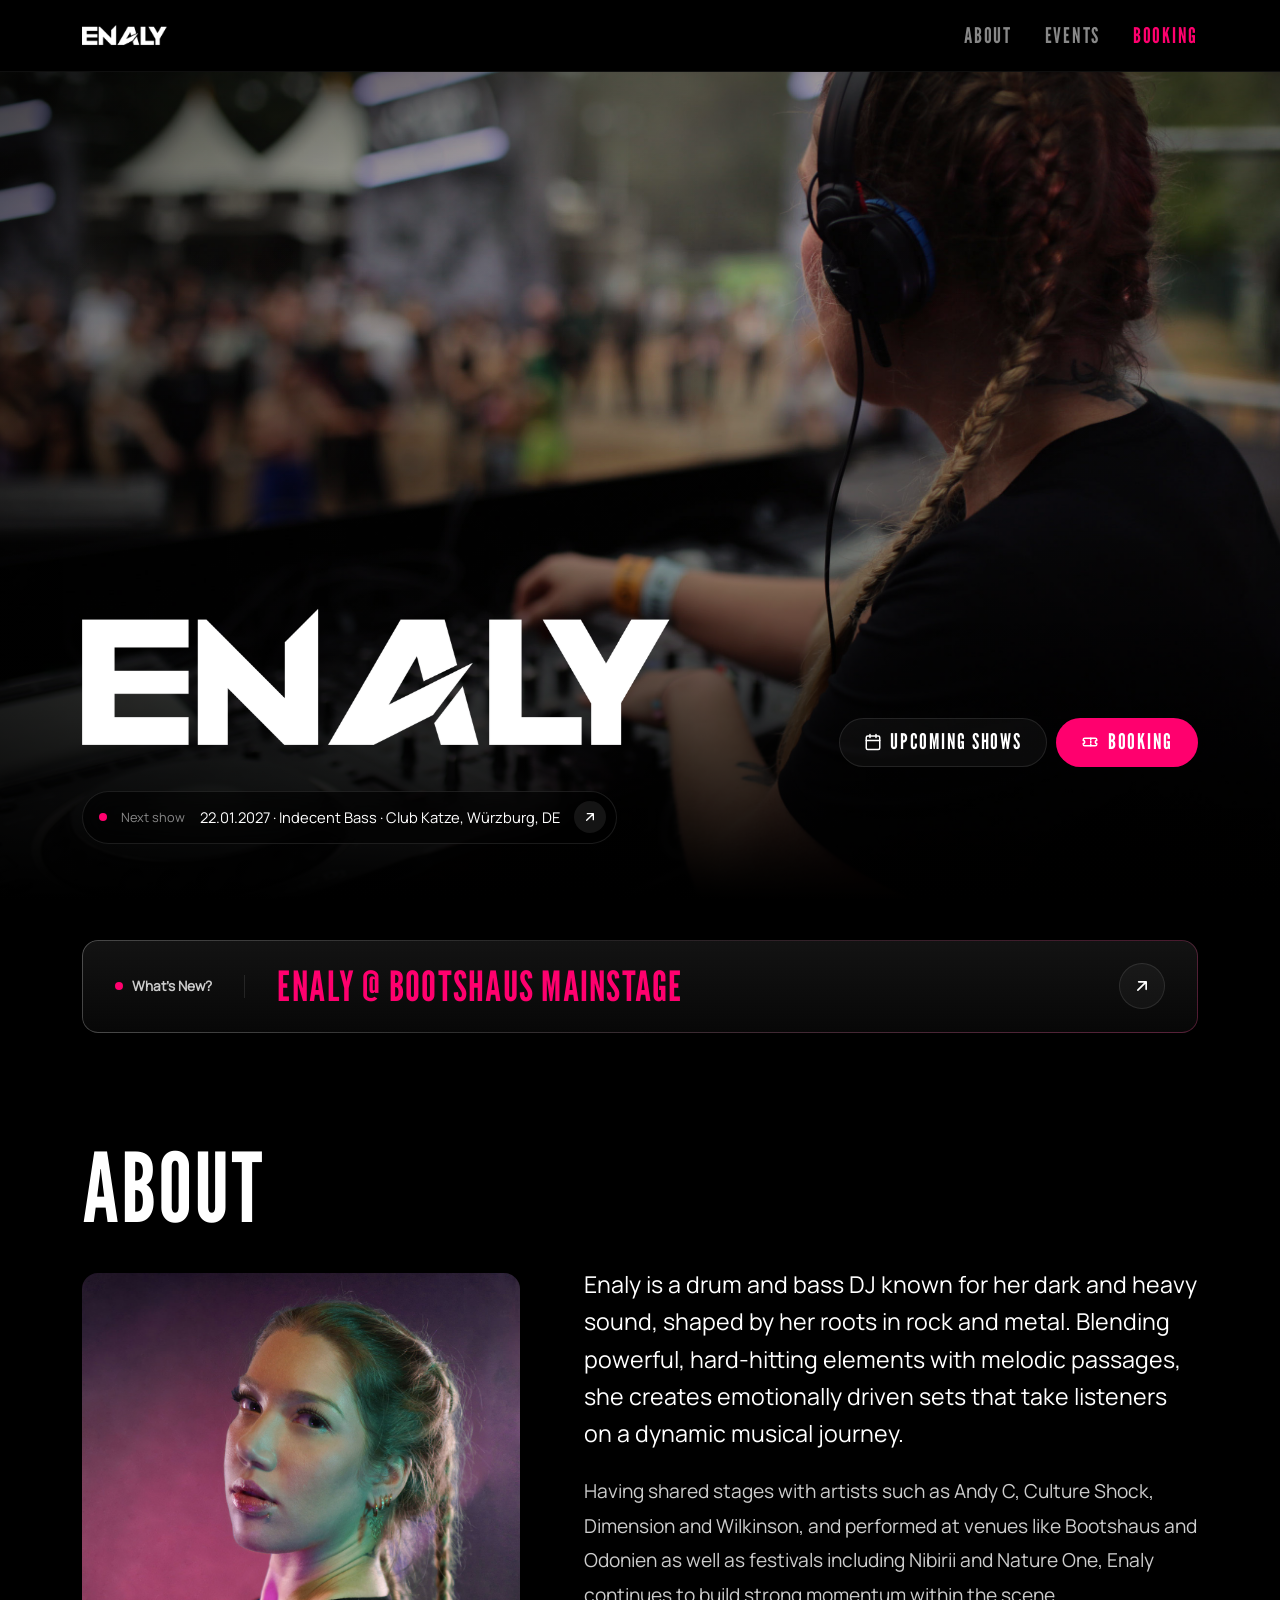
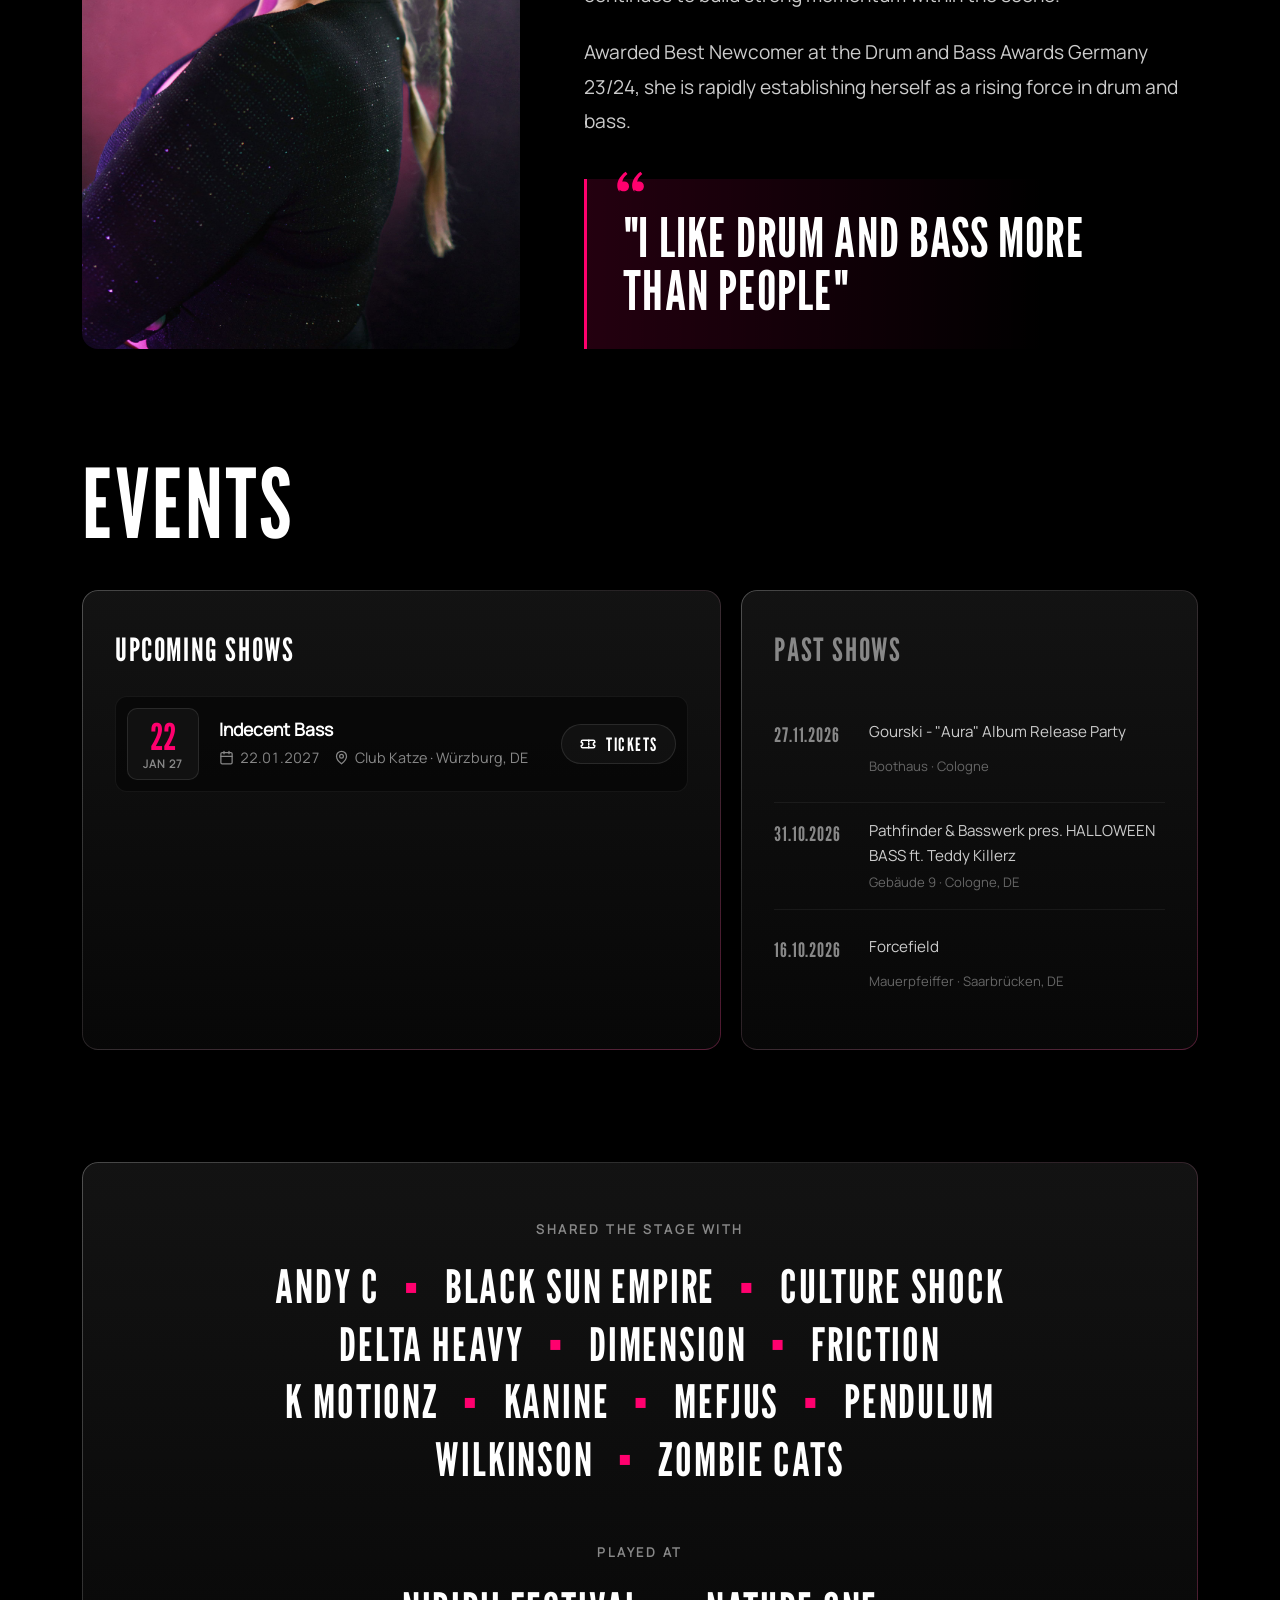
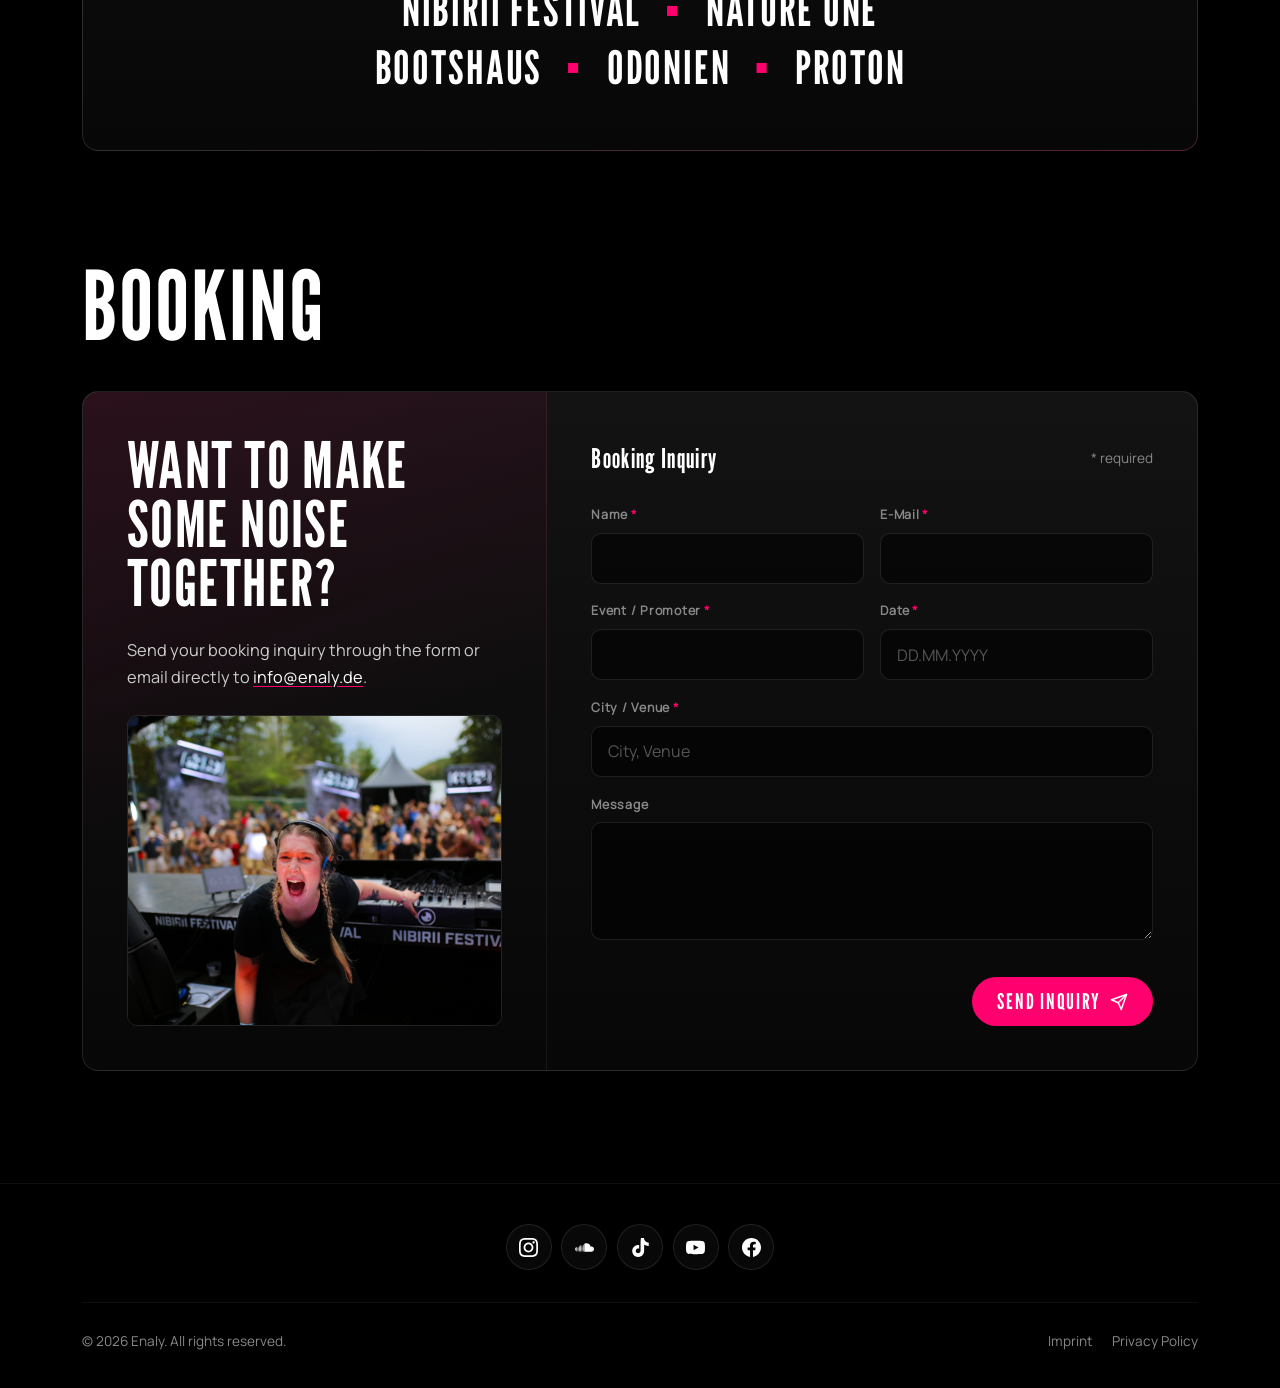
<file: index.html>
<!DOCTYPE html>
<!--
  Enaly · enaly.de
  Design & development: Florian Miltz (FLOWZ) · https://iamflowz.de
-->
<html lang="en">
<head>
  <meta charset="UTF-8"/>
  <meta name="viewport" content="width=device-width, initial-scale=1.0, viewport-fit=cover"/>
  <meta name="author" content="Florian Miltz (FLOWZ)">
  <link rel="author" href="/humans.txt">

  <title>Enaly · Drum & Bass DJ</title>
  <meta name="description" content="Official Website of Enaly. Drum & Bass DJ from Germany." />
  <meta name="theme-color" content="#000000" />
  <link rel="canonical" href="https://enaly.de/" />

  <!-- Favicon (white lightning) -->
  <link rel="icon" href="/favicon.ico" sizes="any">
  <link rel="icon" href="/favicon.svg" type="image/svg+xml">
  <link rel="apple-touch-icon" href="/apple-touch-icon.png">
  <link rel="manifest" href="/site.webmanifest">

  <!-- Open Graph & social previews -->
  <meta property="og:title" content="Enaly · Drum & Bass DJ" />
  <meta property="og:description" content="Official Website of Enaly. Dark & Heavy Drum & Bass DJ." />
  <meta property="og:url" content="https://enaly.de" />
  <meta property="og:image" content="https://enaly.de/assets/og-image.jpg" />
  <meta property="og:image:width" content="1200" />
  <meta property="og:image:height" content="630" />
  <meta property="og:image:alt" content="Enaly · Drum &amp; Bass DJ" />
  <meta property="og:type" content="website" />
  <meta property="og:site_name" content="Enaly" />

  <meta name="twitter:card" content="summary_large_image">
  <meta name="twitter:title" content="Enaly · Drum & Bass DJ">
  <meta name="twitter:description" content="Official Website of Enaly. Dark & Heavy Drum & Bass DJ.">
  <meta name="twitter:image" content="https://enaly.de/assets/og-image.jpg">

  <!-- Preload brand fonts -->
  <link rel="preload" href="fonts/league-gothic-v13-latin-regular.woff2" as="font" type="font/woff2" crossorigin>
  <link rel="preload" href="fonts/manrope-v20-latin-regular.woff2" as="font" type="font/woff2" crossorigin>

  <!-- Cloudflare Turnstile (spam protection) is loaded by js/booking-form.js only when someone uses the form -->

  <!-- Structured data -->
  <script type="application/ld+json">
  {
    "@context": "https://schema.org",
    "@type": "MusicGroup",
    "name": "Enaly",
    "url": "https://enaly.de",
    "image": "https://enaly.de/assets/seo.jpg",
    "genre": ["Drum & Bass", "Neurofunk", "Heavy D&B"],
    "sameAs": [
      "https://www.instagram.com/enaly",
      "https://www.soundcloud.com/enaly_dnb",
      "https://www.tiktok.com/@enaly.dnb",
      "https://www.youtube.com/@enalymusic",
      "https://www.facebook.com/enalydnb"
    ]
  }
  </script>

  <link rel="stylesheet" href="css/enaly.css?v=20261106a">


  <!-- Start loading content.json right away: it says which images to show,
       so no old/default picture flashes up before the chosen one -->
  <script>
    window.enalyContent = fetch('data/content.json?t=' + Date.now(), { cache: 'no-store' })
      .then(function (r) { return r.ok ? r.json() : null; })
      .catch(function () { return null; });
  </script>

  <style>

    /* images chosen in the admin dashboard: invisible until the right picture has loaded */
    img[data-dynamic] { opacity: 0; transition: opacity 0.5s ease; }
    img[data-dynamic].is-loaded { opacity: 1; }
    /* ==================== HOME · page layout ==================== */
    section[id] { scroll-margin-top: calc(var(--nav-h) + 1.5rem); }

    .section { padding: clamp(4rem, 9vw, 7rem) 0 0; }

    .section-head {
      display: flex;
      align-items: flex-end;
      justify-content: space-between;
      gap: 1.5rem;
      flex-wrap: wrap;
      margin-bottom: clamp(1.75rem, 4vw, 2.75rem);
    }
    .section-heading {
      font-family: var(--font-display);
      font-weight: 400;
      font-size: clamp(3.2rem, 8vw, 6rem);
      line-height: 0.88;
      letter-spacing: 0.02em;
      text-transform: uppercase;
    }
    /* ---------- HERO ---------- */
    .hero {
      position: relative;
      min-height: min(100svh, 920px);
      display: flex;
      align-items: flex-end;
      overflow: hidden;
      isolation: isolate;
    }
    .hero-media {
      position: absolute;
      inset: 0;
      z-index: -2;
    }
    .hero-media picture { display: block; width: 100%; height: 100%; }
    .hero-media img {
      width: 100%;
      height: 100%;
      object-fit: cover;
      object-position: center 35%;
      transform: scale(1.04);
      animation: heroIn 1.6s cubic-bezier(.2,.7,.2,1) both;
    }
    .hero::after {
      content: "";
      position: absolute;
      inset: 0;
      z-index: -1;
      background:
        linear-gradient(180deg, rgba(0,0,0,0.55) 0%, rgba(0,0,0,0.05) 30%, rgba(0,0,0,0.35) 60%, #000 100%),
        linear-gradient(90deg, rgba(0,0,0,0.55) 0%, transparent 55%);
    }
    @keyframes heroIn {
      from { transform: scale(1.12); }
      to   { transform: scale(1.04); }
    }

    .hero-inner {
      width: 100%;
      padding-top: calc(var(--nav-h) + 3rem);
      padding-bottom: clamp(2rem, 5vw, 3.5rem);
    }

    .hero-bottom {
      display: flex;
      align-items: flex-end;
      justify-content: space-between;
      gap: 1.5rem 2rem;
      flex-wrap: wrap;
    }
    .hero-logo { margin: 0; line-height: 0; animation: rise 1100ms 150ms cubic-bezier(.2,.7,.2,1) both; }
    .hero-logo img {
      width: clamp(220px, 52vw, 720px);
      height: auto;
      filter: brightness(0) invert(1);
    }
    .hero-actions { animation: rise 900ms 400ms cubic-bezier(.2,.7,.2,1) both; }
    .hero-actions { display: flex; gap: 0.6rem; flex-wrap: wrap; }

    .next-show {
      display: none;
      margin-top: 1.5rem;
      align-items: center;
      gap: 0.9rem;
      padding: 0.6rem 0.6rem 0.6rem 1rem;
      border-radius: var(--radius-pill);
      background: rgba(0,0,0,0.6);
      border: 1px solid var(--glass-border);
      backdrop-filter: blur(16px);
      -webkit-backdrop-filter: blur(16px);
      text-decoration: none;
      max-width: 100%;
      cursor: pointer;
      transition: border-color var(--transition-fast), background var(--transition-fast);
    }
    .next-show.is-ready { display: inline-flex; }
    .next-show:hover { border-color: var(--pink-line); background: rgba(0,0,0,0.8); }
    .next-show .pulse {
      width: 8px; height: 8px; border-radius: 50%;
      background: var(--pink);
      box-shadow: 0 0 0 0 rgba(255,0,110,0.6);
      animation: pulse 2s infinite;
      flex-shrink: 0;
    }
    .next-show .ns-label { font-size: 0.8rem; color: var(--text-secondary); white-space: nowrap; }
    .next-show .ns-text {
      font-size: 0.92rem;
      color: var(--text-primary);
      white-space: nowrap;
      overflow: hidden;
      text-overflow: ellipsis;
      min-width: 0;
    }
    .next-show .ns-arrow {
      width: 32px; height: 32px; border-radius: 50%;
      display: inline-flex; align-items: center; justify-content: center;
      background: rgba(255,255,255,0.08);
      flex-shrink: 0;
    }
    .next-show .ns-arrow svg { width: 16px; height: 16px; }
    @keyframes pulse {
      0% { box-shadow: 0 0 0 0 rgba(255,0,110,0.6); }
      70% { box-shadow: 0 0 0 10px rgba(255,0,110,0); }
      100% { box-shadow: 0 0 0 0 rgba(255,0,110,0); }
    }
    @keyframes rise {
      from { opacity: 0; transform: translateY(24px); }
      to   { opacity: 1; transform: none; }
    }

    /* ---------- WHAT'S NEW ---------- */
    .whats-new-wrap { margin-top: clamp(1.5rem, 4vw, 2.5rem); }
    .whats-new {
      display: grid;
      grid-template-columns: auto minmax(0, 1fr) auto;
      align-items: center;
      gap: clamp(0.9rem, 3vw, 2rem);
      padding: clamp(1rem, 2.5vw, 1.4rem) clamp(1.1rem, 3vw, 2rem);
      text-decoration: none;
      transition: border-color var(--transition-fast), background var(--transition-fast), transform var(--transition-fast);
    }
    a.whats-new { cursor: pointer; }
    a.whats-new:hover { transform: translateY(-2px); }
    a.whats-new:hover .wn-arrow { background: var(--pink); color: #fff; border-color: var(--pink); }
    .wn-label {
      display: inline-flex;
      align-items: center;
      gap: 0.55rem;
      font-size: 0.85rem;
      font-weight: 600;
      color: var(--text-muted);
      white-space: nowrap;
      padding-right: clamp(0.9rem, 3vw, 2rem);
      border-right: 1px solid var(--glass-border);
    }
    .wn-label .pulse {
      width: 8px; height: 8px; border-radius: 50%;
      background: var(--pink);
      animation: pulse 2s infinite;
    }
    .wn-headline {
      font-family: var(--font-display);
      font-weight: 400;
      font-size: clamp(1.7rem, 3.4vw, 2.6rem);
      line-height: 1;
      letter-spacing: 0.03em;
      text-transform: uppercase;
      color: var(--pink);
      overflow-wrap: anywhere;
    }
    .wn-arrow {
      width: 46px; height: 46px; border-radius: 50%;
      display: inline-flex; align-items: center; justify-content: center;
      border: 1px solid var(--glass-border);
      background: rgba(255,255,255,0.04);
      color: var(--text-primary);
      transition: background var(--transition-fast), color var(--transition-fast), border-color var(--transition-fast);
    }
    .wn-arrow svg { width: 20px; height: 20px; }
    @media (max-width: 600px) {
      .whats-new { grid-template-columns: minmax(0, 1fr) auto; }
      .wn-label { grid-column: 1 / -1; border-right: none; padding-right: 0; }
      .wn-arrow { width: 40px; height: 40px; }
    }

    /* ---------- Ticket status (doorsale / sold out) ---------- */
    .ticket-cell { display: flex; gap: 0.5rem; flex-wrap: wrap; justify-content: flex-end; }
    .btn.is-static { cursor: default; }
    .btn.is-static:hover { background: rgba(255,255,255,0.04); border-color: var(--glass-border); }
    /* Sold Out: same pill as Tickets/Doorsale, in pink, not clickable */
    .btn.sold-out,
    .btn.sold-out:hover {
      color: var(--pink);
      background: var(--pink-soft);
      border-color: var(--pink-line);
    }
    @media (max-width: 600px) {
      .ticket-cell { justify-content: center; }
    }

    /* ---------- ABOUT ---------- */
    .about-grid {
      display: grid;
      grid-template-columns: minmax(0, 5fr) minmax(0, 7fr);
      gap: clamp(2rem, 5vw, 4.5rem);
      align-items: stretch;
    }
    /* Desktop: photo is exactly as tall as the text column (top and bottom flush), no scrolling along */
    .portrait-frame {
      position: relative;
      margin: 0;
      min-height: 420px;
    }
    .portrait-frame img {
      position: absolute;
      inset: 0;
      width: 100%;
      height: 100%;
      object-fit: cover;
      object-position: center 25%;
      border-radius: var(--radius-card);
    }
    .about-text > :last-child { margin-bottom: 0; }
    .about-body > :first-child { margin-top: -0.3em; } /* cancels the line spacing above the first line → text starts level with the photo */

    .about-text p {
      font-size: clamp(1.05rem, 1.5vw, 1.2rem);
      line-height: 1.8;
      color: var(--text-muted);
      margin-bottom: 1.4rem;
      max-width: 62ch;
    }
    .about-body > p:first-child {
      font-size: clamp(1.2rem, 2vw, 1.45rem);
      line-height: 1.6;
      color: var(--text-primary);
    }
    /* formatting from the admin editor */
    .about-body b { color: var(--text-primary); font-weight: 700; }
    .about-body i { font-style: italic; }
    .about-body u { text-decoration: underline; text-underline-offset: 4px; text-decoration-thickness: 1px; }
    .about-body .fs-s { font-size: 0.85em; }
    .about-body .fs-l { font-size: 1.25em; line-height: 1.45; }
    .about-body .fs-xl { font-size: 1.6em; line-height: 1.3; }
    .about-body ul, .about-body ol {
      margin: 0 0 1.4rem 1.4rem;
      max-width: 62ch;
      font-size: clamp(1.05rem, 1.5vw, 1.2rem);
      line-height: 1.8;
      color: var(--text-muted);
    }
    .about-text .placeholder { color: var(--text-secondary); }

    .quote-box {
      position: relative;
      margin-top: 2.5rem;
      padding: 2rem 2rem 2rem 2.25rem;
      border-left: 3px solid var(--pink);
      background: linear-gradient(90deg, var(--pink-soft), transparent 75%);
      border-radius: 0 var(--radius-card) var(--radius-card) 0;
    }
    .quote-box svg {
      position: absolute;
      top: -0.9rem;
      left: 1.6rem;
      width: 34px;
      height: 34px;
      color: var(--pink);
    }
    .quote-box blockquote {
      font-family: var(--font-display);
      font-weight: 400;
      font-size: clamp(2.2rem, 4.5vw, 3.4rem);
      line-height: 0.98;
      letter-spacing: 0.02em;
      text-transform: uppercase;
      color: var(--text-primary);
    }

    /* ---------- EVENTS ---------- */
    .events-layout {
      display: grid;
      grid-template-columns: minmax(0, 7fr) minmax(0, 5fr); /* wider Past column → less wrapping, less height */
      gap: 1.25rem;
      align-items: stretch; /* Upcoming + Past boxes always equally tall */
    }
    .panel { padding: clamp(1.25rem, 3vw, 2rem); }
    .panel-head {
      display: flex;
      align-items: center;
      justify-content: space-between;
      gap: 1rem;
      margin-bottom: 1.25rem;
    }
    .panel-title {
      font-family: var(--font-display);
      font-weight: 400;
      font-size: 2rem;
      letter-spacing: 0.05em;
      text-transform: uppercase;
    }
    .panel-title.muted { color: var(--text-secondary); }

    .event-list { display: grid; gap: 0.6rem; grid-auto-rows: 1fr; } /* all event cards as tall as the tallest */
    .event-card.is-extra { display: none; }
    /* expanded list: Past box keeps its own height and travels along while scrolling */
    .events-layout.is-expanded { align-items: start; }
    .events-layout.is-expanded .past-panel { position: sticky; top: calc(var(--nav-h) + 1.25rem); }
    .event-list.is-expanded .event-card.is-extra { display: grid; }
    .show-all { margin-top: 0.75rem; width: 100%; }
    .show-all[hidden] { display: none; }
    .show-all svg { transition: transform var(--transition-fast); }
    .show-all[aria-expanded="true"] svg { transform: rotate(180deg); }
    .event-card {
      display: grid;
      grid-template-columns: 72px minmax(0, 1fr) auto;
      gap: 1.25rem;
      align-items: center;
      padding: 0.7rem;
      border-radius: calc(var(--radius-card) - 4px);
      background: rgba(0,0,0,0.45);
      border: 1px solid var(--hairline);
      transition: border-color var(--transition-fast), background var(--transition-fast), transform var(--transition-fast);
    }
    .event-card:hover {
      border-color: var(--pink-line);
      background: rgba(255,0,110,0.05);
      transform: translateX(4px);
    }
    .date-block {
      display: flex;
      flex-direction: column;
      align-items: center;
      justify-content: center;
      aspect-ratio: 1;
      border-radius: var(--radius-inner);
      background: var(--bg-surface-accent);
      border: 1px solid var(--glass-border);
      line-height: 1;
    }
    .date-block .d {
      font-family: var(--font-display);
      font-size: 2.3rem;
      color: var(--pink);
    }
    .date-block .my {
      font-size: 0.7rem;
      font-weight: 700;
      letter-spacing: 0.1em;
      color: var(--text-secondary);
      margin-top: 0.15rem;
    }
    .date-block .raw {
      font-family: var(--font-display);
      font-size: 1.1rem;
      color: var(--pink);
      text-align: center;
      padding: 0 0.3rem;
    }
    .event-info { min-width: 0; }
    .event-title {
      font-size: 1.1rem;
      font-weight: 600;
      line-height: 1.35;
      margin-bottom: 0.3rem;
      overflow-wrap: anywhere;
    }
    .event-meta {
      display: flex;
      flex-wrap: wrap;
      align-items: center;
      gap: 0.25rem 0.9rem;
      font-size: 0.9rem;
      color: var(--text-secondary);
    }
    .event-meta span { display: inline-flex; align-items: center; gap: 0.35rem; }
    .event-meta svg { width: 15px; height: 15px; flex-shrink: 0; }
    .event-full-date { font-variant-numeric: tabular-nums; }

    .empty-state {
      display: flex;
      align-items: center;
      gap: 1rem;
      padding: 1.5rem;
      border-radius: calc(var(--radius-card) - 4px);
      border: 1px dashed var(--glass-border);
      color: var(--text-secondary);
      font-size: 0.95rem;
    }
    .empty-state svg { width: 22px; height: 22px; color: var(--pink); flex-shrink: 0; }

    .past-list { list-style: none; display: grid; }
    .past-item {
      display: grid;
      grid-template-columns: 4.9rem minmax(0, 1fr); /* fixed date column → titles line up */
      gap: 0.25rem 1rem;
      align-content: center;
      padding: 0.95rem 0;
      border-bottom: 1px solid var(--hairline);
    }
    .past-item:last-child { border-bottom: none; padding-bottom: 0; }
    /* Desktop: the Past shows share the box height evenly, so there is no empty block at the bottom */
    @media (min-width: 981px) {
      .past-panel { display: flex; flex-direction: column; }
      .past-list { flex: 1; grid-auto-rows: 1fr; }
      .past-list.is-single { grid-auto-rows: auto; align-content: start; }
      .past-item:last-child { padding-bottom: 0.95rem; }
    }
    .past-date {
      font-family: var(--font-display);
      font-size: 1.25rem;
      letter-spacing: 0.04em;
      color: var(--text-secondary);
      font-variant-numeric: tabular-nums;
    }
    .past-title { font-size: 0.95rem; color: var(--text-muted); overflow-wrap: anywhere; }
    .past-loc { grid-column: 2; font-size: 0.82rem; color: #666; }

    /* ---------- REFERENCES ---------- */
    .refs { padding-top: clamp(4rem, 9vw, 7rem); }
    .refs-panel {
      text-align: center;
      padding: clamp(2rem, 5vw, 3.5rem) clamp(1rem, 4vw, 3rem);
    }
    .ref-block + .ref-block { margin-top: clamp(2.25rem, 5vw, 3.5rem); }
    .ref-label {
      font-size: 0.8rem;
      font-weight: 600;
      letter-spacing: 0.2em;
      text-transform: uppercase;
      color: var(--text-secondary);
      margin-bottom: 1.25rem;
    }
    /* One row per line from the admin; squares only between comma-separated names of the same line */
    .ref-block { container-type: inline-size; }
    .ref-list {
      --ref-max: clamp(1.7rem, 3.6vw, 3.2rem);
      list-style: none;
      display: flex;
      flex-direction: column;
      align-items: center;
      gap: 0.1em;
      max-width: 1000px;
      margin: 0 auto;
      font-family: var(--font-display);
      font-size: var(--ref-max);
      /* as big as allowed, but never wider than the box (row width in em is measured once by JS) */
      font-size: min(var(--ref-max), calc(97cqi / var(--row-em, 1)));
      line-height: 1.15;
      letter-spacing: 0.04em;
      text-transform: uppercase;
      color: var(--text-primary);
    }
    .ref-row {
      display: flex;
      flex-wrap: nowrap; /* rows stay exactly as entered; JS scales the font so the widest row fits */
      justify-content: center;
      gap: 0.1em 0.55em;
    }
    .ref-item {
      display: inline-flex;
      align-items: center;
      white-space: nowrap;
      transition: color var(--transition-fast);
    }
    .ref-item:not(:last-child)::after {
      content: "■";
      margin-left: 1.2em; /* = 0.55em of the name size, same as the gap after it */
      font-size: 0.45em;
      color: var(--pink);
    }
    /* Phones: same rows and squares as desktop, tighter spacing; JS scales the font to fit */
    @media (max-width: 600px) {
      .refs-panel { padding-left: 0.75rem; padding-right: 0.75rem; }
      .ref-list { --ref-max: 1.75rem; gap: 0.2em; }
      .ref-row { gap: 0.1em 0.5em; }
      .ref-item:not(:last-child)::after { margin-left: 1.1em; } /* = 0.5em of the name size */
    }
    /* Safety net: never smaller than 15px – a very long row then wraps instead of shrinking further */
    .ref-list { font-size: max(15px, min(var(--ref-max), calc(97cqi / var(--row-em, 1)))); }
    .ref-row { flex-wrap: wrap; }

    /* ---------- BOOKING ---------- */
    .booking-panel {
      display: grid;
      grid-template-columns: minmax(0, 5fr) minmax(0, 7fr);
      overflow: hidden;
    }
    .booking-left {
      position: relative;
      display: flex;
      flex-direction: column;
      gap: 1.5rem;
      padding: clamp(1.5rem, 4vw, 2.75rem);
      border-right: 1px solid var(--hairline);
      background: linear-gradient(160deg, rgba(255,0,110,0.10), transparent 55%);
    }
    .booking-left h3 {
      font-family: var(--font-display);
      font-weight: 400;
      font-size: clamp(2.8rem, 5vw, 4.2rem);
      line-height: 0.92;
      letter-spacing: 0.02em;
      text-transform: uppercase;
    }
    .booking-left p { color: var(--text-muted); font-size: 1.02rem; max-width: 40ch; }
    .booking-left p a {
      color: var(--text-primary);
      text-decoration: underline;
      text-decoration-color: var(--pink);
      text-underline-offset: 3px;
      transition: color var(--transition-fast);
    }
    .booking-left p a:hover { color: var(--pink); }
    .booking-working-img {
      flex: 1 1 0;          /* fills the rest of the column, so the photo ends level with the form */
      min-height: 220px;
      width: 100%;
      object-fit: cover;
      border-radius: var(--radius-inner);
      border: 1px solid var(--glass-border);
    }

    .booking-form {
      padding: clamp(1.5rem, 4vw, 2.75rem);
      display: grid;
      grid-template-columns: 1fr 1fr;
      gap: 1.1rem 1rem;
      align-content: start;
    }
    .booking-form .span-2 { grid-column: 1 / -1; }
    .form-intro {
      grid-column: 1 / -1;
      display: flex;
      align-items: center;
      justify-content: space-between;
      gap: 1rem;
      margin-bottom: 0.4rem;
      font-size: 0.85rem;
      color: var(--text-secondary);
    }
    .form-intro strong {
      font-family: var(--font-display);
      font-weight: 400;
      font-size: 1.7rem;
      letter-spacing: 0.05em;
      color: var(--text-primary);
    }
    .form-actions {
      grid-column: 1 / -1;
      display: flex;
      align-items: flex-end; /* Send button sits on the bottom edge of the form */
      justify-content: space-between;
      gap: 1rem;
      flex-wrap: wrap;
      margin-top: 0.25rem;
    }
    .cf-turnstile { min-height: 65px; }

    #formStatus {
      grid-column: 1 / -1;
      display: none;
      align-items: flex-start;
      gap: 0.7rem;
      padding: 0.9rem 1rem;
      border-radius: var(--radius-inner);
      font-size: 0.95rem;
      line-height: 1.5;
    }
    #formStatus.is-visible { display: flex; }
    #formStatus svg { width: 20px; height: 20px; flex-shrink: 0; margin-top: 0.1rem; }
    #formStatus.success { background: rgba(0,230,118,0.08); border: 1px solid rgba(0,230,118,0.35); color: var(--green); }
    #formStatus.error { background: var(--pink-soft); border: 1px solid var(--pink-line); color: #ff5c9e; }

    .spinner {
      width: 16px; height: 16px;
      border: 2px solid rgba(255,255,255,0.35);
      border-top-color: #fff;
      border-radius: 50%;
      animation: spin 0.8s linear infinite;
    }
    @keyframes spin { to { transform: rotate(360deg); } }

    /* ---------- Responsive ---------- */
    @media (max-width: 980px) {
      .events-layout { grid-template-columns: 1fr; }
      .events-layout.is-expanded .past-panel { position: static; }
      .booking-panel { grid-template-columns: 1fr; }
      .booking-left { border-right: none; border-bottom: 1px solid var(--hairline); }
      .booking-working-img { flex: none; aspect-ratio: 16 / 9; min-height: 0; }
    }
    @media (max-width: 820px) {
      .about-grid { grid-template-columns: 1fr; }
      .portrait-frame { max-width: 520px; min-height: 0; }
      .portrait-frame img { position: static; height: auto; }
      .about-text { order: -1; }
    }
    @media (max-width: 600px) {
      /* Mobile: header image in its natural aspect ratio (nothing cropped), logo + buttons below */
      .hero {
        display: block;
        min-height: 0;
        padding-top: calc(var(--nav-h) + 0.75rem);
      }
      .hero-media { position: relative; inset: auto; z-index: 0; }
      .hero-media picture { display: block; }
      .hero-media img {
        height: auto;
        max-height: 78svh;
        object-fit: cover;
        transform: none;
        animation: none;
      }
      .hero::after { display: none; }
      .hero-media::after {
        content: "";
        position: absolute;
        left: 0; right: 0; bottom: 0;
        height: 35%;
        background: linear-gradient(180deg, transparent, #000);
      }
      .hero-inner { position: relative; z-index: 1; margin-top: -2.5rem; padding-top: 0; }
      .hero-logo img { width: min(78vw, 360px); }
      .hero-actions { width: 100%; }
      /* Next show: same width as the two buttons above, no logo indent */
      .next-show.is-ready { display: flex; width: 100%; }
      .next-show.is-ready { display: flex; width: 100%; }
      .next-show .ns-text { flex: 1; }
      .hero-actions .btn { flex: 1 1 auto; }
      .event-list { grid-auto-rows: auto; }
      .event-card { grid-template-columns: 64px minmax(0, 1fr); gap: 0.9rem; }
      .event-card .ticket-cell { grid-column: 1 / -1; }
      .event-card .ticket-cell .btn { width: 100%; }
      .date-block .d { font-size: 2.1rem; }
      .booking-form { grid-template-columns: 1fr; }
      .quote-box { padding: 1.75rem 1.25rem 1.5rem 1.5rem; }
      .next-show .ns-label { display: none; }
    }
    @media (prefers-reduced-motion: reduce) {
    }
  </style>
</head>
<body id="top">
  <a href="#main" class="skip-link">Skip to content</a>
  <div class="ambient" aria-hidden="true"></div>

  <!-- ==================== NAVIGATION ==================== -->
  <nav class="site-nav" aria-label="Main">
    <a href="/" class="nav-logo" aria-label="Enaly Home"><img src="assets/logo.png" alt="Enaly Logo" class="nav-logo-img"></a>

    <div class="nav-right">
      <ul class="nav-links">
        <li><a href="#about" class="nav-link">About</a></li>
        <li><a href="#events" class="nav-link">Events</a></li>
        <li><a href="#booking" class="nav-link">Booking</a></li>
      </ul>
      <button class="nav-toggle" type="button" aria-expanded="false" aria-controls="navSheet" aria-label="Open menu">
        <svg class="icon-open" viewBox="0 0 24 24" fill="none" stroke="currentColor" stroke-width="2" stroke-linecap="round" aria-hidden="true"><path d="M4 7h16M4 12h16M4 17h10"/></svg>
        <svg class="icon-close" viewBox="0 0 24 24" fill="none" stroke="currentColor" stroke-width="2" stroke-linecap="round" aria-hidden="true"><path d="M6 6l12 12M18 6 6 18"/></svg>
      </button>
    </div>
  </nav>
  <div class="nav-sheet" id="navSheet">
    <ul>
      <li><a href="#about" class="nav-link">About <svg viewBox="0 0 24 24" fill="none" stroke="currentColor" stroke-width="2" stroke-linecap="round" stroke-linejoin="round" aria-hidden="true"><path d="M5 12h14M13 6l6 6-6 6"/></svg></a></li>
      <li><a href="#events" class="nav-link">Events <svg viewBox="0 0 24 24" fill="none" stroke="currentColor" stroke-width="2" stroke-linecap="round" stroke-linejoin="round" aria-hidden="true"><path d="M5 12h14M13 6l6 6-6 6"/></svg></a></li>
      <li><a href="#booking" class="nav-link">Booking <svg viewBox="0 0 24 24" fill="none" stroke="currentColor" stroke-width="2" stroke-linecap="round" stroke-linejoin="round" aria-hidden="true"><path d="M5 12h14M13 6l6 6-6 6"/></svg></a></li>
    </ul>
  </div>

  <!-- ==================== HERO ==================== -->
  <header class="hero">
    <div class="hero-media">
      <picture>
        <!-- Mobile header (admin: Images / Layout → Header Banner Image · Mobile); breakpoint matches the mobile hero layout -->
        <source id="imgHeaderMobile" media="(max-width: 600px)">
        <img id="imgHeader" alt="Enaly Stage" fetchpriority="high" data-dynamic>
      </picture>
    </div>
    <div class="container hero-inner">
      <div class="hero-bottom">
        <h1 class="hero-logo"><img src="assets/logo.png" alt="Enaly" width="720" height="144"></h1>
        <div class="hero-actions">
          <a href="#events" class="btn btn-ghost">
            <svg viewBox="0 0 24 24" fill="none" stroke="currentColor" stroke-width="2" stroke-linecap="round" stroke-linejoin="round" aria-hidden="true"><rect x="3" y="4" width="18" height="18" rx="2"/><path d="M16 2v4M8 2v4M3 10h18"/></svg>
            Upcoming Shows
          </a>
          <a href="/booking" class="btn btn-primary">
            <svg viewBox="0 0 24 24" fill="none" stroke="currentColor" stroke-width="2" stroke-linecap="round" stroke-linejoin="round" aria-hidden="true"><path d="M3 9a2 2 0 0 1 2-2h14a2 2 0 0 1 2 2v1a2 2 0 0 0 0 4v1a2 2 0 0 1-2 2H5a2 2 0 0 1-2-2v-1a2 2 0 0 0 0-4Z"/><path d="M13 7v2M13 15v2M13 11v2"/></svg>
            Booking
          </a>
        </div>
      </div>

      <a href="#events" class="next-show" id="nextShow" aria-live="polite">
        <span class="pulse" aria-hidden="true"></span>
        <span class="ns-label">Next show</span>
        <span class="ns-text" id="nextShowText"></span>
        <span class="ns-arrow" aria-hidden="true"><svg viewBox="0 0 24 24" fill="none" stroke="currentColor" stroke-width="2" stroke-linecap="round" stroke-linejoin="round"><path d="M7 17 17 7M8 7h9v9"/></svg></span>
      </a>
    </div>
  </header>

  <main id="main">

    <!-- ==================== WHAT'S NEW (toggle + texts in admin) ==================== -->
    <div class="container whats-new-wrap" id="whatsNew" hidden></div>

    <!-- ==================== ABOUT ==================== -->
    <section class="section" id="about">
      <div class="container">
        <div class="section-head reveal">
          <h2 class="section-heading">About</h2>
        </div>

        <div class="about-grid">
          <figure class="portrait-frame reveal">
            <img id="imgAbout" alt="Enaly Portrait" data-dynamic>
          </figure>

          <div class="about-text reveal" id="aboutTextContainer">
            <p class="placeholder">Loading bio…</p>
            <div class="quote-box">
              <svg viewBox="0 0 24 24" fill="currentColor" aria-hidden="true"><path d="M4.6 19.5c-1-1-1.6-2.4-1.6-4.3 0-3.6 2.3-7 5.9-9.7l1.3 1.6c-2.2 1.8-3.4 3.6-3.6 5.4.4-.1.8-.2 1.3-.2 2 0 3.4 1.4 3.4 3.4 0 2.1-1.6 3.6-3.6 3.6-1.1 0-2.2-.4-3.1-1.2Zm10.5 0c-1-1-1.6-2.4-1.6-4.3 0-3.6 2.3-7 5.9-9.7l1.3 1.6c-2.2 1.8-3.4 3.6-3.6 5.4.4-.1.8-.2 1.3-.2 2 0 3.4 1.4 3.4 3.4 0 2.1-1.6 3.6-3.6 3.6-1.1 0-2.2-.4-3.1-1.2Z"/></svg>
              <blockquote>"I like drum and bass more than people"</blockquote>
            </div>
          </div>
        </div>
      </div>
    </section>

    <!-- ==================== EVENTS ==================== -->
    <section class="section" id="events">
      <div class="container">
        <div class="section-head reveal">
          <h2 class="section-heading">Events</h2>
        </div>

        <div class="events-layout">
          <div class="panel glass reveal">
            <div class="panel-head">
              <h3 class="panel-title">Upcoming Shows</h3>
            </div>
            <div class="event-list" id="upcomingEvents">
              <div class="empty-state">Loading shows…</div>
            </div>
            <button type="button" class="btn btn-ghost btn-sm show-all" id="showAllEvents" aria-expanded="false" aria-controls="upcomingEvents" hidden>
              <svg viewBox="0 0 24 24" fill="none" stroke="currentColor" stroke-width="2" stroke-linecap="round" stroke-linejoin="round" aria-hidden="true"><path d="m6 9 6 6 6-6"/></svg>
              <span>Show all</span>
            </button>
          </div>

          <aside class="panel glass reveal past-panel" aria-labelledby="pastTitle">
            <div class="panel-head">
              <h3 class="panel-title muted" id="pastTitle">Past Shows</h3>
            </div>
            <ul class="past-list" id="pastEvents"></ul>
          </aside>
        </div>
      </div>
    </section>

    <!-- ==================== REFERENCES ==================== -->
    <section class="refs" aria-label="References" id="refs">
      <div class="container">
        <div class="refs-panel glass reveal">
          <div class="ref-block">
            <h3 class="ref-label">Shared the stage with</h3>
            <ul class="ref-list" id="sharedStageContainer"></ul>
          </div>
          <div class="ref-block">
            <h3 class="ref-label">Played at</h3>
            <ul class="ref-list" id="selectedShowsContainer"></ul>
          </div>
        </div>
      </div>
    </section>

    <!-- ==================== BOOKING ==================== -->
    <section class="section" id="booking">
      <div class="container">
        <div class="section-head reveal">
          <h2 class="section-heading">Booking</h2>
        </div>

        <div class="booking-panel glass reveal">
          <div class="booking-left">
            <h3>Want to make some noise together?</h3>
            <p>Send your booking inquiry through the form or email directly to <a href="mailto:info@enaly.de">info@enaly.de</a>.</p>
            <img id="imgWorking" alt="Enaly Working DJ Set" class="booking-working-img" data-dynamic>
          </div>

          <form id="bookingForm" class="booking-form" novalidate>
            <div class="form-intro">
              <strong>Booking Inquiry</strong>
              <span>* required</span>
            </div>

            <div class="field">
              <label for="f-name">Name<span class="req">*</span></label>
              <input id="f-name" type="text" name="name" autocomplete="name" required>
            </div>
            <div class="field">
              <label for="f-email">E-Mail<span class="req">*</span></label>
              <input id="f-email" type="email" name="email" autocomplete="email" required>
            </div>
            <div class="field">
              <label for="f-event">Event / Promoter<span class="req">*</span></label>
              <input id="f-event" type="text" name="event" required>
            </div>
            <div class="field">
              <label for="f-date">Date<span class="req">*</span></label>
              <input id="f-date" type="text" name="date" placeholder="DD.MM.YYYY" inputmode="numeric" required>
            </div>
            <div class="field span-2">
              <label for="f-location">City / Venue<span class="req">*</span></label>
              <input id="f-location" type="text" name="location" placeholder="City, Venue" required>
            </div>
            <div class="field span-2">
              <label for="f-message">Message</label>
              <textarea id="f-message" name="message" rows="4"></textarea>
            </div>

            <div class="form-actions">
              <!-- Cloudflare Turnstile captcha widget -->
              <div class="cf-turnstile" data-sitekey="0x4AAAAAAE1CwQInEPI7M0NS" data-theme="dark"></div>

              <button type="submit" id="submitBtn" class="btn btn-primary">
                <span class="btn-text">Send Inquiry</span>
                <svg class="icon-shift" viewBox="0 0 24 24" fill="none" stroke="currentColor" stroke-width="2" stroke-linecap="round" stroke-linejoin="round" aria-hidden="true"><path d="m22 2-7 20-4-9-9-4Z"/><path d="M22 2 11 13"/></svg>
              </button>
            </div>

            <div id="formStatus" role="status" aria-live="polite"></div>
          </form>
        </div>
      </div>
    </section>
  </main>

  <!-- ==================== FOOTER ==================== -->
  <footer class="site-footer">
    <div class="container">
      <div class="footer-inner">
        <div class="footer-top">
          <div class="footer-socials">
            <a href="https://www.instagram.com/enaly" target="_blank" rel="noopener noreferrer" class="social-icon-link" aria-label="Instagram">
              <svg viewBox="0 0 24 24" aria-hidden="true"><path d="M12 2.163c3.204 0 3.584.012 4.85.07 3.252.148 4.771 1.691 4.919 4.919.058 1.265.069 1.645.069 4.849 0 3.205-.012 3.584-.069 4.849-.149 3.225-1.664 4.771-4.919 4.919-1.266.058-1.644.07-4.85.07-3.204 0-3.584-.012-4.849-.07-3.26-.149-4.771-1.699-4.919-4.92-.058-1.265-.07-1.644-.07-4.849 0-3.204.013-3.583.07-4.849.149-3.227 1.664-4.771 4.919-4.919 1.266-.067 1.645-.069 4.849-.069zm0-2.163c-3.259 0-3.667.014-4.947.072-4.358.2-6.78 2.618-6.98 6.98-.059 1.281-.073 1.689-.073 4.948 0 3.259.014 3.668.072 4.948.2 4.358 2.618 6.78 6.98 6.98 1.281.058 1.689.072 4.948.072 3.259 0 3.668-.014 4.948-.072 4.354-.2 6.782-2.618 6.979-6.98.059-1.28.073-1.689.073-4.948 0-3.259-.014-3.667-.072-4.947-.196-4.354-2.617-6.78-6.979-6.98-1.281-.059-1.69-.073-4.949-.073zm0 5.838c-3.403 0-6.162 2.759-6.162 6.162s2.759 6.163 6.162 6.163 6.162-2.759 6.162-6.163c0-3.403-2.759-6.162-6.162-6.162zm0 10.162c-2.209 0-4-1.79-4-4 0-2.209 1.791-4 4-4s4 1.791 4 4c0 2.21-1.791 4-4 4zm6.406-11.845c-.796 0-1.441.645-1.441 1.44s.645 1.44 1.441 1.44c.795 0 1.439-.645 1.439-1.44s-.644-1.44-1.439-1.44z"/></svg>
            </a>
            <a href="https://www.soundcloud.com/enaly_dnb" target="_blank" rel="noopener noreferrer" class="social-icon-link" aria-label="SoundCloud">
              <svg viewBox="0 0 24 24" aria-hidden="true"><path d="M23.999 14.165c-.052 1.796-1.612 3.169-3.4 3.169h-8.18a.68.68 0 0 1-.675-.683V7.862a.747.747 0 0 1 .452-.724s.75-.513 2.333-.513a5.364 5.364 0 0 1 2.763.755 5.433 5.433 0 0 1 2.57 3.54c.282-.08.574-.121.868-.12.884 0 1.73.358 2.347.992s.948 1.49.922 2.373ZM10.721 8.421c.247 2.98.427 5.697 0 8.672a.264.264 0 0 1-.53 0c-.395-2.946-.22-5.718 0-8.672a.264.264 0 0 1 .53 0ZM9.072 9.448c.285 2.659.37 4.986-.006 7.655a.277.277 0 0 1-.55 0c-.331-2.63-.256-5.02 0-7.655a.277.277 0 0 1 .556 0Zm-1.663-.257c.27 2.726.39 5.171 0 7.904a.266.266 0 0 1-.532 0c-.38-2.69-.257-5.21 0-7.904a.266.266 0 0 1 .532 0Zm-1.647.77a26.108 26.108 0 0 1-.008 7.147.272.272 0 0 1-.542 0 27.955 27.955 0 0 1 0-7.147.275.275 0 0 1 .55 0Zm-1.67 1.769c.421 1.865.228 3.5-.029 5.388a.257.257 0 0 1-.514 0c-.21-1.858-.398-3.549 0-5.389a.272.272 0 0 1 .543 0Zm-1.655-.273c.388 1.897.26 3.508-.01 5.412-.026.28-.514.283-.54 0-.244-1.878-.347-3.54-.01-5.412a.283.283 0 0 1 .56 0Zm-1.668.911c.4 1.268.257 2.292-.026 3.572a.257.257 0 0 1-.514 0c-.241-1.262-.354-2.312-.023-3.572a.283.283 0 0 1 .563 0Z"/></svg>
            </a>
            <a href="https://www.tiktok.com/@enaly.dnb" target="_blank" rel="noopener noreferrer" class="social-icon-link" aria-label="TikTok">
              <svg viewBox="0 0 24 24" aria-hidden="true"><path d="M12.525.02c1.31-.02 2.61-.01 3.91-.02.08 1.53.63 3.09 1.75 4.17 1.12 1.11 2.7 1.62 4.24 1.79v4.03c-1.44-.05-2.89-.35-4.2-.97-.57-.26-1.1-.59-1.62-.93-.01 2.92.01 5.84-.02 8.75-.08 1.4-.54 2.79-1.35 3.94-1.31 1.92-3.58 3.17-5.91 3.21-1.43.08-2.86-.31-4.08-1.03-2.02-1.19-3.44-3.37-3.65-5.71-.02-.5-.03-1-.01-1.49.18-1.9 1.12-3.72 2.58-4.96 1.66-1.44 3.98-2.13 6.15-1.72.02 1.48-.04 2.96-.04 4.44-.99-.32-2.15-.23-3.02.37-.82.57-1.31 1.56-1.28 2.56.02.82.43 1.61 1.11 2.08.82.58 1.92.73 2.87.42.92-.29 1.67-.99 1.98-1.91.13-.42.18-.87.18-1.31-.02-3.7-.01-7.4-.01-11.1z"/></svg>
            </a>
            <a href="https://www.youtube.com/@enalymusic" target="_blank" rel="noopener noreferrer" class="social-icon-link" aria-label="YouTube">
              <svg viewBox="0 0 24 24" aria-hidden="true"><path d="M23.498 6.186a3.016 3.016 0 0 0-2.122-2.136C19.505 3.545 12 3.545 12 3.545s-7.505 0-9.377.505A3.017 3.017 0 0 0 .502 6.186C0 8.07 0 12 0 12s0 3.93.502 5.814a3.016 3.016 0 0 0 2.122 2.136c1.871.505 9.376.505 9.376.505s7.505 0 9.377-.505a3.015 3.015 0 0 0 2.122-2.136C24 15.93 24 12 24 12s0-3.93-.502-5.814zM9.545 15.568V8.432L15.818 12l-6.273 3.568z"/></svg>
            </a>
            <a href="https://www.facebook.com/enalydnb" target="_blank" rel="noopener noreferrer" class="social-icon-link" aria-label="Facebook">
              <svg viewBox="0 0 24 24" aria-hidden="true"><path d="M24 12.073c0-6.627-5.373-12-12-12s-12 5.373-12 12c0 5.99 4.388 10.954 10.125 11.854v-8.385H7.078v-3.47h3.047V9.43c0-3.007 1.792-4.669 4.533-4.669 1.312 0 2.686.235 2.686.235v2.953H15.83c-1.491 0-1.956.925-1.956 1.874v2.25h3.328l-.532 3.47h-2.796v8.385C19.612 23.027 24 18.062 24 12.073z"/></svg>
            </a>
          </div>
        </div>

        <div class="footer-bottom">
          <p>© 2026 Enaly. All rights reserved.</p>
          <ul class="footer-legal">
            <!-- Cookie banner hidden (no optional services): <li><a href="#" role="button" data-cookie-settings>Cookie Settings</a></li> -->
            <li><a href="imprint">Imprint</a></li>
            <li><a href="privacy-policies">Privacy Policy</a></li>
          </ul>
        </div>
      </div>
    </div>
  </footer>

  <!-- ==================== SCRIPTS ==================== -->
  <script src="js/site.js?v=20261113a"></script>
  <!-- Cookie banner hidden for now – the website sets no optional cookies. To show it again, remove this comment wrapper:
    <script src="js/cookie-banner.js?v=20261105b"></script>
  -->
  <script src="js/booking-form.js?v=20261114a"></script>
  <script src="js/richtext.js?v=20261105d"></script>

  <script>
    // ---------- Helpers ----------
    const ICONS = {
      pin: '<svg viewBox="0 0 24 24" fill="none" stroke="currentColor" stroke-width="2" stroke-linecap="round" stroke-linejoin="round" aria-hidden="true"><path d="M20 10c0 6-8 12-8 12s-8-6-8-12a8 8 0 0 1 16 0Z"/><circle cx="12" cy="10" r="3"/></svg>',
      ticket: '<svg viewBox="0 0 24 24" fill="none" stroke="currentColor" stroke-width="2" stroke-linecap="round" stroke-linejoin="round" aria-hidden="true"><path d="M3 9a2 2 0 0 1 2-2h14a2 2 0 0 1 2 2v1a2 2 0 0 0 0 4v1a2 2 0 0 1-2 2H5a2 2 0 0 1-2-2v-1a2 2 0 0 0 0-4Z"/><path d="M13 7v2M13 15v2M13 11v2"/></svg>',
      cal: '<svg viewBox="0 0 24 24" fill="none" stroke="currentColor" stroke-width="2" stroke-linecap="round" stroke-linejoin="round" aria-hidden="true"><rect x="3" y="4" width="18" height="18" rx="2"/><path d="M16 2v4M8 2v4M3 10h18"/></svg>',
      ok: '<svg viewBox="0 0 24 24" fill="none" stroke="currentColor" stroke-width="2" stroke-linecap="round" stroke-linejoin="round" aria-hidden="true"><circle cx="12" cy="12" r="10"/><path d="m8 12 3 3 5-6"/></svg>',
      err: '<svg viewBox="0 0 24 24" fill="none" stroke="currentColor" stroke-width="2" stroke-linecap="round" stroke-linejoin="round" aria-hidden="true"><circle cx="12" cy="12" r="10"/><path d="M12 8v4M12 16h.01"/></svg>',
      soldout: '<svg viewBox="0 0 24 24" fill="none" stroke="currentColor" stroke-width="2" stroke-linecap="round" stroke-linejoin="round" aria-hidden="true"><path d="M2 9a3 3 0 0 1 0 6v2a2 2 0 0 0 2 2h16a2 2 0 0 0 2-2v-2a3 3 0 0 1 0-6V7a2 2 0 0 0-2-2H4a2 2 0 0 0-2 2Z"/><path d="m9 12 2 2 4-4"/></svg>',
      door: '<svg viewBox="0 0 24 24" fill="none" stroke="currentColor" stroke-width="2" stroke-linecap="round" stroke-linejoin="round" aria-hidden="true"><path d="M13 4h3a2 2 0 0 1 2 2v14"/><path d="M2 20h3M13 20h9M10 12v.01"/><path d="M13 4.6v16.1a1 1 0 0 1-1.2 1L5 20V5.6a2 2 0 0 1 1.5-1.9l4-1A2 2 0 0 1 13 4.6Z"/></svg>',
      arrow: '<svg viewBox="0 0 24 24" fill="none" stroke="currentColor" stroke-width="2" stroke-linecap="round" stroke-linejoin="round" aria-hidden="true"><path d="M7 17 17 7M8 7h9v9"/></svg>',
      send: '<svg class="icon-shift" viewBox="0 0 24 24" fill="none" stroke="currentColor" stroke-width="2" stroke-linecap="round" stroke-linejoin="round" aria-hidden="true"><path d="m22 2-7 20-4-9-9-4Z"/><path d="M22 2 11 13"/></svg>'
    };
    const MONTHS = ['JAN','FEB','MAR','APR','MAY','JUN','JUL','AUG','SEP','OCT','NOV','DEC'];

    function escapeHtml(text) {
      return String(text || '').replace(/&/g, "&amp;").replace(/</g, "&lt;").replace(/>/g, "&gt;").replace(/"/g, "&quot;").replace(/'/g, "&#39;");
    }
    function safeUrl(url) {
      const u = String(url || '').trim();
      return /^https?:\/\//i.test(u) ? u : '';
    }


    // Show an image chosen in the dashboard; it fades in once loaded (never the old default first)
    function showImage(img, src) {
      if (!img || !src) return;
      const done = () => img.classList.add('is-loaded');
      img.addEventListener('load', done, { once: true });
      img.addEventListener('error', done, { once: true });
      img.src = src;
      if (img.complete && img.naturalWidth) done();
    }

    // ---------- Content loader (data/content.json) ----------
    async function loadContent() {
      const container = document.getElementById('aboutTextContainer');
      const quote = container.querySelector('.quote-box');
      try {
        const content = (await window.enalyContent) || {};

        // Images: only the ones chosen in the dashboard (defaults only if nothing is set)
        const header = content.imgHeader || 'assets/header.jpg';
        // separate mobile header if set, otherwise phones use the desktop image (set before the img, so the browser picks the right one)
        document.getElementById('imgHeaderMobile').srcset = content.imgHeaderMobile || header;
        showImage(document.getElementById('imgHeader'), header);
        showImage(document.getElementById('imgAbout'), content.imgAbout || 'assets/about.jpg');
        showImage(document.getElementById('imgWorking'), content.imgWorking || 'assets/working.jpg');
        if (!Object.keys(content).length) { container.querySelector('.placeholder')?.remove(); return; }

        container.querySelector('.placeholder')?.remove();
        if (content.about && content.about.trim() !== "") {
          // formatted text from the admin editor (cleaned again here), or old plain text
          const html = window.EnalyRich
            ? EnalyRich.toHtml(content.about)
            : content.about.replace(/<[^>]*>/g, '\n').split('\n').filter(p => p.trim() !== "").map(p => `<p>${escapeHtml(p)}</p>`).join('');
          const box = document.createElement('div');
          box.className = 'about-body';
          box.innerHTML = html;
          quote.before(box);
        }

        renderWhatsNew(content);
        renderRefList(content.sharedStage, 'sharedStageContainer');
        renderRefList(content.selectedShows, 'selectedShowsContainer');
      } catch (err) {
        container.querySelector('.placeholder')?.remove();
        console.error('Error loading content:', err);
      }
    }

    // What's New strip below the header (admin: on/off, title, headline, link)
    function renderWhatsNew(content) {
      const wrap = document.getElementById('whatsNew');
      const active = content.whatsNewActive === true || content.whatsNewActive === 'true';
      const headline = String(content.whatsNewHeadline || '').trim();
      if (!active || !headline) { wrap.hidden = true; return; }

      const title = String(content.whatsNewTitle || '').trim() || "What's New?";
      const url = safeUrl(content.whatsNewLink);
      const inner = `
        <span class="wn-label"><span class="pulse" aria-hidden="true"></span>${escapeHtml(title)}</span>
        <span class="wn-headline">${escapeHtml(headline)}</span>
        ${url ? `<span class="wn-arrow">${ICONS.arrow}</span>` : ''}`;

      wrap.innerHTML = url
        ? `<a class="whats-new glass" href="${escapeHtml(url)}" target="_blank" rel="noopener noreferrer">${inner}</a>`
        : `<div class="whats-new glass">${inner}</div>`;
      wrap.hidden = false;
    }

    // References: "Shared the stage with" + "Played at" (JSON key: selectedShows) as compact name lists
    // Each line = one row; names inside a line are separated by commas
    function parseRefRows(rawText) {
      return String(rawText || '')
        .split('\n')
        .map(line => line.split(',').map(i => i.trim()).filter(Boolean))
        .filter(row => row.length);
    }

    // Phones: always two names per row (no matter how the lines are set in the dashboard)
    const REF_MOBILE = window.matchMedia('(max-width: 600px)');
    function pairUp(rows) {
      const names = rows.flat(), pairs = [];
      for (let i = 0; i < names.length; i += 2) pairs.push(names.slice(i, i + 2));
      return pairs;
    }
    const refSources = {};

    function renderRefList(rawText, containerId) {
      const container = document.getElementById(containerId);
      refSources[containerId] = rawText;
      const parsed = parseRefRows(rawText);
      const rows = REF_MOBILE.matches ? pairUp(parsed) : parsed;
      container.closest('.ref-block').hidden = !rows.length;
      container.innerHTML = rows.map(row =>
        `<li class="ref-row">${row.map(item => `<span class="ref-item">${escapeHtml(item)}</span>`).join('')}</li>`
      ).join('');
      const blocks = document.querySelectorAll('.refs .ref-block');
      document.getElementById('refs').hidden = [...blocks].every(b => b.hidden);
      fitRefLists();
    }

    // Font size for the name rows.
    // JS only measures how wide the widest row is *relative to its font size* (in em) – that number
    // never changes while scrolling. The browser then scales the text with CSS (container units),
    // so the rows always fit, also when the iPhone address bar shows/hides or the phone is rotated.
    function fitRefLists() {
      const lists = [...document.querySelectorAll('.ref-list')];
      let rowEm = 0;
      lists.forEach(list => {
        const fs = parseFloat(getComputedStyle(list).fontSize) || 16;
        [...list.children].forEach(row => {
          row.style.flexWrap = 'nowrap';            // measure the row in one line
          rowEm = Math.max(rowEm, row.scrollWidth / fs);
          row.style.flexWrap = '';
        });
      });
      // both lists share one size so "Shared the stage with" and "Played at" look the same
      if (rowEm > 0) document.getElementById('refs').style.setProperty('--row-em', rowEm.toFixed(3));
    }
    // re-measure once the brand font has loaded (the fallback font is wider, so before that the text is only smaller, never too big)
    if (document.fonts && document.fonts.ready) document.fonts.ready.then(fitRefLists);
    // switching between phone and desktop layout (e.g. rotating a tablet) → rebuild the rows
    REF_MOBILE.addEventListener('change', () => {
      Object.keys(refSources).forEach(id => renderRefList(refSources[id], id));
    });

    loadContent();


    // ---------- Events loader (data/events.json) ----------
    function parseDate(dateStr) {
      if (!dateStr) return new Date(0);
      const cleanStr = dateStr.trim();
      if (/^\d{1,2}[\.\-]\d{1,2}[\.\-]\d{4}$/.test(cleanStr)) {
        const parts = cleanStr.split(/[\.\-]/);
        return new Date(parts[2], parts[1] - 1, parts[0]);
      }
      if (/^\d{4}[\.\-]\d{1,2}[\.\-]\d{1,2}$/.test(cleanStr)) {
        const parts = cleanStr.split(/[\.\-]/);
        return new Date(parts[0], parts[1] - 1, parts[2]);
      }
      return new Date(dateStr);
    }

    function dateBlock(item) {
      const d = parseDate(item.date);
      if (isNaN(d.getTime()) || d.getTime() === 0) {
        return `<div class="date-block"><span class="raw">${escapeHtml(item.date)}</span></div>`;
      }
      return `<div class="date-block" aria-hidden="true">
                <span class="d">${String(d.getDate()).padStart(2, '0')}</span>
                <span class="my">${MONTHS[d.getMonth()]} ${String(d.getFullYear()).slice(2)}</span>
              </div>`;
    }

    function locationLine(item) {
      return [item.venue, item.city].filter(v => v && String(v).trim()).map(escapeHtml).join(' · ');
    }

    // Sold Out (pink text) wins; otherwise ticket link and/or doorsale (same look as the ticket button)
    function isTrue(v) { return v === true || v === 'true'; }
    function ticketCell(item, ticketUrl) {
      if (isTrue(item.soldOut)) return `<span class="btn btn-ghost btn-sm is-static sold-out">${ICONS.soldout}Sold Out</span>`;
      let html = '';
      if (ticketUrl) html += `<a href="${escapeHtml(ticketUrl)}" target="_blank" rel="noopener noreferrer" class="btn btn-ghost btn-sm event-ticket-link">${ICONS.ticket}Tickets</a>`;
      if (isTrue(item.doorsale)) html += `<span class="btn btn-ghost btn-sm is-static">${ICONS.door}Doorsale</span>`;
      return html;
    }

    const UPCOMING_VISIBLE = 3; // shown before "Show all"

    // Past box keeps the collapsed height while the upcoming list is opened
    function lockPastHeight() {
      const past = document.querySelector('.past-panel');
      const layout = document.querySelector('.events-layout');
      const list = document.getElementById('upcomingEvents');
      const wasOpen = list.classList.contains('is-expanded');
      past.style.height = '';
      list.classList.remove('is-expanded'); layout.classList.remove('is-expanded');
      const h = past.getBoundingClientRect().height;   // height with 3 shows, both boxes equal
      if (wasOpen) { list.classList.add('is-expanded'); layout.classList.add('is-expanded'); }
      if (window.matchMedia('(min-width: 981px)').matches) past.style.height = h + 'px';
    }
    let pastResizeWidth = window.innerWidth;
    window.addEventListener('resize', () => {
      if (window.innerWidth === pastResizeWidth) return;
      pastResizeWidth = window.innerWidth;
      if (document.getElementById('upcomingEvents').classList.contains('is-expanded')) lockPastHeight();
    });

    async function loadEvents() {
      const upcomingContainer = document.getElementById('upcomingEvents');
      const pastContainer = document.getElementById('pastEvents');

      try {
        const res = await fetch('data/events.json?t=' + Date.now(), { cache: 'no-store' });
        const events = await res.json();
        const now = new Date().setHours(0, 0, 0, 0);

        const upcomingList = [];
        const pastList = [];

        events.forEach(item => {
          const timestamp = parseDate(item.date).getTime();
          if (timestamp >= now) upcomingList.push({ ...item, timestamp });
          else pastList.push({ ...item, timestamp });
        });

        upcomingList.sort((a, b) => a.timestamp - b.timestamp);
        pastList.sort((a, b) => b.timestamp - a.timestamp);
        const recentPastList = pastList.slice(0, 3);


        // Upcoming
        upcomingContainer.innerHTML = upcomingList.length ? '' :
          `<div class="empty-state">${ICONS.cal}<span>No upcoming shows announced. Stay tuned!</span></div>`;

        upcomingList.forEach((item, idx) => {
          const ticketUrl = safeUrl(item.tickets);
          const loc = locationLine(item);
          upcomingContainer.insertAdjacentHTML('beforeend', `
            <article class="event-card${idx >= UPCOMING_VISIBLE ? ' is-extra' : ''}">
              ${dateBlock(item)}
              <div class="event-info">
                <h4 class="event-title">${escapeHtml(item.title)}</h4>
                <div class="event-meta">
                  <span class="event-full-date">${ICONS.cal}${escapeHtml(item.date)}</span>
                  ${loc ? `<span>${ICONS.pin}${loc}</span>` : ''}
                </div>
              </div>
              <div class="ticket-cell">${ticketCell(item, ticketUrl)}</div>
            </article>`);
        });

        // More than 3 upcoming shows → "Show all" button
        const showAll = document.getElementById('showAllEvents');
        const extra = upcomingList.length - UPCOMING_VISIBLE;
        showAll.hidden = extra <= 0;
        if (extra > 0) {
          const label = showAll.querySelector('span');
          label.textContent = `Show all (${upcomingList.length})`;
          showAll.onclick = () => {
            const willOpen = !upcomingContainer.classList.contains('is-expanded');
            if (willOpen) lockPastHeight(); // keep the Past box exactly as tall as before
            const open = upcomingContainer.classList.toggle('is-expanded');
            document.querySelector('.events-layout').classList.toggle('is-expanded', open);
            if (!open) document.querySelector('.past-panel').style.height = '';
            showAll.setAttribute('aria-expanded', open ? 'true' : 'false');
            label.textContent = open ? 'Show less' : `Show all (${upcomingList.length})`;
            if (!open) document.getElementById('events').scrollIntoView({ behavior: 'smooth' });
          };
        }

        // Next show pill in hero
        if (upcomingList.length) {
          const next = upcomingList[0];
          const loc = [next.venue, next.city].filter(Boolean).join(', ');
          document.getElementById('nextShowText').textContent =
            `${next.date} · ${next.title}${loc ? ' · ' + loc : ''}`;
          document.getElementById('nextShow').classList.add('is-ready');
        }

        // Past
        pastContainer.innerHTML = recentPastList.length ? '' :
          `<li class="past-item"><span class="past-title" style="grid-column:1/-1;color:var(--text-secondary)">No recent past shows.</span></li>`;

        pastContainer.classList.toggle('is-single', recentPastList.length <= 1);
        recentPastList.forEach(item => {
          const loc = locationLine(item);
          pastContainer.insertAdjacentHTML('beforeend', `
            <li class="past-item">
              <span class="past-date">${escapeHtml(item.date)}</span>
              <span class="past-title">${escapeHtml(item.title)}</span>
              ${loc ? `<span class="past-loc">${loc}</span>` : ''}
            </li>`);
        });

      } catch (err) {
        console.error('Error loading events:', err);
        upcomingContainer.innerHTML = `<div class="empty-state">${ICONS.cal}<span>No upcoming shows announced. Stay tuned!</span></div>`;
      }
    }

    loadEvents();

    // ---------- Scrollspy ----------
    (function () {
      const sections = document.querySelectorAll('section[id]');
      const navLinks = document.querySelectorAll('.nav-link');

      const observer = new IntersectionObserver((entries) => {
        entries.forEach(entry => {
          if (!entry.isIntersecting) return;
          const id = entry.target.getAttribute('id');
          navLinks.forEach(link => {
            link.classList.toggle('active', link.getAttribute('href') === `#${id}`);
          });
        });
      }, { root: null, rootMargin: '-35% 0px -55% 0px', threshold: 0 });

      sections.forEach(section => observer.observe(section));
    })();
  </script>
</body>
</html>
</file>
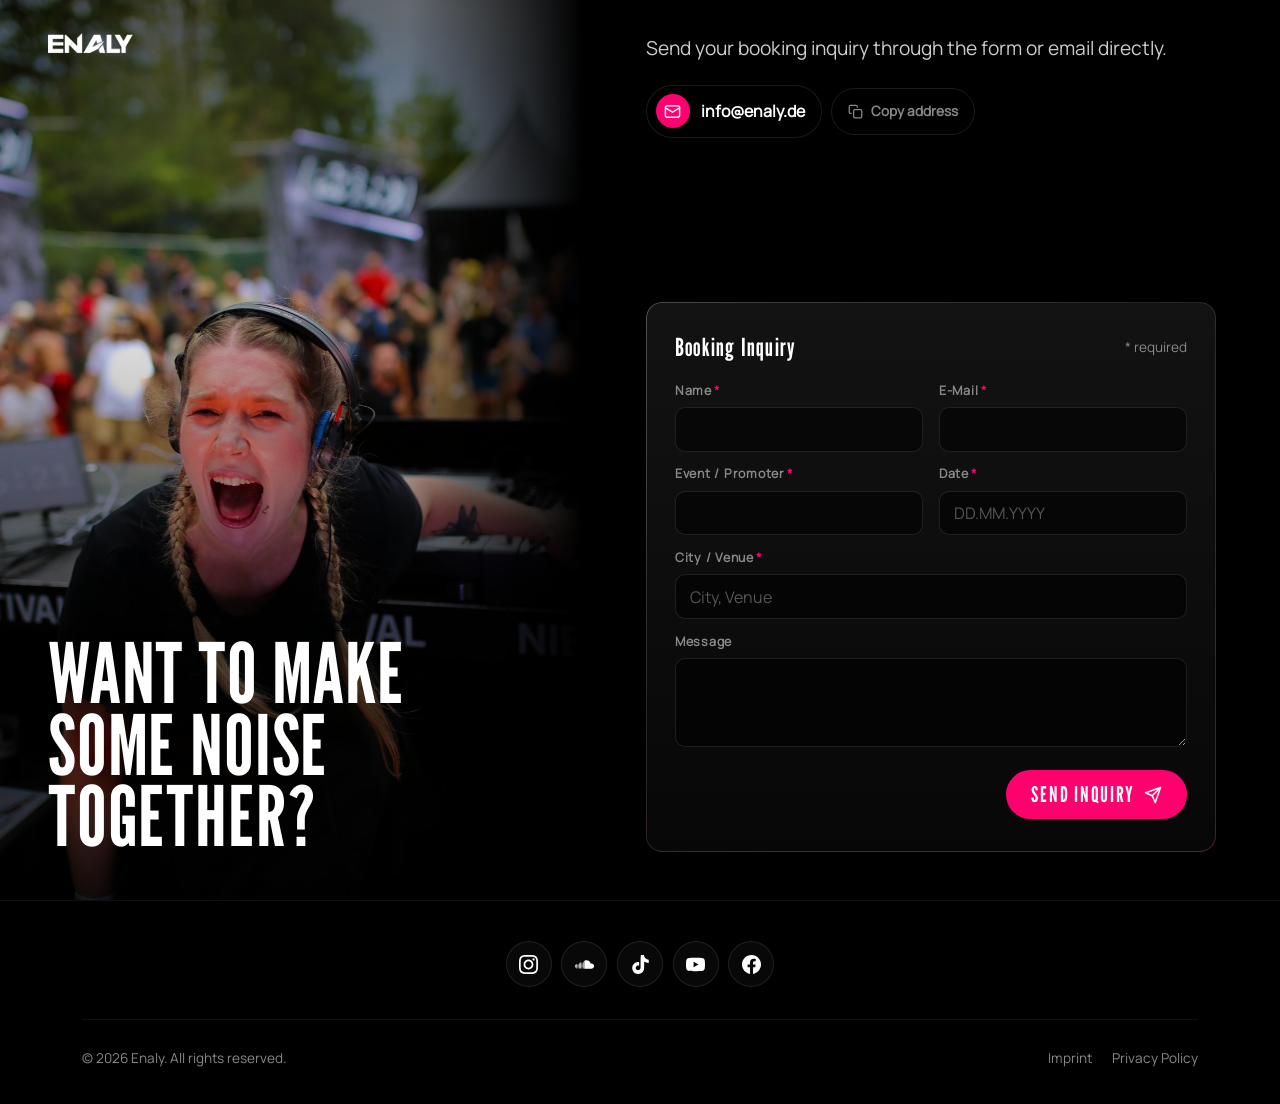
<file: booking.html>
<!DOCTYPE html>
<!--
  Enaly · enaly.de
  Design & development: Florian Miltz (FLOWZ) · https://iamflowz.de
-->
<html lang="en">
<head>
  <meta charset="UTF-8"/>
  <meta name="viewport" content="width=device-width, initial-scale=1.0, viewport-fit=cover"/>
  <meta name="author" content="Florian Miltz (FLOWZ)">
  <link rel="author" href="/humans.txt">

  <title>Booking · Enaly · Drum & Bass DJ</title>
  <meta name="description" content="Book Enaly for your event. Send your booking inquiry for the Drum & Bass DJ from Germany through the form or via info@enaly.de." />
  <meta name="theme-color" content="#000000" />
  <link rel="canonical" href="https://enaly.de/booking" />

  <!-- Favicon (white lightning) -->
  <link rel="icon" href="/favicon.ico" sizes="any">
  <link rel="icon" href="/favicon.svg" type="image/svg+xml">
  <link rel="apple-touch-icon" href="/apple-touch-icon.png">
  <link rel="manifest" href="/site.webmanifest">

  <!-- Open Graph & social previews -->
  <meta property="og:title" content="Booking · Enaly · Drum & Bass DJ" />
  <meta property="og:description" content="Want to make some noise together? Send your booking inquiry to Enaly." />
  <meta property="og:url" content="https://enaly.de/booking" />
  <meta property="og:image" content="https://enaly.de/assets/og-image.jpg" />
  <meta property="og:image:width" content="1200" />
  <meta property="og:image:height" content="630" />
  <meta property="og:image:alt" content="Enaly · Drum &amp; Bass DJ" />
  <meta property="og:type" content="website" />
  <meta property="og:site_name" content="Enaly" />

  <meta name="twitter:card" content="summary_large_image">
  <meta name="twitter:title" content="Booking · Enaly · Drum & Bass DJ">
  <meta name="twitter:description" content="Want to make some noise together? Send your booking inquiry to Enaly.">
  <meta name="twitter:image" content="https://enaly.de/assets/og-image.jpg">

  <link rel="preload" href="fonts/league-gothic-v13-latin-regular.woff2" as="font" type="font/woff2" crossorigin>
  <link rel="preload" href="fonts/manrope-v20-latin-regular.woff2" as="font" type="font/woff2" crossorigin>

  <!-- Cloudflare Turnstile (spam protection) is loaded by js/booking-form.js only when someone uses the form -->

  <link rel="stylesheet" href="css/enaly.css?v=20261106a">


  <!-- Start loading content.json right away: it says which images to show,
       so no old/default picture flashes up before the chosen one -->
  <script>
    window.enalyContent = fetch('data/content.json?t=' + Date.now(), { cache: 'no-store' })
      .then(function (r) { return r.ok ? r.json() : null; })
      .catch(function () { return null; });
  </script>

  <style>

    /* images chosen in the admin dashboard: invisible until the right picture has loaded */
    img[data-dynamic] { opacity: 0; transition: opacity 0.5s ease; }
    img[data-dynamic].is-loaded { opacity: 1; }
    /* ==================== BOOKING · split screen ==================== */
    .booking-split {
      display: grid;
      grid-template-columns: minmax(0, 5fr) minmax(0, 6fr);
    }

    /* Left: full-height photo with headline */
    .booking-visual {
      /* as tall as the form column: photo, headline and form box end on the same line */
      position: relative;
      min-height: 560px;
      overflow: hidden;
      isolation: isolate;
      display: flex;
      flex-direction: column;
      justify-content: flex-end;
      padding: clamp(1.5rem, 4vw, 3rem);
      padding-top: 2rem;
    }
    .booking-visual > img {
      position: absolute;
      inset: 0;
      width: 100%;
      height: 100%;
      object-fit: cover;
      z-index: -2;
      animation: imgIn 1.4s cubic-bezier(.2,.7,.2,1) both;
    }
    .booking-visual::after {
      content: "";
      position: absolute;
      inset: 0;
      z-index: -1;
      background:
        linear-gradient(180deg, rgba(0,0,0,0.55) 0%, rgba(0,0,0,0.1) 35%, rgba(0,0,0,0.85) 100%),
        linear-gradient(90deg, transparent 70%, #000 100%);
    }
    @keyframes imgIn { from { transform: scale(1.08); } to { transform: scale(1); } }

    .booking-home {
      position: absolute;
      top: clamp(1.25rem, 3vw, 2rem);
      left: clamp(1.5rem, 4vw, 3rem);
      display: inline-flex;
      cursor: pointer;
      transition: opacity var(--transition-fast);
    }
    .booking-home img { height: 24px; width: auto; filter: brightness(0) invert(1); }
    .booking-home:hover { opacity: 0.75; }


    .booking-visual h1 {
      font-family: var(--font-display);
      font-weight: 400;
      font-size: clamp(3.4rem, 6.5vw, 7rem);
      line-height: 0.86;
      letter-spacing: 0.01em;
      text-transform: uppercase;
      overflow-wrap: break-word;
    }

    /* Right: contact + form */
    .booking-content {
      /* Desktop: content sits at the bottom of the first screen, so the form box ends
         level with the headline on the left (same bottom padding as the photo side) */
      /* top of the text level with the logo, bottom of the form level with the headline */
      padding: clamp(1.25rem, 3vw, 2rem) clamp(1.25rem, 5vw, 4rem) clamp(1.5rem, 4vw, 3rem);
      display: flex;
      flex-direction: column;
      gap: 1.75rem;
      max-width: 760px;
    }
    .booking-content > p {
      font-size: clamp(1.05rem, 1.5vw, 1.2rem);
      line-height: 1.7;
      color: var(--text-muted);
      max-width: 48ch;
    }
    .booking-content > p a {
      color: var(--text-primary);
      text-decoration: underline;
      text-decoration-color: var(--pink);
      text-underline-offset: 3px;
      transition: color var(--transition-fast);
    }
    .booking-content > p a:hover { color: var(--pink); }

    .contact-strip { display: flex; gap: 0.6rem; flex-wrap: wrap; align-items: center; }
    .mail-chip {
      display: inline-flex;
      align-items: center;
      gap: 0.7rem;
      padding: 0.55rem 1rem 0.55rem 0.55rem;
      border-radius: var(--radius-pill);
      background: rgba(0,0,0,0.5);
      border: 1px solid var(--glass-border);
      text-decoration: none;
      font-weight: 600;
      cursor: pointer;
      transition: border-color var(--transition-fast), background var(--transition-fast);
    }
    .mail-chip:hover { border-color: var(--pink); background: rgba(255,0,110,0.08); }
    .mail-chip .ic {
      width: 34px; height: 34px; border-radius: 50%;
      display: inline-flex; align-items: center; justify-content: center;
      background: var(--pink); color: #fff;
    }
    .mail-chip .ic svg { width: 17px; height: 17px; }
    .copy-btn {
      display: inline-flex;
      align-items: center;
      gap: 0.45rem;
      padding: 0.7rem 1rem;
      border-radius: var(--radius-pill);
      background: transparent;
      border: 1px solid var(--glass-border);
      color: var(--text-secondary);
      font-size: 0.85rem;
      font-weight: 600;
      cursor: pointer;
      transition: color var(--transition-fast), border-color var(--transition-fast);
    }
    .copy-btn svg { width: 15px; height: 15px; }
    .copy-btn:hover { color: var(--text-primary); border-color: rgba(255,255,255,0.25); }
    .copy-btn.is-done { color: var(--green); border-color: rgba(0,230,118,0.4); }

    /* Form (same component as on the homepage) */
    .form-card { padding: 0; }
    .booking-form {
      padding: clamp(1.4rem, 4vw, 2.25rem);
      display: grid;
      grid-template-columns: 1fr 1fr;
      gap: 1.1rem 1rem;
      align-content: start;
    }
    .booking-form .span-2 { grid-column: 1 / -1; }
    .form-intro {
      grid-column: 1 / -1;
      display: flex;
      align-items: center;
      justify-content: space-between;
      gap: 1rem;
      margin-bottom: 0.4rem;
      font-size: 0.85rem;
      color: var(--text-secondary);
    }
    .form-intro strong {
      font-family: var(--font-display);
      font-weight: 400;
      font-size: 1.7rem;
      letter-spacing: 0.05em;
      color: var(--text-primary);
    }
    .form-actions {
      grid-column: 1 / -1;
      display: flex;
      align-items: center;
      justify-content: space-between;
      gap: 1rem;
      flex-wrap: wrap;
      margin-top: 0.25rem;
    }
    .cf-turnstile { min-height: 65px; }
    #formStatus {
      grid-column: 1 / -1;
      display: none;
      align-items: flex-start;
      gap: 0.7rem;
      padding: 0.9rem 1rem;
      border-radius: var(--radius-inner);
      font-size: 0.95rem;
      line-height: 1.5;
    }
    #formStatus.is-visible { display: flex; }
    #formStatus svg { width: 20px; height: 20px; flex-shrink: 0; margin-top: 0.1rem; }
    #formStatus.success { background: rgba(0,230,118,0.08); border: 1px solid rgba(0,230,118,0.35); color: var(--green); }
    #formStatus.error { background: var(--pink-soft); border: 1px solid var(--pink-line); color: #ff5c9e; }
    .spinner {
      width: 16px; height: 16px;
      border: 2px solid rgba(255,255,255,0.35);
      border-top-color: #fff;
      border-radius: 50%;
      animation: spin 0.8s linear infinite;
    }
    @keyframes spin { to { transform: rotate(360deg); } }

    .booking-page .site-footer { margin-top: 0; }

    /* Desktop: everything fits on one screen (like iamflowz.de) –
       text top-right level with the logo, form box bottom level with the headline */
    @media (min-width: 901px) {
      .booking-split { min-height: 100svh; }
      .booking-content { gap: 1.25rem; }
      .booking-content .form-card { margin-top: auto; }
      .booking-form { padding: 1.5rem 1.75rem; gap: 0.8rem 1rem; }
      .form-intro { margin-bottom: 0; }
      .form-intro strong { font-size: 1.55rem; }
      .booking-form .field { gap: 0.35rem; }
      .booking-form .field input, .booking-form .field textarea { padding: 0.65rem 0.9rem; }
      .booking-form .field textarea { min-height: 84px; }
      .booking-form .form-actions { margin-top: 0.15rem; }
    }
    @media (max-width: 900px) {
      .booking-split { grid-template-columns: 1fr; min-height: 0; }
      .booking-visual {
        position: relative;
        height: auto;
        min-height: 62svh;
      }
      .booking-visual::after {
        background: linear-gradient(180deg, rgba(0,0,0,0.55) 0%, rgba(0,0,0,0.1) 40%, #000 100%);
      }
      .booking-content { max-width: none; padding-top: 0.5rem; padding-bottom: clamp(2rem, 5vw, 3rem); }
    }
    @media (max-width: 600px) {
      .booking-form { grid-template-columns: 1fr; }
    }
  </style>
</head>
<body class="booking-page">
  <a href="#bookingForm" class="skip-link">Skip to form</a>
  <div class="ambient" aria-hidden="true"></div>

  <!-- ==================== NAVIGATION ==================== -->
  <main id="main" class="booking-split">
    <header class="booking-visual">
      <img id="imgWorking" alt="Enaly Working DJ Set" fetchpriority="high" data-dynamic>
      <a href="/" class="booking-home" aria-label="Enaly Home"><img src="assets/logo.png" alt="Enaly Logo"></a>
      <h1>Want to make some noise together?</h1>
    </header>

    <div class="booking-content">
      <p>Send your booking inquiry through the form or email directly.</p>

      <div class="contact-strip">
        <a href="mailto:info@enaly.de" class="mail-chip">
          <span class="ic"><svg viewBox="0 0 24 24" fill="none" stroke="currentColor" stroke-width="2" stroke-linecap="round" stroke-linejoin="round" aria-hidden="true"><rect x="2" y="4" width="20" height="16" rx="2"/><path d="m22 7-10 6L2 7"/></svg></span>
          info@enaly.de
        </a>
        <button type="button" class="copy-btn" id="copyMail">
          <svg viewBox="0 0 24 24" fill="none" stroke="currentColor" stroke-width="2" stroke-linecap="round" stroke-linejoin="round" aria-hidden="true"><rect x="9" y="9" width="13" height="13" rx="2"/><path d="M5 15H4a2 2 0 0 1-2-2V4a2 2 0 0 1 2-2h9a2 2 0 0 1 2 2v1"/></svg>
          <span>Copy address</span>
        </button>
      </div>

      <div class="form-card glass">
          <form id="bookingForm" class="booking-form" novalidate>
            <div class="form-intro">
              <strong>Booking Inquiry</strong>
              <span>* required</span>
            </div>

            <div class="field">
              <label for="f-name">Name<span class="req">*</span></label>
              <input id="f-name" type="text" name="name" autocomplete="name" required>
            </div>
            <div class="field">
              <label for="f-email">E-Mail<span class="req">*</span></label>
              <input id="f-email" type="email" name="email" autocomplete="email" required>
            </div>
            <div class="field">
              <label for="f-event">Event / Promoter<span class="req">*</span></label>
              <input id="f-event" type="text" name="event" required>
            </div>
            <div class="field">
              <label for="f-date">Date<span class="req">*</span></label>
              <input id="f-date" type="text" name="date" placeholder="DD.MM.YYYY" inputmode="numeric" required>
            </div>
            <div class="field span-2">
              <label for="f-location">City / Venue<span class="req">*</span></label>
              <input id="f-location" type="text" name="location" placeholder="City, Venue" required>
            </div>
            <div class="field span-2">
              <label for="f-message">Message</label>
              <textarea id="f-message" name="message" rows="3"></textarea>
            </div>

            <div class="form-actions">
              <!-- Cloudflare Turnstile captcha widget -->
              <div class="cf-turnstile" data-sitekey="0x4AAAAAAE1CwQInEPI7M0NS" data-theme="dark"></div>

              <button type="submit" id="submitBtn" class="btn btn-primary">
                <span class="btn-text">Send Inquiry</span>
                <svg class="icon-shift" viewBox="0 0 24 24" fill="none" stroke="currentColor" stroke-width="2" stroke-linecap="round" stroke-linejoin="round" aria-hidden="true"><path d="m22 2-7 20-4-9-9-4Z"/><path d="M22 2 11 13"/></svg>
              </button>
            </div>

            <div id="formStatus" role="status" aria-live="polite"></div>
          </form>
      </div>
    </div>
  </main>

  <!-- ==================== FOOTER ==================== -->
  <footer class="site-footer">
    <div class="container">
      <div class="footer-inner">
        <div class="footer-top">
          <div class="footer-socials">
            <a href="https://www.instagram.com/enaly" target="_blank" rel="noopener noreferrer" class="social-icon-link" aria-label="Instagram">
              <svg viewBox="0 0 24 24" aria-hidden="true"><path d="M12 2.163c3.204 0 3.584.012 4.85.07 3.252.148 4.771 1.691 4.919 4.919.058 1.265.069 1.645.069 4.849 0 3.205-.012 3.584-.069 4.849-.149 3.225-1.664 4.771-4.919 4.919-1.266.058-1.644.07-4.85.07-3.204 0-3.584-.012-4.849-.07-3.26-.149-4.771-1.699-4.919-4.92-.058-1.265-.07-1.644-.07-4.849 0-3.204.013-3.583.07-4.849.149-3.227 1.664-4.771 4.919-4.919 1.266-.067 1.645-.069 4.849-.069zm0-2.163c-3.259 0-3.667.014-4.947.072-4.358.2-6.78 2.618-6.98 6.98-.059 1.281-.073 1.689-.073 4.948 0 3.259.014 3.668.072 4.948.2 4.358 2.618 6.78 6.98 6.98 1.281.058 1.689.072 4.948.072 3.259 0 3.668-.014 4.948-.072 4.354-.2 6.782-2.618 6.979-6.98.059-1.28.073-1.689.073-4.948 0-3.259-.014-3.667-.072-4.947-.196-4.354-2.617-6.78-6.979-6.98-1.281-.059-1.69-.073-4.949-.073zm0 5.838c-3.403 0-6.162 2.759-6.162 6.162s2.759 6.163 6.162 6.163 6.162-2.759 6.162-6.163c0-3.403-2.759-6.162-6.162-6.162zm0 10.162c-2.209 0-4-1.79-4-4 0-2.209 1.791-4 4-4s4 1.791 4 4c0 2.21-1.791 4-4 4zm6.406-11.845c-.796 0-1.441.645-1.441 1.44s.645 1.44 1.441 1.44c.795 0 1.439-.645 1.439-1.44s-.644-1.44-1.439-1.44z"/></svg>
            </a>
            <a href="https://www.soundcloud.com/enaly_dnb" target="_blank" rel="noopener noreferrer" class="social-icon-link" aria-label="SoundCloud">
              <svg viewBox="0 0 24 24" aria-hidden="true"><path d="M23.999 14.165c-.052 1.796-1.612 3.169-3.4 3.169h-8.18a.68.68 0 0 1-.675-.683V7.862a.747.747 0 0 1 .452-.724s.75-.513 2.333-.513a5.364 5.364 0 0 1 2.763.755 5.433 5.433 0 0 1 2.57 3.54c.282-.08.574-.121.868-.12.884 0 1.73.358 2.347.992s.948 1.49.922 2.373ZM10.721 8.421c.247 2.98.427 5.697 0 8.672a.264.264 0 0 1-.53 0c-.395-2.946-.22-5.718 0-8.672a.264.264 0 0 1 .53 0ZM9.072 9.448c.285 2.659.37 4.986-.006 7.655a.277.277 0 0 1-.55 0c-.331-2.63-.256-5.02 0-7.655a.277.277 0 0 1 .556 0Zm-1.663-.257c.27 2.726.39 5.171 0 7.904a.266.266 0 0 1-.532 0c-.38-2.69-.257-5.21 0-7.904a.266.266 0 0 1 .532 0Zm-1.647.77a26.108 26.108 0 0 1-.008 7.147.272.272 0 0 1-.542 0 27.955 27.955 0 0 1 0-7.147.275.275 0 0 1 .55 0Zm-1.67 1.769c.421 1.865.228 3.5-.029 5.388a.257.257 0 0 1-.514 0c-.21-1.858-.398-3.549 0-5.389a.272.272 0 0 1 .543 0Zm-1.655-.273c.388 1.897.26 3.508-.01 5.412-.026.28-.514.283-.54 0-.244-1.878-.347-3.54-.01-5.412a.283.283 0 0 1 .56 0Zm-1.668.911c.4 1.268.257 2.292-.026 3.572a.257.257 0 0 1-.514 0c-.241-1.262-.354-2.312-.023-3.572a.283.283 0 0 1 .563 0Z"/></svg>
            </a>
            <a href="https://www.tiktok.com/@enaly.dnb" target="_blank" rel="noopener noreferrer" class="social-icon-link" aria-label="TikTok">
              <svg viewBox="0 0 24 24" aria-hidden="true"><path d="M12.525.02c1.31-.02 2.61-.01 3.91-.02.08 1.53.63 3.09 1.75 4.17 1.12 1.11 2.7 1.62 4.24 1.79v4.03c-1.44-.05-2.89-.35-4.2-.97-.57-.26-1.1-.59-1.62-.93-.01 2.92.01 5.84-.02 8.75-.08 1.4-.54 2.79-1.35 3.94-1.31 1.92-3.58 3.17-5.91 3.21-1.43.08-2.86-.31-4.08-1.03-2.02-1.19-3.44-3.37-3.65-5.71-.02-.5-.03-1-.01-1.49.18-1.9 1.12-3.72 2.58-4.96 1.66-1.44 3.98-2.13 6.15-1.72.02 1.48-.04 2.96-.04 4.44-.99-.32-2.15-.23-3.02.37-.82.57-1.31 1.56-1.28 2.56.02.82.43 1.61 1.11 2.08.82.58 1.92.73 2.87.42.92-.29 1.67-.99 1.98-1.91.13-.42.18-.87.18-1.31-.02-3.7-.01-7.4-.01-11.1z"/></svg>
            </a>
            <a href="https://www.youtube.com/@enalymusic" target="_blank" rel="noopener noreferrer" class="social-icon-link" aria-label="YouTube">
              <svg viewBox="0 0 24 24" aria-hidden="true"><path d="M23.498 6.186a3.016 3.016 0 0 0-2.122-2.136C19.505 3.545 12 3.545 12 3.545s-7.505 0-9.377.505A3.017 3.017 0 0 0 .502 6.186C0 8.07 0 12 0 12s0 3.93.502 5.814a3.016 3.016 0 0 0 2.122 2.136c1.871.505 9.376.505 9.376.505s7.505 0 9.377-.505a3.015 3.015 0 0 0 2.122-2.136C24 15.93 24 12 24 12s0-3.93-.502-5.814zM9.545 15.568V8.432L15.818 12l-6.273 3.568z"/></svg>
            </a>
            <a href="https://www.facebook.com/enalydnb" target="_blank" rel="noopener noreferrer" class="social-icon-link" aria-label="Facebook">
              <svg viewBox="0 0 24 24" aria-hidden="true"><path d="M24 12.073c0-6.627-5.373-12-12-12s-12 5.373-12 12c0 5.99 4.388 10.954 10.125 11.854v-8.385H7.078v-3.47h3.047V9.43c0-3.007 1.792-4.669 4.533-4.669 1.312 0 2.686.235 2.686.235v2.953H15.83c-1.491 0-1.956.925-1.956 1.874v2.25h3.328l-.532 3.47h-2.796v8.385C19.612 23.027 24 18.062 24 12.073z"/></svg>
            </a>
          </div>
        </div>

        <div class="footer-bottom">
          <p>© 2026 Enaly. All rights reserved.</p>
          <ul class="footer-legal">
            <!-- Cookie banner hidden (no optional services): <li><a href="#" role="button" data-cookie-settings>Cookie Settings</a></li> -->
            <li><a href="imprint">Imprint</a></li>
            <li><a href="privacy-policies">Privacy Policy</a></li>
          </ul>
        </div>
      </div>
    </div>
  </footer>

  <script src="js/site.js?v=20261113a"></script>
  <!-- Cookie banner hidden for now – the website sets no optional cookies. To show it again, remove this comment wrapper:
    <script src="js/cookie-banner.js?v=20261105b"></script>
  -->
  <script src="js/booking-form.js?v=20261114a"></script>
  <script>
    // Booking image: the one chosen in the admin dashboard, faded in once loaded
    (async function () {
      const img = document.getElementById('imgWorking');
      const c = (await window.enalyContent) || {};
      const done = () => img.classList.add('is-loaded');
      img.addEventListener('load', done, { once: true });
      img.addEventListener('error', done, { once: true });
      img.src = c.imgWorking || 'assets/working.jpg';
      if (img.complete && img.naturalWidth) done();
    })();

    // Copy e-mail address
    document.getElementById('copyMail').addEventListener('click', async function () {
      const label = this.querySelector('span');
      try {
        await navigator.clipboard.writeText('info@enaly.de');
        this.classList.add('is-done');
        label.textContent = 'Copied';
      } catch (e) {
        label.textContent = 'info@enaly.de';
      }
      setTimeout(() => { this.classList.remove('is-done'); label.textContent = 'Copy address'; }, 2200);
    });
  </script>
</body>
</html>
</file>
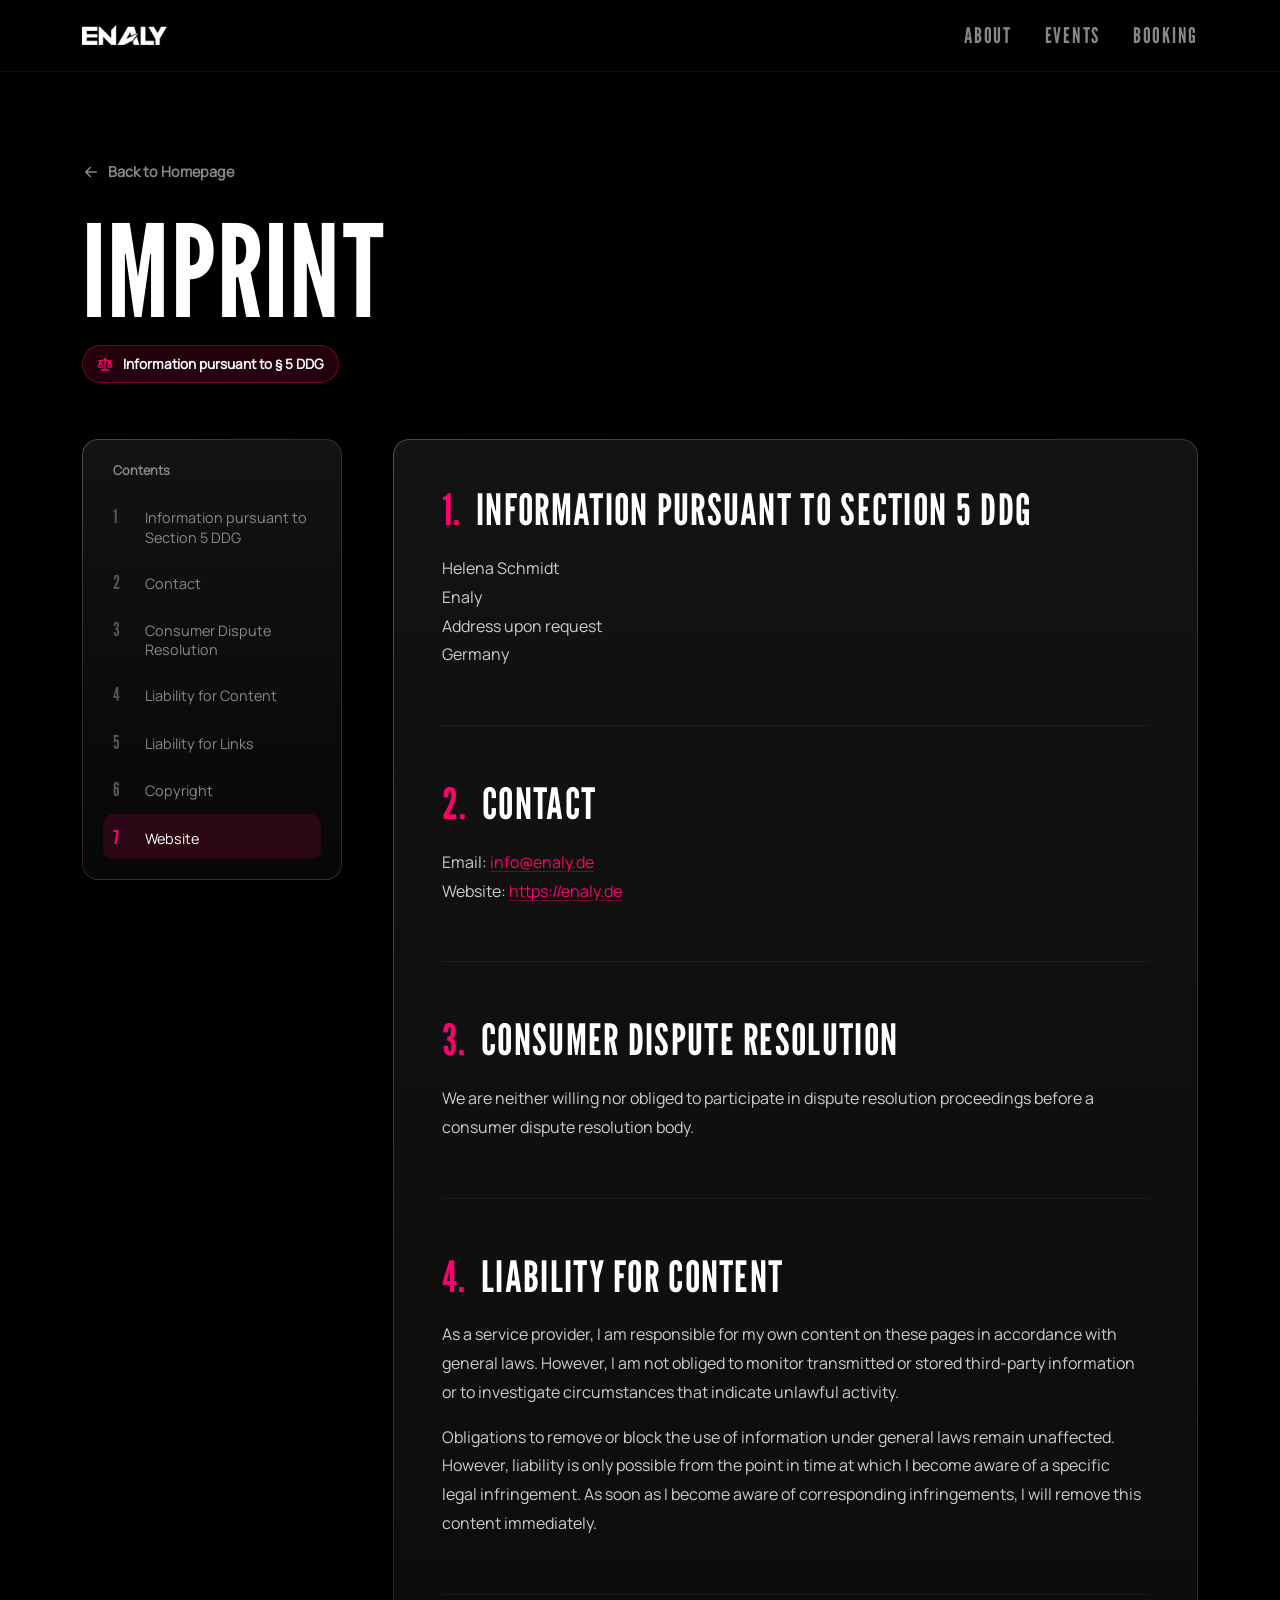
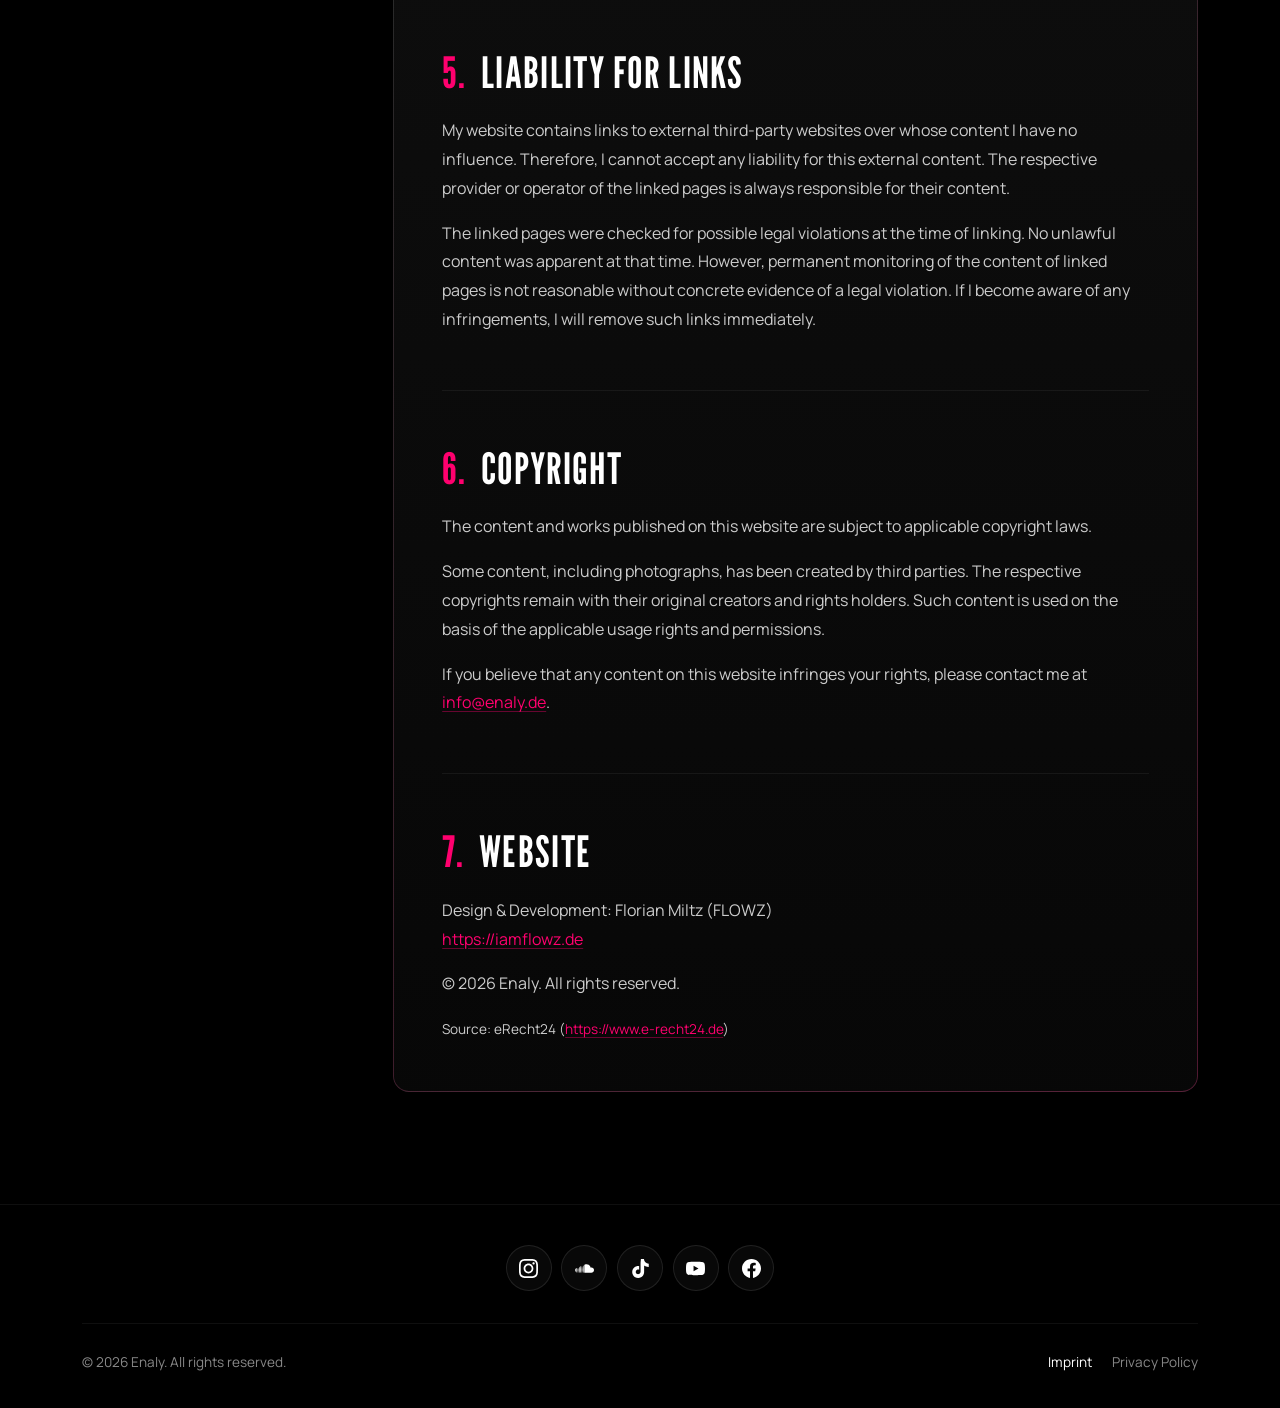
<file: imprint.html>
<!DOCTYPE html>
<!--
  Enaly · enaly.de
  Design & development: Florian Miltz (FLOWZ) · https://iamflowz.de
-->
<html lang="en">
<head>
  <meta charset="UTF-8">
  <meta name="viewport" content="width=device-width, initial-scale=1.0, viewport-fit=cover">
  <meta name="author" content="Florian Miltz (FLOWZ)">
  <link rel="author" href="/humans.txt">
  <title>Imprint · Enaly</title>
  <meta name="description" content="Imprint and legal information for Enaly, Drum & Bass DJ from Germany.">
  <meta name="robots" content="index, follow">
  <meta name="theme-color" content="#000000">
  <link rel="canonical" href="https://enaly.de/imprint">

  <meta property="og:title" content="Imprint · Enaly">
  <meta property="og:description" content="Imprint and legal information for Enaly.">
  <meta property="og:url" content="https://enaly.de/imprint">
  <meta property="og:image" content="https://enaly.de/assets/og-image.jpg">
  <meta property="og:image:width" content="1200" />
  <meta property="og:image:height" content="630" />
  <meta property="og:image:alt" content="Enaly · Drum &amp; Bass DJ" />
  <meta property="og:type" content="website">
  <meta property="og:site_name" content="Enaly">

  <!-- Favicon (white lightning) -->
  <link rel="icon" href="/favicon.ico" sizes="any">
  <link rel="icon" href="/favicon.svg" type="image/svg+xml">
  <link rel="apple-touch-icon" href="/apple-touch-icon.png">
  <link rel="manifest" href="/site.webmanifest">

  <link rel="stylesheet" href="css/enaly.css?v=20261106a">

  <style>
    /* ==================== IMPRINT · same reading layout as the privacy policy ==================== */
    .legal-hero {
      padding: calc(var(--nav-h) + clamp(3rem, 8vw, 5.5rem)) 0 clamp(2rem, 5vw, 3.5rem);
    }
    .back-link {
      display: inline-flex;
      align-items: center;
      gap: 0.5rem;
      margin-bottom: 2rem;
      font-size: 0.9rem;
      font-weight: 600;
      color: var(--text-secondary);
      text-decoration: none;
      cursor: pointer;
      transition: color var(--transition-fast);
    }
    .back-link svg { width: 18px; height: 18px; transition: transform var(--transition-fast); }
    .back-link:hover { color: var(--pink); }
    .back-link:hover svg { transform: translateX(-3px); }

    .legal-title {
      font-family: var(--font-display);
      font-weight: 400;
      font-size: clamp(3rem, 10vw, 8rem);
      line-height: 0.85;
      letter-spacing: 0.01em;
      text-transform: uppercase;
      white-space: nowrap;
    }
    .legal-lead {
      margin-top: 1.25rem;
      display: inline-flex;
      align-items: center;
      gap: 0.6rem;
      padding: 0.45rem 0.9rem;
      border-radius: var(--radius-pill);
      border: 1px solid var(--pink-line);
      background: var(--pink-soft);
      color: var(--text-primary);
      font-size: 0.85rem;
      font-weight: 600;
    }
    .legal-lead svg { width: 16px; height: 16px; color: var(--pink); }

    .doc-layout {
      display: grid;
      grid-template-columns: 260px minmax(0, 1fr);
      gap: clamp(1.5rem, 4vw, 3.5rem);
      align-items: start;
    }

    /* Table of contents */
    .toc {
      position: sticky;
      top: calc(var(--nav-h) + 1.5rem);
      padding: 1.25rem;
    }
    .toc-title {
      font-size: 0.8rem;
      font-weight: 600;
      color: var(--text-secondary);
      margin: 0 0 0.75rem 0.6rem;
    }
    .toc ol { list-style: none; display: grid; gap: 0.15rem; counter-reset: toc; }
    .toc a {
      display: grid;
      grid-template-columns: 1.8rem 1fr;
      align-items: baseline;
      gap: 0.25rem;
      padding: 0.6rem 0.6rem;
      border-radius: var(--radius-inner);
      font-size: 0.9rem;
      line-height: 1.35;
      color: var(--text-secondary);
      text-decoration: none;
      cursor: pointer;
      transition: background var(--transition-fast), color var(--transition-fast);
    }
    .toc a .n {
      font-family: var(--font-display);
      font-size: 1.2rem;
      color: #555;
      transition: color var(--transition-fast);
    }
    .toc a:hover { background: rgba(255,255,255,0.05); color: var(--text-primary); }
    .toc a.active { background: var(--pink-soft); color: var(--text-primary); }
    .toc a.active .n { color: var(--pink); }

    /* Document */
    .doc { padding: clamp(1.5rem, 4vw, 3rem); }
    /* Manrope turns "(c)" into a © sign – switch that off so "Article 6(1)(c)" stays readable */
    .doc { font-feature-settings: "calt" 0, "liga" 0; font-variant-ligatures: none; }
    .doc section { scroll-margin-top: calc(var(--nav-h) + 1.5rem); }
    .doc section + section {
      margin-top: clamp(2.5rem, 5vw, 3.5rem);
      padding-top: clamp(2.5rem, 5vw, 3.5rem);
      border-top: 1px solid var(--hairline);
    }
    .doc h2 {
      display: flex;
      align-items: baseline;
      gap: 0.9rem;
      font-family: var(--font-display);
      font-weight: 400;
      font-size: clamp(2rem, 4vw, 2.7rem);
      line-height: 1;
      letter-spacing: 0.03em;
      text-transform: uppercase;
      margin-bottom: 1.4rem;
    }
    .doc h2 .n { color: var(--pink); }
    .doc p, .doc li {
      font-size: 1rem;
      line-height: 1.8;
      color: var(--text-muted);
      max-width: 70ch;
    }
    .doc p + p { margin-top: 1rem; }
    .doc strong { color: var(--text-primary); font-weight: 600; }
    .doc code {
      font-family: ui-monospace, SFMono-Regular, Menlo, monospace;
      font-size: 0.88em;
      padding: 0.1rem 0.4rem;
      border-radius: 6px;
      background: var(--bg-surface);
      border: 1px solid var(--glass-border);
      color: var(--text-primary);
    }
    .doc ul { margin: 1rem 0 0 1.2rem; display: grid; gap: 0.4rem; }
    .doc ol { margin: 1rem 0 0 1.4rem; display: grid; gap: 0.4rem; }
    .doc ol + p, .doc p + ol { margin-top: 1rem; }
    .doc b { color: var(--text-primary); font-weight: 600; }
    .doc i { font-style: italic; }
    .doc u { text-decoration: underline; text-underline-offset: 3px; }
    .doc .fs-s { font-size: 0.85em; }
    .doc .fs-l { font-size: 1.25em; line-height: 1.5; }
    .doc .fs-xl { font-size: 1.55em; line-height: 1.35; }
    .doc ul + p, .doc p + ul { margin-top: 1rem; }
    .doc a {
      color: var(--pink);
      text-decoration: underline;
      text-decoration-color: var(--pink-line);
      text-underline-offset: 3px;
      overflow-wrap: anywhere;
      transition: text-decoration-color var(--transition-fast);
    }
    .doc a:hover { text-decoration-color: var(--pink); }

    @media (max-width: 900px) {
      .doc-layout { grid-template-columns: minmax(0, 1fr); }
      .toc {
        position: sticky;
        top: calc(var(--nav-h) + 0.5rem);
        z-index: 5;
        padding: 0.5rem;
        border-radius: var(--radius-pill);
      }
      .toc-title { display: none; }
      .toc ol {
        display: flex;
        gap: 0.25rem;
        overflow-x: auto;
        scrollbar-width: none;
        -webkit-overflow-scrolling: touch;
      }
      .toc ol::-webkit-scrollbar { display: none; }
      .toc a {
        display: inline-flex;
        gap: 0.4rem;
        white-space: nowrap;
        border-radius: var(--radius-pill);
        padding: 0.5rem 0.9rem;
        font-size: 0.85rem;
      }
      .toc a .n { font-size: 1.05rem; }
    }
  </style>
</head>
<body>
  <a href="#main" class="skip-link">Skip to content</a>
  <div class="ambient" aria-hidden="true"></div>

  <!-- ==================== NAVIGATION ==================== -->
  <nav class="site-nav" aria-label="Main">
    <a href="/" class="nav-logo" aria-label="Enaly Home"><img src="assets/logo.png" alt="Enaly Logo" class="nav-logo-img"></a>

    <div class="nav-right">
      <ul class="nav-links">
        <li><a href="/#about" class="nav-link">About</a></li>
        <li><a href="/#events" class="nav-link">Events</a></li>
        <li><a href="/booking" class="nav-link">Booking</a></li>
      </ul>
      <button class="nav-toggle" type="button" aria-expanded="false" aria-controls="navSheet" aria-label="Open menu">
        <svg class="icon-open" viewBox="0 0 24 24" fill="none" stroke="currentColor" stroke-width="2" stroke-linecap="round" aria-hidden="true"><path d="M4 7h16M4 12h16M4 17h10"/></svg>
        <svg class="icon-close" viewBox="0 0 24 24" fill="none" stroke="currentColor" stroke-width="2" stroke-linecap="round" aria-hidden="true"><path d="M6 6l12 12M18 6 6 18"/></svg>
      </button>
    </div>
  </nav>
  <div class="nav-sheet" id="navSheet">
    <ul>
      <li><a href="/#about" class="nav-link">About <svg viewBox="0 0 24 24" fill="none" stroke="currentColor" stroke-width="2" stroke-linecap="round" stroke-linejoin="round" aria-hidden="true"><path d="M5 12h14M13 6l6 6-6 6"/></svg></a></li>
      <li><a href="/#events" class="nav-link">Events <svg viewBox="0 0 24 24" fill="none" stroke="currentColor" stroke-width="2" stroke-linecap="round" stroke-linejoin="round" aria-hidden="true"><path d="M5 12h14M13 6l6 6-6 6"/></svg></a></li>
      <li><a href="/booking" class="nav-link">Booking <svg viewBox="0 0 24 24" fill="none" stroke="currentColor" stroke-width="2" stroke-linecap="round" stroke-linejoin="round" aria-hidden="true"><path d="M5 12h14M13 6l6 6-6 6"/></svg></a></li>
    </ul>
  </div>

  <main id="main">
    <header class="legal-hero">
      <div class="container">
        <a href="/" class="back-link">
          <svg viewBox="0 0 24 24" fill="none" stroke="currentColor" stroke-width="2" stroke-linecap="round" stroke-linejoin="round" aria-hidden="true"><path d="M19 12H5M11 18l-6-6 6-6"/></svg>
          Back to Homepage
        </a>
        <h1 class="legal-title">Imprint</h1>
        <p class="legal-lead">
          <svg viewBox="0 0 24 24" fill="none" stroke="currentColor" stroke-width="2" stroke-linecap="round" stroke-linejoin="round" aria-hidden="true"><path d="m16 16 3-8 3 8c-.87.65-1.92 1-3 1s-2.13-.35-3-1Z"/><path d="m2 16 3-8 3 8c-.87.65-1.92 1-3 1s-2.13-.35-3-1Z"/><path d="M7 21h10M12 3v18M3 7h2c2 0 5-1 7-2 2 1 5 2 7 2h2"/></svg>
          Information pursuant to § 5 DDG
        </p>
      </div>
    </header>

    <div class="container">
      <div class="doc-layout">

        <nav class="toc glass" aria-label="Contents">
          <p class="toc-title">Contents</p>
          <ol id="tocList">
            <li><a href="#s1"><span class="n">1</span><span>Information pursuant to Section 5 DDG</span></a></li><li><a href="#s2"><span class="n">2</span><span>Contact</span></a></li><li><a href="#s3"><span class="n">3</span><span>Consumer Dispute Resolution</span></a></li><li><a href="#s4"><span class="n">4</span><span>Liability for Content</span></a></li><li><a href="#s5"><span class="n">5</span><span>Liability for Links</span></a></li><li><a href="#s6"><span class="n">6</span><span>Copyright</span></a></li><li><a href="#s7"><span class="n">7</span><span>Website</span></a></li>
          </ol>
        </nav>

        <article class="doc glass" id="legalDoc">

          <section id="s1">
            <h2><span class="n">1.</span> Information pursuant to Section 5 DDG</h2>
            <p>Helena Schmidt<br>Enaly<br>Address upon request<br>Germany</p>
          </section>
          <section id="s2">
            <h2><span class="n">2.</span> Contact</h2>
            <p>Email: <a href="mailto:info@enaly.de">info@enaly.de</a><br>Website: <a href="https://enaly.de" target="_blank" rel="noopener noreferrer">https://enaly.de</a></p>
          </section>
          <section id="s3">
            <h2><span class="n">3.</span> Consumer Dispute Resolution</h2>
            <p>We are neither willing nor obliged to participate in dispute resolution proceedings before a consumer dispute resolution body.</p>
          </section>
          <section id="s4">
            <h2><span class="n">4.</span> Liability for Content</h2>
            <p>As a service provider, I am responsible for my own content on these pages in accordance with general laws. However, I am not obliged to monitor transmitted or stored third-party information or to investigate circumstances that indicate unlawful activity.</p><p>Obligations to remove or block the use of information under general laws remain unaffected. However, liability is only possible from the point in time at which I become aware of a specific legal infringement. As soon as I become aware of corresponding infringements, I will remove this content immediately.</p>
          </section>
          <section id="s5">
            <h2><span class="n">5.</span> Liability for Links</h2>
            <p>My website contains links to external third-party websites over whose content I have no influence. Therefore, I cannot accept any liability for this external content. The respective provider or operator of the linked pages is always responsible for their content.</p><p>The linked pages were checked for possible legal violations at the time of linking. No unlawful content was apparent at that time. However, permanent monitoring of the content of linked pages is not reasonable without concrete evidence of a legal violation. If I become aware of any infringements, I will remove such links immediately.</p>
          </section>
          <section id="s6">
            <h2><span class="n">6.</span> Copyright</h2>
            <p>The content and works published on this website are subject to applicable copyright laws.</p><p>Some content, including photographs, has been created by third parties. The respective copyrights remain with their original creators and rights holders. Such content is used on the basis of the applicable usage rights and permissions.</p><p>If you believe that any content on this website infringes your rights, please contact me at <a href="mailto:info@enaly.de">info@enaly.de</a>.</p>
          </section>
          <section id="s7">
            <h2><span class="n">7.</span> Website</h2>
            <p>Design &amp; Development: Florian Miltz (FLOWZ)<br><a href="https://iamflowz.de" target="_blank" rel="noopener noreferrer">https://iamflowz.de</a></p><p>© 2026 Enaly. All rights reserved.</p><p>Source: eRecht24 (<a href="https://www.e-recht24.de" target="_blank" rel="noopener noreferrer">https://www.e-recht24.de</a>)</p>
          </section>
        </article>
      </div>
    </div>
  </main>

  <!-- ==================== FOOTER ==================== -->
  <footer class="site-footer">
    <div class="container">
      <div class="footer-inner">
        <div class="footer-top">
          <div class="footer-socials">
            <a href="https://www.instagram.com/enaly" target="_blank" rel="noopener noreferrer" class="social-icon-link" aria-label="Instagram">
              <svg viewBox="0 0 24 24" aria-hidden="true"><path d="M12 2.163c3.204 0 3.584.012 4.85.07 3.252.148 4.771 1.691 4.919 4.919.058 1.265.069 1.645.069 4.849 0 3.205-.012 3.584-.069 4.849-.149 3.225-1.664 4.771-4.919 4.919-1.266.058-1.644.07-4.85.07-3.204 0-3.584-.012-4.849-.07-3.26-.149-4.771-1.699-4.919-4.92-.058-1.265-.07-1.644-.07-4.849 0-3.204.013-3.583.07-4.849.149-3.227 1.664-4.771 4.919-4.919 1.266-.067 1.645-.069 4.849-.069zm0-2.163c-3.259 0-3.667.014-4.947.072-4.358.2-6.78 2.618-6.98 6.98-.059 1.281-.073 1.689-.073 4.948 0 3.259.014 3.668.072 4.948.2 4.358 2.618 6.78 6.98 6.98 1.281.058 1.689.072 4.948.072 3.259 0 3.668-.014 4.948-.072 4.354-.2 6.782-2.618 6.979-6.98.059-1.28.073-1.689.073-4.948 0-3.259-.014-3.667-.072-4.947-.196-4.354-2.617-6.78-6.979-6.98-1.281-.059-1.69-.073-4.949-.073zm0 5.838c-3.403 0-6.162 2.759-6.162 6.162s2.759 6.163 6.162 6.163 6.162-2.759 6.162-6.163c0-3.403-2.759-6.162-6.162-6.162zm0 10.162c-2.209 0-4-1.79-4-4 0-2.209 1.791-4 4-4s4 1.791 4 4c0 2.21-1.791 4-4 4zm6.406-11.845c-.796 0-1.441.645-1.441 1.44s.645 1.44 1.441 1.44c.795 0 1.439-.645 1.439-1.44s-.644-1.44-1.439-1.44z"/></svg>
            </a>
            <a href="https://www.soundcloud.com/enaly_dnb" target="_blank" rel="noopener noreferrer" class="social-icon-link" aria-label="SoundCloud">
              <svg viewBox="0 0 24 24" aria-hidden="true"><path d="M23.999 14.165c-.052 1.796-1.612 3.169-3.4 3.169h-8.18a.68.68 0 0 1-.675-.683V7.862a.747.747 0 0 1 .452-.724s.75-.513 2.333-.513a5.364 5.364 0 0 1 2.763.755 5.433 5.433 0 0 1 2.57 3.54c.282-.08.574-.121.868-.12.884 0 1.73.358 2.347.992s.948 1.49.922 2.373ZM10.721 8.421c.247 2.98.427 5.697 0 8.672a.264.264 0 0 1-.53 0c-.395-2.946-.22-5.718 0-8.672a.264.264 0 0 1 .53 0ZM9.072 9.448c.285 2.659.37 4.986-.006 7.655a.277.277 0 0 1-.55 0c-.331-2.63-.256-5.02 0-7.655a.277.277 0 0 1 .556 0Zm-1.663-.257c.27 2.726.39 5.171 0 7.904a.266.266 0 0 1-.532 0c-.38-2.69-.257-5.21 0-7.904a.266.266 0 0 1 .532 0Zm-1.647.77a26.108 26.108 0 0 1-.008 7.147.272.272 0 0 1-.542 0 27.955 27.955 0 0 1 0-7.147.275.275 0 0 1 .55 0Zm-1.67 1.769c.421 1.865.228 3.5-.029 5.388a.257.257 0 0 1-.514 0c-.21-1.858-.398-3.549 0-5.389a.272.272 0 0 1 .543 0Zm-1.655-.273c.388 1.897.26 3.508-.01 5.412-.026.28-.514.283-.54 0-.244-1.878-.347-3.54-.01-5.412a.283.283 0 0 1 .56 0Zm-1.668.911c.4 1.268.257 2.292-.026 3.572a.257.257 0 0 1-.514 0c-.241-1.262-.354-2.312-.023-3.572a.283.283 0 0 1 .563 0Z"/></svg>
            </a>
            <a href="https://www.tiktok.com/@enaly.dnb" target="_blank" rel="noopener noreferrer" class="social-icon-link" aria-label="TikTok">
              <svg viewBox="0 0 24 24" aria-hidden="true"><path d="M12.525.02c1.31-.02 2.61-.01 3.91-.02.08 1.53.63 3.09 1.75 4.17 1.12 1.11 2.7 1.62 4.24 1.79v4.03c-1.44-.05-2.89-.35-4.2-.97-.57-.26-1.1-.59-1.62-.93-.01 2.92.01 5.84-.02 8.75-.08 1.4-.54 2.79-1.35 3.94-1.31 1.92-3.58 3.17-5.91 3.21-1.43.08-2.86-.31-4.08-1.03-2.02-1.19-3.44-3.37-3.65-5.71-.02-.5-.03-1-.01-1.49.18-1.9 1.12-3.72 2.58-4.96 1.66-1.44 3.98-2.13 6.15-1.72.02 1.48-.04 2.96-.04 4.44-.99-.32-2.15-.23-3.02.37-.82.57-1.31 1.56-1.28 2.56.02.82.43 1.61 1.11 2.08.82.58 1.92.73 2.87.42.92-.29 1.67-.99 1.98-1.91.13-.42.18-.87.18-1.31-.02-3.7-.01-7.4-.01-11.1z"/></svg>
            </a>
            <a href="https://www.youtube.com/@enalymusic" target="_blank" rel="noopener noreferrer" class="social-icon-link" aria-label="YouTube">
              <svg viewBox="0 0 24 24" aria-hidden="true"><path d="M23.498 6.186a3.016 3.016 0 0 0-2.122-2.136C19.505 3.545 12 3.545 12 3.545s-7.505 0-9.377.505A3.017 3.017 0 0 0 .502 6.186C0 8.07 0 12 0 12s0 3.93.502 5.814a3.016 3.016 0 0 0 2.122 2.136c1.871.505 9.376.505 9.376.505s7.505 0 9.377-.505a3.015 3.015 0 0 0 2.122-2.136C24 15.93 24 12 24 12s0-3.93-.502-5.814zM9.545 15.568V8.432L15.818 12l-6.273 3.568z"/></svg>
            </a>
            <a href="https://www.facebook.com/enalydnb" target="_blank" rel="noopener noreferrer" class="social-icon-link" aria-label="Facebook">
              <svg viewBox="0 0 24 24" aria-hidden="true"><path d="M24 12.073c0-6.627-5.373-12-12-12s-12 5.373-12 12c0 5.99 4.388 10.954 10.125 11.854v-8.385H7.078v-3.47h3.047V9.43c0-3.007 1.792-4.669 4.533-4.669 1.312 0 2.686.235 2.686.235v2.953H15.83c-1.491 0-1.956.925-1.956 1.874v2.25h3.328l-.532 3.47h-2.796v8.385C19.612 23.027 24 18.062 24 12.073z"/></svg>
            </a>
          </div>
        </div>

        <div class="footer-bottom">
          <p>© 2026 Enaly. All rights reserved.</p>
          <ul class="footer-legal">
            <!-- Cookie banner hidden (no optional services): <li><a href="#" role="button" data-cookie-settings>Cookie Settings</a></li> -->
            <li><a href="imprint" aria-current="page">Imprint</a></li>
            <li><a href="privacy-policies">Privacy Policy</a></li>
          </ul>
        </div>
      </div>
    </div>
  </footer>

  <script src="js/site.js?v=20261106a"></script>
  <!-- Cookie banner hidden for now – the website sets no optional cookies. To show it again, remove this comment wrapper:
    <script src="js/cookie-banner.js?v=20261105b"></script>
  -->
  <script src="js/richtext.js?v=20261105d"></script>
  <script src="js/legal.js?v=20261106a"></script>
  <script>
    // Texts come from data/imprint.json (admin: Legal Texts). The HTML above is the fallback.
    (async function () {
      const sections = await EnalyLegal.load('imprint');
      if (sections) {
        const esc = EnalyLegal.escapeHtml;
        document.getElementById('legalDoc').innerHTML = sections.map((sec, i) => `
          <section id="s${i + 1}">
            <h2><span class="n">${i + 1}.</span> ${esc(sec.title)}</h2>
            ${EnalyLegal.render(sec.body)}
          </section>`).join('');
        document.getElementById('tocList').innerHTML = sections.map((sec, i) =>
          `<li><a href="#s${i + 1}"><span class="n">${i + 1}</span><span>${esc(sec.title)}</span></a></li>`
        ).join('');
      }
      initToc();
    })();

    // Table of contents scrollspy
    function initToc() {
      const links = document.querySelectorAll('.toc a');
      const sections = document.querySelectorAll('.doc section[id]');
      if (!('IntersectionObserver' in window)) return;
      const io = new IntersectionObserver((entries) => {
        entries.forEach(entry => {
          if (!entry.isIntersecting) return;
          const id = entry.target.id;
          links.forEach(a => {
            const on = a.getAttribute('href') === '#' + id;
            a.classList.toggle('active', on);
            if (on && window.matchMedia('(max-width: 900px)').matches) {
              a.scrollIntoView({ block: 'nearest', inline: 'center', behavior: 'smooth' });
            }
          });
        });
      }, { rootMargin: '-30% 0px -60% 0px' });
      sections.forEach(s => io.observe(s));
    }
  </script>
</body>
</html>
</file>
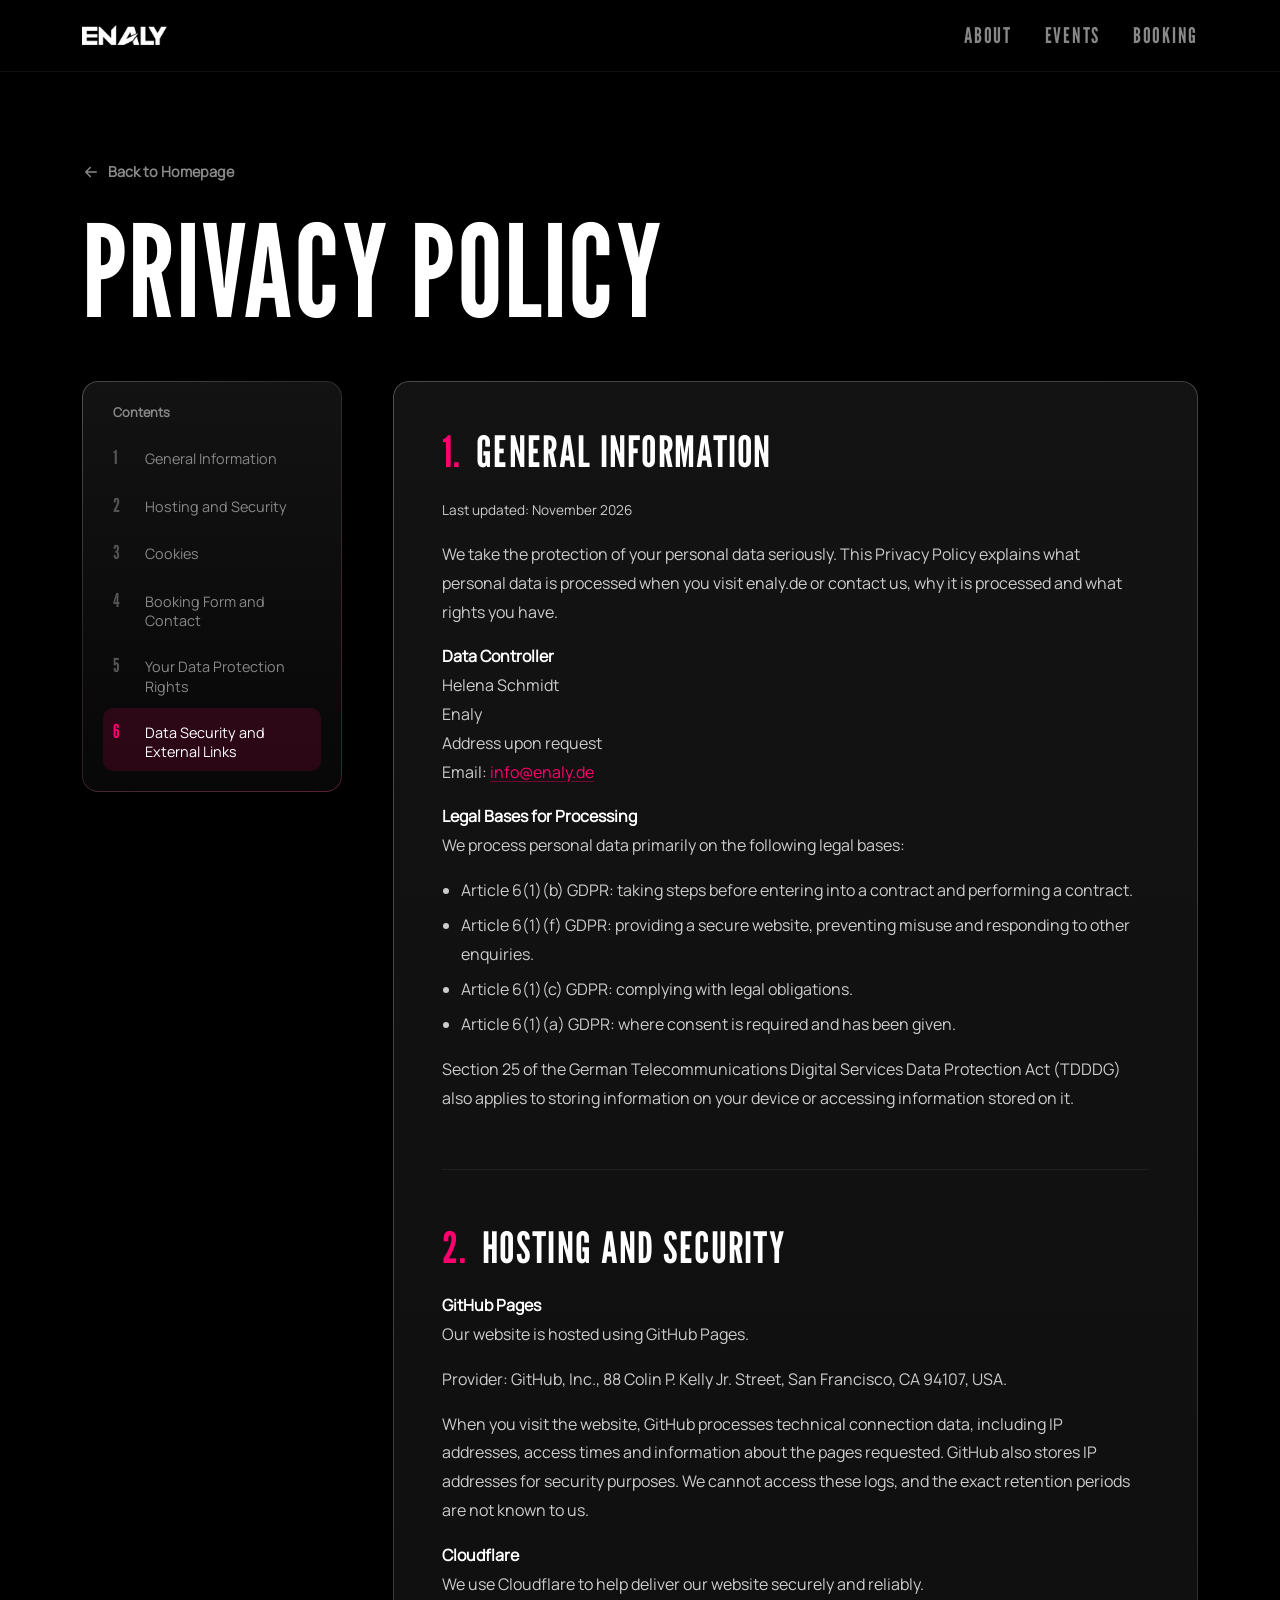
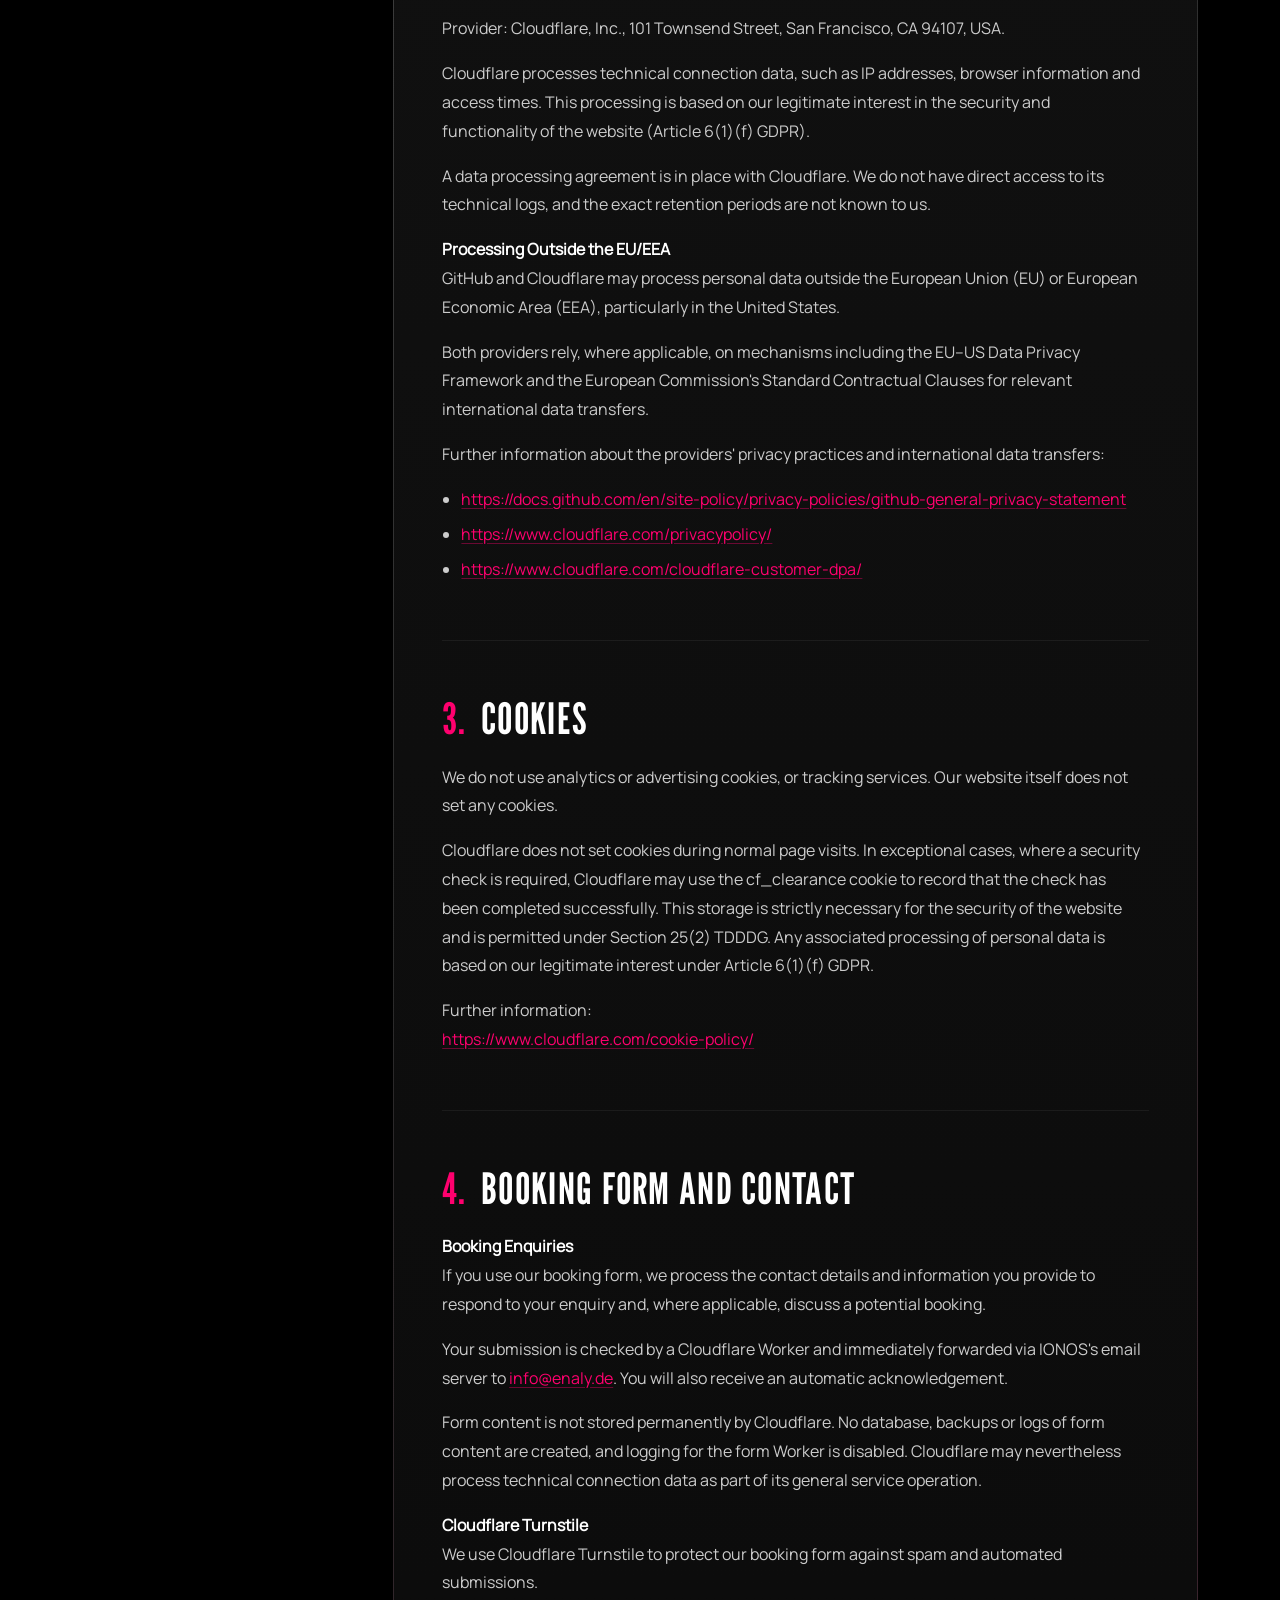
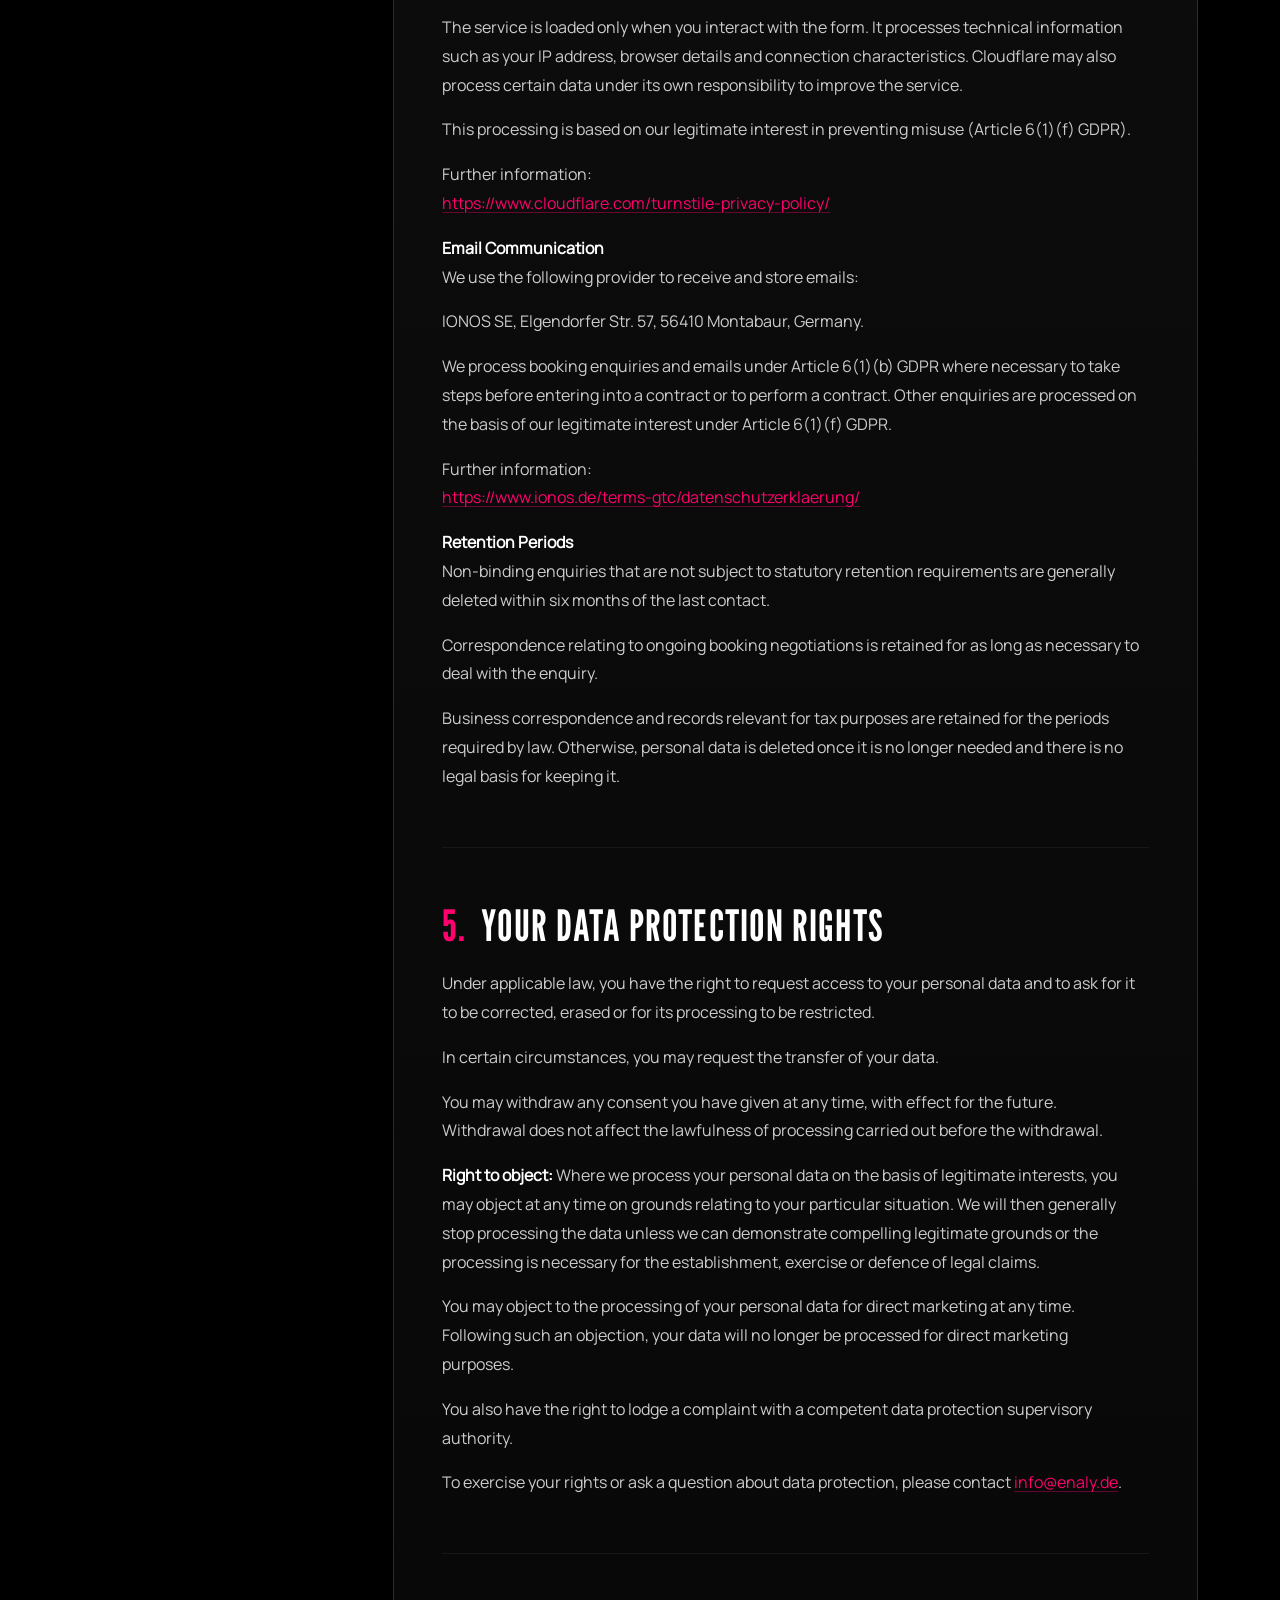
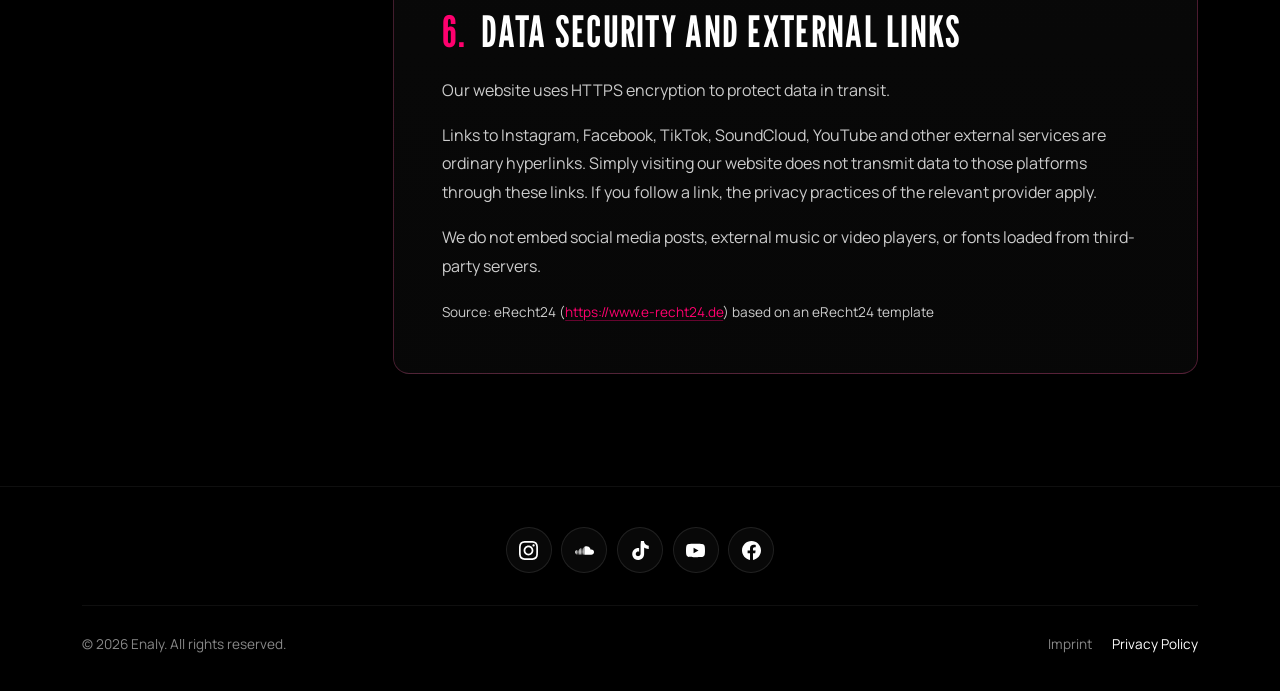
<file: privacy-policies.html>
<!DOCTYPE html>
<!--
  Enaly · enaly.de
  Design & development: Florian Miltz (FLOWZ) · https://iamflowz.de
-->
<html lang="en">
<head>
  <meta charset="UTF-8">
  <meta name="viewport" content="width=device-width, initial-scale=1.0, viewport-fit=cover">
  <meta name="author" content="Florian Miltz (FLOWZ)">
  <link rel="author" href="/humans.txt">
  <title>Privacy Policy · Enaly</title>
  <meta name="description" content="Privacy policy of enaly.de: hosting, contact form, cookie consent and external services.">
  <meta name="robots" content="index, follow">
  <meta name="theme-color" content="#000000">
  <link rel="canonical" href="https://enaly.de/privacy-policies">

  <meta property="og:title" content="Privacy Policy · Enaly">
  <meta property="og:description" content="Privacy policy of enaly.de.">
  <meta property="og:url" content="https://enaly.de/privacy-policies">
  <meta property="og:image" content="https://enaly.de/assets/og-image.jpg">
  <meta property="og:image:width" content="1200" />
  <meta property="og:image:height" content="630" />
  <meta property="og:image:alt" content="Enaly · Drum &amp; Bass DJ" />
  <meta property="og:type" content="website">
  <meta property="og:site_name" content="Enaly">

  <!-- Favicon (white lightning) -->
  <link rel="icon" href="/favicon.ico" sizes="any">
  <link rel="icon" href="/favicon.svg" type="image/svg+xml">
  <link rel="apple-touch-icon" href="/apple-touch-icon.png">
  <link rel="manifest" href="/site.webmanifest">

  <link rel="stylesheet" href="css/enaly.css?v=20261106a">

  <style>
    /* ==================== PRIVACY · reading layout with sticky contents ==================== */
    .legal-hero {
      padding: calc(var(--nav-h) + clamp(3rem, 8vw, 5.5rem)) 0 clamp(2rem, 5vw, 3.5rem);
    }
    .back-link {
      display: inline-flex;
      align-items: center;
      gap: 0.5rem;
      margin-bottom: 2rem;
      font-size: 0.9rem;
      font-weight: 600;
      color: var(--text-secondary);
      text-decoration: none;
      cursor: pointer;
      transition: color var(--transition-fast);
    }
    .back-link svg { width: 18px; height: 18px; transition: transform var(--transition-fast); }
    .back-link:hover { color: var(--pink); }
    .back-link:hover svg { transform: translateX(-3px); }

    .legal-title {
      font-family: var(--font-display);
      font-weight: 400;
      font-size: clamp(3rem, 10vw, 8rem);
      line-height: 0.85;
      letter-spacing: 0.01em;
      text-transform: uppercase;
      white-space: nowrap;
    }

    .doc-layout {
      display: grid;
      grid-template-columns: 260px minmax(0, 1fr);
      gap: clamp(1.5rem, 4vw, 3.5rem);
      align-items: start;
    }

    /* Table of contents */
    .toc {
      position: sticky;
      top: calc(var(--nav-h) + 1.5rem);
      padding: 1.25rem;
    }
    .toc-title {
      font-size: 0.8rem;
      font-weight: 600;
      color: var(--text-secondary);
      margin: 0 0 0.75rem 0.6rem;
    }
    .toc ol { list-style: none; display: grid; gap: 0.15rem; counter-reset: toc; }
    .toc a {
      display: grid;
      grid-template-columns: 1.8rem 1fr;
      align-items: baseline;
      gap: 0.25rem;
      padding: 0.6rem 0.6rem;
      border-radius: var(--radius-inner);
      font-size: 0.9rem;
      line-height: 1.35;
      color: var(--text-secondary);
      text-decoration: none;
      cursor: pointer;
      transition: background var(--transition-fast), color var(--transition-fast);
    }
    .toc a .n {
      font-family: var(--font-display);
      font-size: 1.2rem;
      color: #555;
      transition: color var(--transition-fast);
    }
    .toc a:hover { background: rgba(255,255,255,0.05); color: var(--text-primary); }
    .toc a.active { background: var(--pink-soft); color: var(--text-primary); }
    .toc a.active .n { color: var(--pink); }

    /* Document */
    .doc { padding: clamp(1.5rem, 4vw, 3rem); }
    /* Manrope turns "(c)" into a © sign – switch that off so "Article 6(1)(c)" stays readable */
    .doc { font-feature-settings: "calt" 0, "liga" 0; font-variant-ligatures: none; }
    .doc section { scroll-margin-top: calc(var(--nav-h) + 1.5rem); }
    .doc section + section {
      margin-top: clamp(2.5rem, 5vw, 3.5rem);
      padding-top: clamp(2.5rem, 5vw, 3.5rem);
      border-top: 1px solid var(--hairline);
    }
    .doc h2 {
      display: flex;
      align-items: baseline;
      gap: 0.9rem;
      font-family: var(--font-display);
      font-weight: 400;
      font-size: clamp(2rem, 4vw, 2.7rem);
      line-height: 1;
      letter-spacing: 0.03em;
      text-transform: uppercase;
      margin-bottom: 1.4rem;
    }
    .doc h2 .n { color: var(--pink); }
    .doc p, .doc li {
      font-size: 1rem;
      line-height: 1.8;
      color: var(--text-muted);
      max-width: 70ch;
    }
    .doc p + p { margin-top: 1rem; }
    .doc strong { color: var(--text-primary); font-weight: 600; }
    .doc code {
      font-family: ui-monospace, SFMono-Regular, Menlo, monospace;
      font-size: 0.88em;
      padding: 0.1rem 0.4rem;
      border-radius: 6px;
      background: var(--bg-surface);
      border: 1px solid var(--glass-border);
      color: var(--text-primary);
    }
    .doc ul { margin: 1rem 0 0 1.2rem; display: grid; gap: 0.4rem; }
    .doc ol { margin: 1rem 0 0 1.4rem; display: grid; gap: 0.4rem; }
    .doc ol + p, .doc p + ol { margin-top: 1rem; }
    .doc b { color: var(--text-primary); font-weight: 600; }
    .doc i { font-style: italic; }
    .doc u { text-decoration: underline; text-underline-offset: 3px; }
    .doc .fs-s { font-size: 0.85em; }
    .doc .fs-l { font-size: 1.25em; line-height: 1.5; }
    .doc .fs-xl { font-size: 1.55em; line-height: 1.35; }
    .doc ul + p, .doc p + ul { margin-top: 1rem; }
    .doc a {
      color: var(--pink);
      text-decoration: underline;
      text-decoration-color: var(--pink-line);
      text-underline-offset: 3px;
      overflow-wrap: anywhere;
      transition: text-decoration-color var(--transition-fast);
    }
    .doc a:hover { text-decoration-color: var(--pink); }

    @media (max-width: 900px) {
      .doc-layout { grid-template-columns: minmax(0, 1fr); }
      .toc {
        position: sticky;
        top: calc(var(--nav-h) + 0.5rem);
        z-index: 5;
        padding: 0.5rem;
        border-radius: var(--radius-pill);
      }
      .toc-title { display: none; }
      .toc ol {
        display: flex;
        gap: 0.25rem;
        overflow-x: auto;
        scrollbar-width: none;
        -webkit-overflow-scrolling: touch;
      }
      .toc ol::-webkit-scrollbar { display: none; }
      .toc a {
        display: inline-flex;
        gap: 0.4rem;
        white-space: nowrap;
        border-radius: var(--radius-pill);
        padding: 0.5rem 0.9rem;
        font-size: 0.85rem;
      }
      .toc a .n { font-size: 1.05rem; }
    }
  </style>
</head>
<body>
  <a href="#main" class="skip-link">Skip to content</a>
  <div class="ambient" aria-hidden="true"></div>

  <!-- ==================== NAVIGATION ==================== -->
  <nav class="site-nav" aria-label="Main">
    <a href="/" class="nav-logo" aria-label="Enaly Home"><img src="assets/logo.png" alt="Enaly Logo" class="nav-logo-img"></a>

    <div class="nav-right">
      <ul class="nav-links">
        <li><a href="/#about" class="nav-link">About</a></li>
        <li><a href="/#events" class="nav-link">Events</a></li>
        <li><a href="/booking" class="nav-link">Booking</a></li>
      </ul>
      <button class="nav-toggle" type="button" aria-expanded="false" aria-controls="navSheet" aria-label="Open menu">
        <svg class="icon-open" viewBox="0 0 24 24" fill="none" stroke="currentColor" stroke-width="2" stroke-linecap="round" aria-hidden="true"><path d="M4 7h16M4 12h16M4 17h10"/></svg>
        <svg class="icon-close" viewBox="0 0 24 24" fill="none" stroke="currentColor" stroke-width="2" stroke-linecap="round" aria-hidden="true"><path d="M6 6l12 12M18 6 6 18"/></svg>
      </button>
    </div>
  </nav>
  <div class="nav-sheet" id="navSheet">
    <ul>
      <li><a href="/#about" class="nav-link">About <svg viewBox="0 0 24 24" fill="none" stroke="currentColor" stroke-width="2" stroke-linecap="round" stroke-linejoin="round" aria-hidden="true"><path d="M5 12h14M13 6l6 6-6 6"/></svg></a></li>
      <li><a href="/#events" class="nav-link">Events <svg viewBox="0 0 24 24" fill="none" stroke="currentColor" stroke-width="2" stroke-linecap="round" stroke-linejoin="round" aria-hidden="true"><path d="M5 12h14M13 6l6 6-6 6"/></svg></a></li>
      <li><a href="/booking" class="nav-link">Booking <svg viewBox="0 0 24 24" fill="none" stroke="currentColor" stroke-width="2" stroke-linecap="round" stroke-linejoin="round" aria-hidden="true"><path d="M5 12h14M13 6l6 6-6 6"/></svg></a></li>
    </ul>
  </div>

  <main id="main">
    <header class="legal-hero">
      <div class="container">
        <a href="/" class="back-link">
          <svg viewBox="0 0 24 24" fill="none" stroke="currentColor" stroke-width="2" stroke-linecap="round" stroke-linejoin="round" aria-hidden="true"><path d="M19 12H5M11 18l-6-6 6-6"/></svg>
          Back to Homepage
        </a>
        <h1 class="legal-title">Privacy Policy</h1>
      </div>
    </header>

    <div class="container">
      <div class="doc-layout">

        <nav class="toc glass" aria-label="Contents">
          <p class="toc-title">Contents</p>
          <ol id="tocList">
            <li><a href="#s1"><span class="n">1</span><span>General Information</span></a></li><li><a href="#s2"><span class="n">2</span><span>Hosting and Security</span></a></li><li><a href="#s3"><span class="n">3</span><span>Cookies</span></a></li><li><a href="#s4"><span class="n">4</span><span>Booking Form and Contact</span></a></li><li><a href="#s5"><span class="n">5</span><span>Your Data Protection Rights</span></a></li><li><a href="#s6"><span class="n">6</span><span>Data Security and External Links</span></a></li>
          </ol>
        </nav>

        <article class="doc glass" id="legalDoc">

          <section id="s1">
            <h2><span class="n">1.</span> General Information</h2>
            <p>Last updated: November 2026</p><p>We take the protection of your personal data seriously. This Privacy Policy explains what personal data is processed when you visit enaly.de or contact us, why it is processed and what rights you have.</p><p><strong>Data Controller</strong><br>Helena Schmidt<br>Enaly<br>Address upon request<br>Email: <a href="mailto:info@enaly.de">info@enaly.de</a></p><p><strong>Legal Bases for Processing</strong><br>We process personal data primarily on the following legal bases:</p><ul><li>Article 6(1)(b) GDPR: taking steps before entering into a contract and performing a contract.</li><li>Article 6(1)(f) GDPR: providing a secure website, preventing misuse and responding to other enquiries.</li><li>Article 6(1)(c) GDPR: complying with legal obligations.</li><li>Article 6(1)(a) GDPR: where consent is required and has been given.</li></ul><p>Section 25 of the German Telecommunications Digital Services Data Protection Act (TDDDG) also applies to storing information on your device or accessing information stored on it.</p>
          </section>
          <section id="s2">
            <h2><span class="n">2.</span> Hosting and Security</h2>
            <p><strong>GitHub Pages</strong><br>Our website is hosted using GitHub Pages.</p><p>Provider: GitHub, Inc., 88 Colin P. Kelly Jr. Street, San Francisco, CA 94107, USA.</p><p>When you visit the website, GitHub processes technical connection data, including IP addresses, access times and information about the pages requested. GitHub also stores IP addresses for security purposes. We cannot access these logs, and the exact retention periods are not known to us.</p><p><strong>Cloudflare</strong><br>We use Cloudflare to help deliver our website securely and reliably.</p><p>Provider: Cloudflare, Inc., 101 Townsend Street, San Francisco, CA 94107, USA.</p><p>Cloudflare processes technical connection data, such as IP addresses, browser information and access times. This processing is based on our legitimate interest in the security and functionality of the website (Article 6(1)(f) GDPR).</p><p>A data processing agreement is in place with Cloudflare. We do not have direct access to its technical logs, and the exact retention periods are not known to us.</p><p><strong>Processing Outside the EU/EEA</strong><br>GitHub and Cloudflare may process personal data outside the European Union (EU) or European Economic Area (EEA), particularly in the United States.</p><p>Both providers rely, where applicable, on mechanisms including the EU–US Data Privacy Framework and the European Commission's Standard Contractual Clauses for relevant international data transfers.</p><p>Further information about the providers' privacy practices and international data transfers:</p><ul><li><a href="https://docs.github.com/en/site-policy/privacy-policies/github-general-privacy-statement" target="_blank" rel="noopener noreferrer">https://docs.github.com/en/site-policy/privacy-policies/github-general-privacy-statement</a></li><li><a href="https://www.cloudflare.com/privacypolicy/" target="_blank" rel="noopener noreferrer">https://www.cloudflare.com/privacypolicy/</a></li><li><a href="https://www.cloudflare.com/cloudflare-customer-dpa/" target="_blank" rel="noopener noreferrer">https://www.cloudflare.com/cloudflare-customer-dpa/</a></li></ul>
          </section>
          <section id="s3">
            <h2><span class="n">3.</span> Cookies</h2>
            <p>We do not use analytics or advertising cookies, or tracking services. Our website itself does not set any cookies.</p><p>Cloudflare does not set cookies during normal page visits. In exceptional cases, where a security check is required, Cloudflare may use the cf_clearance cookie to record that the check has been completed successfully. This storage is strictly necessary for the security of the website and is permitted under Section 25(2) TDDDG. Any associated processing of personal data is based on our legitimate interest under Article 6(1)(f) GDPR.</p><p>Further information:<br><a href="https://www.cloudflare.com/cookie-policy/" target="_blank" rel="noopener noreferrer">https://www.cloudflare.com/cookie-policy/</a></p>
          </section>
          <section id="s4">
            <h2><span class="n">4.</span> Booking Form and Contact</h2>
            <p><strong>Booking Enquiries</strong><br>If you use our booking form, we process the contact details and information you provide to respond to your enquiry and, where applicable, discuss a potential booking.</p><p>Your submission is checked by a Cloudflare Worker and immediately forwarded via IONOS's email server to <a href="mailto:info@enaly.de">info@enaly.de</a>. You will also receive an automatic acknowledgement.</p><p>Form content is not stored permanently by Cloudflare. No database, backups or logs of form content are created, and logging for the form Worker is disabled. Cloudflare may nevertheless process technical connection data as part of its general service operation.</p><p><strong>Cloudflare Turnstile</strong><br>We use Cloudflare Turnstile to protect our booking form against spam and automated submissions.</p><p>The service is loaded only when you interact with the form. It processes technical information such as your IP address, browser details and connection characteristics. Cloudflare may also process certain data under its own responsibility to improve the service.</p><p>This processing is based on our legitimate interest in preventing misuse (Article 6(1)(f) GDPR).</p><p>Further information:<br><a href="https://www.cloudflare.com/turnstile-privacy-policy/" target="_blank" rel="noopener noreferrer">https://www.cloudflare.com/turnstile-privacy-policy/</a></p><p><strong>Email Communication</strong><br>We use the following provider to receive and store emails:</p><p>IONOS SE, Elgendorfer Str. 57, 56410 Montabaur, Germany.</p><p>We process booking enquiries and emails under Article 6(1)(b) GDPR where necessary to take steps before entering into a contract or to perform a contract. Other enquiries are processed on the basis of our legitimate interest under Article 6(1)(f) GDPR.</p><p>Further information:<br><a href="https://www.ionos.de/terms-gtc/datenschutzerklaerung/" target="_blank" rel="noopener noreferrer">https://www.ionos.de/terms-gtc/datenschutzerklaerung/</a></p><p><strong>Retention Periods</strong><br>Non-binding enquiries that are not subject to statutory retention requirements are generally deleted within six months of the last contact.</p><p>Correspondence relating to ongoing booking negotiations is retained for as long as necessary to deal with the enquiry.</p><p>Business correspondence and records relevant for tax purposes are retained for the periods required by law. Otherwise, personal data is deleted once it is no longer needed and there is no legal basis for keeping it.</p>
          </section>
          <section id="s5">
            <h2><span class="n">5.</span> Your Data Protection Rights</h2>
            <p>Under applicable law, you have the right to request access to your personal data and to ask for it to be corrected, erased or for its processing to be restricted.</p><p>In certain circumstances, you may request the transfer of your data.</p><p>You may withdraw any consent you have given at any time, with effect for the future. Withdrawal does not affect the lawfulness of processing carried out before the withdrawal.</p><p><strong>Right to object:</strong> Where we process your personal data on the basis of legitimate interests, you may object at any time on grounds relating to your particular situation. We will then generally stop processing the data unless we can demonstrate compelling legitimate grounds or the processing is necessary for the establishment, exercise or defence of legal claims.</p><p>You may object to the processing of your personal data for direct marketing at any time. Following such an objection, your data will no longer be processed for direct marketing purposes.</p><p>You also have the right to lodge a complaint with a competent data protection supervisory authority.</p><p>To exercise your rights or ask a question about data protection, please contact <a href="mailto:info@enaly.de">info@enaly.de</a>.</p>
          </section>
          <section id="s6">
            <h2><span class="n">6.</span> Data Security and External Links</h2>
            <p>Our website uses HTTPS encryption to protect data in transit.</p><p>Links to Instagram, Facebook, TikTok, SoundCloud, YouTube and other external services are ordinary hyperlinks. Simply visiting our website does not transmit data to those platforms through these links. If you follow a link, the privacy practices of the relevant provider apply.</p><p>We do not embed social media posts, external music or video players, or fonts loaded from third-party servers.</p><p>Based on an eRecht24 template – <a href="https://www.e-recht24.de" target="_blank" rel="noopener noreferrer">https://www.e-recht24.de</a></p>
          </section>
        </article>
      </div>
    </div>
  </main>

  <!-- ==================== FOOTER ==================== -->
  <footer class="site-footer">
    <div class="container">
      <div class="footer-inner">
        <div class="footer-top">
          <div class="footer-socials">
            <a href="https://www.instagram.com/enaly" target="_blank" rel="noopener noreferrer" class="social-icon-link" aria-label="Instagram">
              <svg viewBox="0 0 24 24" aria-hidden="true"><path d="M12 2.163c3.204 0 3.584.012 4.85.07 3.252.148 4.771 1.691 4.919 4.919.058 1.265.069 1.645.069 4.849 0 3.205-.012 3.584-.069 4.849-.149 3.225-1.664 4.771-4.919 4.919-1.266.058-1.644.07-4.85.07-3.204 0-3.584-.012-4.849-.07-3.26-.149-4.771-1.699-4.919-4.92-.058-1.265-.07-1.644-.07-4.849 0-3.204.013-3.583.07-4.849.149-3.227 1.664-4.771 4.919-4.919 1.266-.067 1.645-.069 4.849-.069zm0-2.163c-3.259 0-3.667.014-4.947.072-4.358.2-6.78 2.618-6.98 6.98-.059 1.281-.073 1.689-.073 4.948 0 3.259.014 3.668.072 4.948.2 4.358 2.618 6.78 6.98 6.98 1.281.058 1.689.072 4.948.072 3.259 0 3.668-.014 4.948-.072 4.354-.2 6.782-2.618 6.979-6.98.059-1.28.073-1.689.073-4.948 0-3.259-.014-3.667-.072-4.947-.196-4.354-2.617-6.78-6.979-6.98-1.281-.059-1.69-.073-4.949-.073zm0 5.838c-3.403 0-6.162 2.759-6.162 6.162s2.759 6.163 6.162 6.163 6.162-2.759 6.162-6.163c0-3.403-2.759-6.162-6.162-6.162zm0 10.162c-2.209 0-4-1.79-4-4 0-2.209 1.791-4 4-4s4 1.791 4 4c0 2.21-1.791 4-4 4zm6.406-11.845c-.796 0-1.441.645-1.441 1.44s.645 1.44 1.441 1.44c.795 0 1.439-.645 1.439-1.44s-.644-1.44-1.439-1.44z"/></svg>
            </a>
            <a href="https://www.soundcloud.com/enaly_dnb" target="_blank" rel="noopener noreferrer" class="social-icon-link" aria-label="SoundCloud">
              <svg viewBox="0 0 24 24" aria-hidden="true"><path d="M23.999 14.165c-.052 1.796-1.612 3.169-3.4 3.169h-8.18a.68.68 0 0 1-.675-.683V7.862a.747.747 0 0 1 .452-.724s.75-.513 2.333-.513a5.364 5.364 0 0 1 2.763.755 5.433 5.433 0 0 1 2.57 3.54c.282-.08.574-.121.868-.12.884 0 1.73.358 2.347.992s.948 1.49.922 2.373ZM10.721 8.421c.247 2.98.427 5.697 0 8.672a.264.264 0 0 1-.53 0c-.395-2.946-.22-5.718 0-8.672a.264.264 0 0 1 .53 0ZM9.072 9.448c.285 2.659.37 4.986-.006 7.655a.277.277 0 0 1-.55 0c-.331-2.63-.256-5.02 0-7.655a.277.277 0 0 1 .556 0Zm-1.663-.257c.27 2.726.39 5.171 0 7.904a.266.266 0 0 1-.532 0c-.38-2.69-.257-5.21 0-7.904a.266.266 0 0 1 .532 0Zm-1.647.77a26.108 26.108 0 0 1-.008 7.147.272.272 0 0 1-.542 0 27.955 27.955 0 0 1 0-7.147.275.275 0 0 1 .55 0Zm-1.67 1.769c.421 1.865.228 3.5-.029 5.388a.257.257 0 0 1-.514 0c-.21-1.858-.398-3.549 0-5.389a.272.272 0 0 1 .543 0Zm-1.655-.273c.388 1.897.26 3.508-.01 5.412-.026.28-.514.283-.54 0-.244-1.878-.347-3.54-.01-5.412a.283.283 0 0 1 .56 0Zm-1.668.911c.4 1.268.257 2.292-.026 3.572a.257.257 0 0 1-.514 0c-.241-1.262-.354-2.312-.023-3.572a.283.283 0 0 1 .563 0Z"/></svg>
            </a>
            <a href="https://www.tiktok.com/@enaly.dnb" target="_blank" rel="noopener noreferrer" class="social-icon-link" aria-label="TikTok">
              <svg viewBox="0 0 24 24" aria-hidden="true"><path d="M12.525.02c1.31-.02 2.61-.01 3.91-.02.08 1.53.63 3.09 1.75 4.17 1.12 1.11 2.7 1.62 4.24 1.79v4.03c-1.44-.05-2.89-.35-4.2-.97-.57-.26-1.1-.59-1.62-.93-.01 2.92.01 5.84-.02 8.75-.08 1.4-.54 2.79-1.35 3.94-1.31 1.92-3.58 3.17-5.91 3.21-1.43.08-2.86-.31-4.08-1.03-2.02-1.19-3.44-3.37-3.65-5.71-.02-.5-.03-1-.01-1.49.18-1.9 1.12-3.72 2.58-4.96 1.66-1.44 3.98-2.13 6.15-1.72.02 1.48-.04 2.96-.04 4.44-.99-.32-2.15-.23-3.02.37-.82.57-1.31 1.56-1.28 2.56.02.82.43 1.61 1.11 2.08.82.58 1.92.73 2.87.42.92-.29 1.67-.99 1.98-1.91.13-.42.18-.87.18-1.31-.02-3.7-.01-7.4-.01-11.1z"/></svg>
            </a>
            <a href="https://www.youtube.com/@enalymusic" target="_blank" rel="noopener noreferrer" class="social-icon-link" aria-label="YouTube">
              <svg viewBox="0 0 24 24" aria-hidden="true"><path d="M23.498 6.186a3.016 3.016 0 0 0-2.122-2.136C19.505 3.545 12 3.545 12 3.545s-7.505 0-9.377.505A3.017 3.017 0 0 0 .502 6.186C0 8.07 0 12 0 12s0 3.93.502 5.814a3.016 3.016 0 0 0 2.122 2.136c1.871.505 9.376.505 9.376.505s7.505 0 9.377-.505a3.015 3.015 0 0 0 2.122-2.136C24 15.93 24 12 24 12s0-3.93-.502-5.814zM9.545 15.568V8.432L15.818 12l-6.273 3.568z"/></svg>
            </a>
            <a href="https://www.facebook.com/enalydnb" target="_blank" rel="noopener noreferrer" class="social-icon-link" aria-label="Facebook">
              <svg viewBox="0 0 24 24" aria-hidden="true"><path d="M24 12.073c0-6.627-5.373-12-12-12s-12 5.373-12 12c0 5.99 4.388 10.954 10.125 11.854v-8.385H7.078v-3.47h3.047V9.43c0-3.007 1.792-4.669 4.533-4.669 1.312 0 2.686.235 2.686.235v2.953H15.83c-1.491 0-1.956.925-1.956 1.874v2.25h3.328l-.532 3.47h-2.796v8.385C19.612 23.027 24 18.062 24 12.073z"/></svg>
            </a>
          </div>
        </div>

        <div class="footer-bottom">
          <p>© 2026 Enaly. All rights reserved.</p>
          <ul class="footer-legal">
            <!-- Cookie banner hidden (no optional services): <li><a href="#" role="button" data-cookie-settings>Cookie Settings</a></li> -->
            <li><a href="imprint">Imprint</a></li>
            <li><a href="privacy-policies" aria-current="page">Privacy Policy</a></li>
          </ul>
        </div>
      </div>
    </div>
  </footer>

  <script src="js/site.js?v=20261106a"></script>
  <!-- Cookie banner hidden for now – the website sets no optional cookies. To show it again, remove this comment wrapper:
    <script src="js/cookie-banner.js?v=20261105b"></script>
  -->
  <script src="js/richtext.js?v=20261105d"></script>
  <script src="js/legal.js?v=20261106a"></script>
  <script>
    // Texts come from data/privacy.json (admin: Legal Texts). The HTML above is the fallback.
    (async function () {
      const sections = await EnalyLegal.load('privacy');
      if (sections) {
        const esc = EnalyLegal.escapeHtml;
        document.getElementById('legalDoc').innerHTML = sections.map((sec, i) => `
          <section id="s${i + 1}">
            <h2><span class="n">${i + 1}.</span> ${esc(sec.title)}</h2>
            ${EnalyLegal.render(sec.body)}
          </section>`).join('');
        document.getElementById('tocList').innerHTML = sections.map((sec, i) =>
          `<li><a href="#s${i + 1}"><span class="n">${i + 1}</span><span>${esc(sec.title)}</span></a></li>`
        ).join('');
      }
      initToc();
    })();

    // Table of contents scrollspy
    function initToc() {
      const links = document.querySelectorAll('.toc a');
      const sections = document.querySelectorAll('.doc section[id]');
      if (!('IntersectionObserver' in window)) return;
      const io = new IntersectionObserver((entries) => {
        entries.forEach(entry => {
          if (!entry.isIntersecting) return;
          const id = entry.target.id;
          links.forEach(a => {
            const on = a.getAttribute('href') === '#' + id;
            a.classList.toggle('active', on);
            if (on && window.matchMedia('(max-width: 900px)').matches) {
              a.scrollIntoView({ block: 'nearest', inline: 'center', behavior: 'smooth' });
            }
          });
        });
      }, { rootMargin: '-30% 0px -60% 0px' });
      sections.forEach(s => io.observe(s));
    }
  </script>
</body>
</html>
</file>
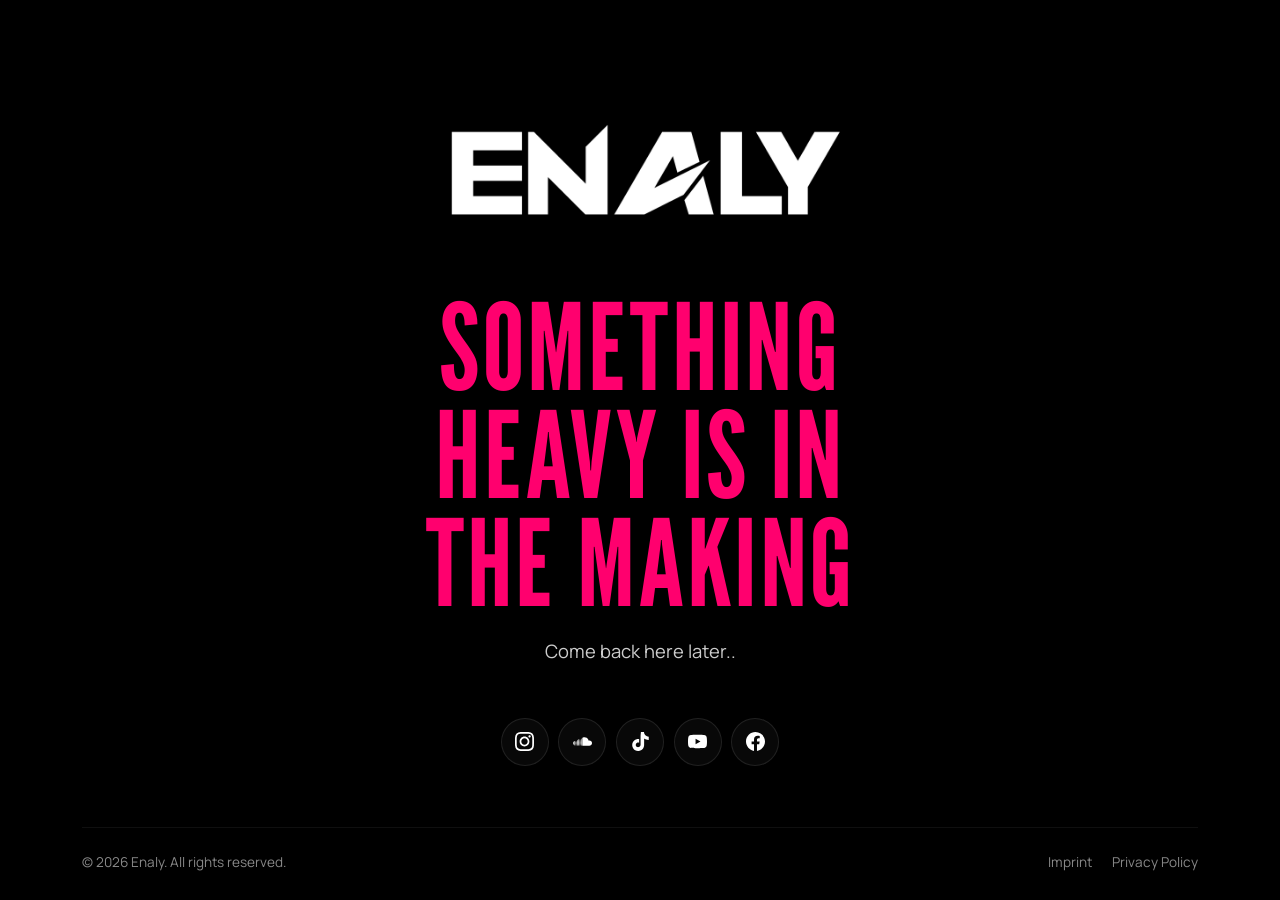
<file: wip.html>
<!DOCTYPE html>
<!--
  Enaly · enaly.de
  Design & development: Florian Miltz (FLOWZ) · https://iamflowz.de
-->
<html lang="en">
<head>
  <meta charset="UTF-8"/>
  <meta name="viewport" content="width=device-width, initial-scale=1.0, viewport-fit=cover"/>
  <meta name="author" content="Florian Miltz (FLOWZ)">
  <link rel="author" href="/humans.txt">
  <title>Work in Progress · Enaly</title>
  <meta name="description" content="Official Website of Enaly. Drum & Bass DJ from Germany. Something heavy is in the making." />
  <meta name="robots" content="index, follow">
  <meta name="theme-color" content="#000000">

  <!-- Favicon (white lightning) -->
  <link rel="icon" href="/favicon.ico" sizes="any">
  <link rel="icon" href="/favicon.svg" type="image/svg+xml">
  <link rel="apple-touch-icon" href="/apple-touch-icon.png">
  <link rel="manifest" href="/site.webmanifest">

  <!-- Open Graph & social previews -->
  <meta property="og:title" content="Enaly · Drum & Bass DJ" />
  <meta property="og:description" content="Something heavy is in the making." />
  <meta property="og:url" content="https://enaly.de" />
  <meta property="og:image" content="https://enaly.de/assets/about.jpg" />
  <meta property="og:type" content="website" />
  <meta property="og:site_name" content="Enaly" />
  <meta name="twitter:card" content="summary_large_image">

  <link rel="preload" href="fonts/league-gothic-v13-latin-regular.woff2" as="font" type="font/woff2" crossorigin>
  <link rel="preload" href="fonts/manrope-v20-latin-regular.woff2" as="font" type="font/woff2" crossorigin>

  <!-- Self-contained on purpose: works on PROD without css/enaly.css or js/site.js -->
  <style>
    @font-face { font-family: 'League Gothic'; font-style: normal; font-weight: 400; font-display: swap; src: url('fonts/league-gothic-v13-latin-regular.woff2') format('woff2'); }
    @font-face { font-family: 'Manrope'; font-style: normal; font-weight: 400; font-display: swap; src: url('fonts/manrope-v20-latin-regular.woff2') format('woff2'); }

    :root {
      --bg-primary: #000000;
      --bg-surface: #1A1A1A;
      --text-primary: #FFFFFF;
      --text-secondary: #888888;
      --text-muted: #CCCCCC;
      --pink: #FF006E;
      --glass-border: rgba(255, 255, 255, 0.10);
      --hairline: rgba(255, 255, 255, 0.06);
      --radius-pill: 9999px;
      --transition-fast: 200ms ease;
      --font-display: 'League Gothic', 'Arial Narrow', sans-serif;
      --font-body: 'Manrope', system-ui, sans-serif;
      --gutter: clamp(1rem, 4vw, 2rem);
    }

    *, *::before, *::after { box-sizing: border-box; margin: 0; padding: 0; }

    html { background: var(--bg-primary); -webkit-text-size-adjust: 100%; }
    body {
      min-height: 100svh;
      display: flex;
      flex-direction: column;
      background: var(--bg-primary);
      color: var(--text-primary);
      font-family: var(--font-body);
      line-height: 1.65;
      overflow-x: hidden;
      -webkit-font-smoothing: antialiased;
    }
    ::selection { background: var(--pink); color: #fff; }
    :focus-visible { outline: 2px solid var(--pink); outline-offset: 3px; border-radius: 6px; }

    /* Ambient glow, slowly breathing */
    .ambient {
      position: fixed;
      inset: 0;
      z-index: -1;
      pointer-events: none;
      background:
        radial-gradient(55vw 45vw at 50% 42%, rgba(255, 0, 110, 0.16), transparent 62%),
        radial-gradient(60vw 40vw at 100% 0%, rgba(255, 0, 110, 0.06), transparent 60%),
        var(--bg-primary);
      animation: breathe 7s ease-in-out infinite;
    }
    @keyframes breathe {
      0%, 100% { opacity: 0.75; }
      50% { opacity: 1; }
    }

    /* ---------- Main ---------- */
    .wip {
      flex: 1;
      display: grid;
      place-items: center;
      padding: clamp(3rem, 10vh, 6rem) var(--gutter) 2rem;
      text-align: center;
    }
    .wip-inner {
      display: flex;
      flex-direction: column;
      align-items: center;
      max-width: 820px;
    }

    .logo-img {
      width: clamp(200px, 42vw, 440px);
      height: auto;
      filter: brightness(0) invert(1);
      margin-bottom: clamp(2.5rem, 7vh, 4rem);
      animation: rise 1000ms 100ms cubic-bezier(.2,.7,.2,1) both;
    }

    .status {
      display: inline-flex;
      align-items: center;
      gap: 0.55rem;
      margin-bottom: 1.25rem;
      padding: 0.45rem 0.95rem;
      border-radius: var(--radius-pill);
      border: 1px solid var(--glass-border);
      background: rgba(0, 0, 0, 0.55);
      backdrop-filter: blur(12px);
      -webkit-backdrop-filter: blur(12px);
      font-size: 0.82rem;
      font-weight: 600;
      color: var(--text-muted);
      animation: rise 900ms 300ms cubic-bezier(.2,.7,.2,1) both;
    }
    .status .pulse {
      width: 8px; height: 8px; border-radius: 50%;
      background: var(--pink);
      animation: pulse 2s infinite;
    }

    h1 {
      font-family: var(--font-display);
      font-weight: 400;
      font-size: clamp(3.2rem, 10vw, 7.5rem);
      line-height: 0.9;
      letter-spacing: 0.02em;
      text-transform: uppercase;
      color: var(--pink);
      max-width: 12ch;
      animation: rise 1000ms 400ms cubic-bezier(.2,.7,.2,1) both;
    }

    .wip p {
      margin-top: 1.25rem;
      font-size: clamp(1rem, 1.6vw, 1.15rem);
      color: var(--text-muted);
      animation: rise 900ms 550ms cubic-bezier(.2,.7,.2,1) both;
    }

    .socials {
      display: flex;
      flex-wrap: wrap;
      justify-content: center;
      gap: 0.6rem;
      margin-top: clamp(2.25rem, 6vh, 3.25rem);
      animation: rise 900ms 700ms cubic-bezier(.2,.7,.2,1) both;
    }
    .social-icon-link {
      width: 48px;
      height: 48px;
      display: inline-flex;
      align-items: center;
      justify-content: center;
      border-radius: 50%;
      border: 1px solid var(--glass-border);
      background: rgba(255, 255, 255, 0.03);
      color: var(--text-primary);
      cursor: pointer;
      transition: color var(--transition-fast), border-color var(--transition-fast), background var(--transition-fast), transform var(--transition-fast);
    }
    .social-icon-link svg { width: 19px; height: 19px; fill: currentColor; }
    .social-icon-link:hover {
      color: #fff;
      background: var(--pink);
      border-color: var(--pink);
      transform: translateY(-2px);
    }

    @keyframes rise {
      from { opacity: 0; transform: translateY(20px); }
      to { opacity: 1; transform: none; }
    }
    @keyframes pulse {
      0% { box-shadow: 0 0 0 0 rgba(255, 0, 110, 0.6); }
      70% { box-shadow: 0 0 0 10px rgba(255, 0, 110, 0); }
      100% { box-shadow: 0 0 0 0 rgba(255, 0, 110, 0); }
    }

    /* ---------- Footer ---------- */
    .site-footer {
      width: 100%;
      max-width: 1180px;
      margin: 0 auto;
      padding: 0 var(--gutter) 1.5rem;
    }
    .footer-bottom {
      display: flex;
      align-items: center;
      justify-content: space-between;
      gap: 1rem;
      flex-wrap: wrap;
      padding-top: 1.25rem;
      border-top: 1px solid var(--hairline);
      font-size: 0.85rem;
      line-height: 1.5;
      color: var(--text-secondary);
    }
    .footer-legal { display: flex; align-items: center; gap: 0.35rem 1.25rem; flex-wrap: wrap; list-style: none; }
    .footer-legal li { display: flex; align-items: center; }
    .footer-legal a {
      display: inline-flex;
      align-items: center;
      padding: 0.25rem 0;
      font-size: 0.85rem;
      line-height: 1.5;
      color: var(--text-secondary);
      text-decoration: none;
      cursor: pointer;
      transition: color var(--transition-fast);
    }
    .footer-legal a:hover { color: var(--pink); }

    @media (max-width: 640px) {
      .footer-bottom { flex-direction: column; text-align: center; }
      .footer-legal { justify-content: center; }
    }

    @media (prefers-reduced-motion: reduce) {
      *, *::before, *::after { animation: none !important; transition-duration: 0.01ms !important; }
    }
  </style>
</head>
<body>
  <div class="ambient" aria-hidden="true"></div>

  <main class="wip">
    <div class="wip-inner">
      <img src="assets/logo.png" alt="Enaly Logo" class="logo-img">

      <h1>Something heavy is in the making</h1>
      <p>Come back here later..</p>

      <nav class="socials" aria-label="Social media">
            <a href="https://www.instagram.com/enaly" target="_blank" rel="noopener noreferrer" class="social-icon-link" aria-label="Instagram">
              <svg viewBox="0 0 24 24" aria-hidden="true"><path d="M12 2.163c3.204 0 3.584.012 4.85.07 3.252.148 4.771 1.691 4.919 4.919.058 1.265.069 1.645.069 4.849 0 3.205-.012 3.584-.069 4.849-.149 3.225-1.664 4.771-4.919 4.919-1.266.058-1.644.07-4.85.07-3.204 0-3.584-.012-4.849-.07-3.26-.149-4.771-1.699-4.919-4.92-.058-1.265-.07-1.644-.07-4.849 0-3.204.013-3.583.07-4.849.149-3.227 1.664-4.771 4.919-4.919 1.266-.067 1.645-.069 4.849-.069zm0-2.163c-3.259 0-3.667.014-4.947.072-4.358.2-6.78 2.618-6.98 6.98-.059 1.281-.073 1.689-.073 4.948 0 3.259.014 3.668.072 4.948.2 4.358 2.618 6.78 6.98 6.98 1.281.058 1.689.072 4.948.072 3.259 0 3.668-.014 4.948-.072 4.354-.2 6.782-2.618 6.979-6.98.059-1.28.073-1.689.073-4.948 0-3.259-.014-3.667-.072-4.947-.196-4.354-2.617-6.78-6.979-6.98-1.281-.059-1.69-.073-4.949-.073zm0 5.838c-3.403 0-6.162 2.759-6.162 6.162s2.759 6.163 6.162 6.163 6.162-2.759 6.162-6.163c0-3.403-2.759-6.162-6.162-6.162zm0 10.162c-2.209 0-4-1.79-4-4 0-2.209 1.791-4 4-4s4 1.791 4 4c0 2.21-1.791 4-4 4zm6.406-11.845c-.796 0-1.441.645-1.441 1.44s.645 1.44 1.441 1.44c.795 0 1.439-.645 1.439-1.44s-.644-1.44-1.439-1.44z"/></svg>
            </a>
            <a href="https://www.soundcloud.com/enaly_dnb" target="_blank" rel="noopener noreferrer" class="social-icon-link" aria-label="SoundCloud">
              <svg viewBox="0 0 24 24" aria-hidden="true"><path d="M23.999 14.165c-.052 1.796-1.612 3.169-3.4 3.169h-8.18a.68.68 0 0 1-.675-.683V7.862a.747.747 0 0 1 .452-.724s.75-.513 2.333-.513a5.364 5.364 0 0 1 2.763.755 5.433 5.433 0 0 1 2.57 3.54c.282-.08.574-.121.868-.12.884 0 1.73.358 2.347.992s.948 1.49.922 2.373ZM10.721 8.421c.247 2.98.427 5.697 0 8.672a.264.264 0 0 1-.53 0c-.395-2.946-.22-5.718 0-8.672a.264.264 0 0 1 .53 0ZM9.072 9.448c.285 2.659.37 4.986-.006 7.655a.277.277 0 0 1-.55 0c-.331-2.63-.256-5.02 0-7.655a.277.277 0 0 1 .556 0Zm-1.663-.257c.27 2.726.39 5.171 0 7.904a.266.266 0 0 1-.532 0c-.38-2.69-.257-5.21 0-7.904a.266.266 0 0 1 .532 0Zm-1.647.77a26.108 26.108 0 0 1-.008 7.147.272.272 0 0 1-.542 0 27.955 27.955 0 0 1 0-7.147.275.275 0 0 1 .55 0Zm-1.67 1.769c.421 1.865.228 3.5-.029 5.388a.257.257 0 0 1-.514 0c-.21-1.858-.398-3.549 0-5.389a.272.272 0 0 1 .543 0Zm-1.655-.273c.388 1.897.26 3.508-.01 5.412-.026.28-.514.283-.54 0-.244-1.878-.347-3.54-.01-5.412a.283.283 0 0 1 .56 0Zm-1.668.911c.4 1.268.257 2.292-.026 3.572a.257.257 0 0 1-.514 0c-.241-1.262-.354-2.312-.023-3.572a.283.283 0 0 1 .563 0Z"/></svg>
            </a>
            <a href="https://www.tiktok.com/@enaly.dnb" target="_blank" rel="noopener noreferrer" class="social-icon-link" aria-label="TikTok">
              <svg viewBox="0 0 24 24" aria-hidden="true"><path d="M12.525.02c1.31-.02 2.61-.01 3.91-.02.08 1.53.63 3.09 1.75 4.17 1.12 1.11 2.7 1.62 4.24 1.79v4.03c-1.44-.05-2.89-.35-4.2-.97-.57-.26-1.1-.59-1.62-.93-.01 2.92.01 5.84-.02 8.75-.08 1.4-.54 2.79-1.35 3.94-1.31 1.92-3.58 3.17-5.91 3.21-1.43.08-2.86-.31-4.08-1.03-2.02-1.19-3.44-3.37-3.65-5.71-.02-.5-.03-1-.01-1.49.18-1.9 1.12-3.72 2.58-4.96 1.66-1.44 3.98-2.13 6.15-1.72.02 1.48-.04 2.96-.04 4.44-.99-.32-2.15-.23-3.02.37-.82.57-1.31 1.56-1.28 2.56.02.82.43 1.61 1.11 2.08.82.58 1.92.73 2.87.42.92-.29 1.67-.99 1.98-1.91.13-.42.18-.87.18-1.31-.02-3.7-.01-7.4-.01-11.1z"/></svg>
            </a>
            <a href="https://www.youtube.com/@enalymusic" target="_blank" rel="noopener noreferrer" class="social-icon-link" aria-label="YouTube">
              <svg viewBox="0 0 24 24" aria-hidden="true"><path d="M23.498 6.186a3.016 3.016 0 0 0-2.122-2.136C19.505 3.545 12 3.545 12 3.545s-7.505 0-9.377.505A3.017 3.017 0 0 0 .502 6.186C0 8.07 0 12 0 12s0 3.93.502 5.814a3.016 3.016 0 0 0 2.122 2.136c1.871.505 9.376.505 9.376.505s7.505 0 9.377-.505a3.015 3.015 0 0 0 2.122-2.136C24 15.93 24 12 24 12s0-3.93-.502-5.814zM9.545 15.568V8.432L15.818 12l-6.273 3.568z"/></svg>
            </a>
            <a href="https://www.facebook.com/enalydnb" target="_blank" rel="noopener noreferrer" class="social-icon-link" aria-label="Facebook">
              <svg viewBox="0 0 24 24" aria-hidden="true"><path d="M24 12.073c0-6.627-5.373-12-12-12s-12 5.373-12 12c0 5.99 4.388 10.954 10.125 11.854v-8.385H7.078v-3.47h3.047V9.43c0-3.007 1.792-4.669 4.533-4.669 1.312 0 2.686.235 2.686.235v2.953H15.83c-1.491 0-1.956.925-1.956 1.874v2.25h3.328l-.532 3.47h-2.796v8.385C19.612 23.027 24 18.062 24 12.073z"/></svg>
            </a>
          </nav>
    </div>
  </main>

  <footer class="site-footer">
    <div class="footer-bottom">
      <p>© 2026 Enaly. All rights reserved.</p>
      <ul class="footer-legal">
        <!-- Cookie banner hidden (no optional services): <li><a href="#" role="button" data-cookie-settings>Cookie Settings</a></li> -->
        <li><a href="imprint">Imprint</a></li>
        <li><a href="privacy-policies">Privacy Policy</a></li>
      </ul>
    </div>
  </footer>

  <!-- Cookie banner hidden for now – the website sets no optional cookies. To show it again, remove this comment wrapper:
  <script src="js/cookie-banner.js"></script>
  <script>
    document.querySelector('[data-cookie-settings]').addEventListener('click', function (e) {
      e.preventDefault();
      if (window.reopenCookieBanner) window.reopenCookieBanner();
    });
  </script>
  -->
</body>
</html>
</file>
<file: css/enaly.css>
/* ==========================================================================
   ENALY · Design System
   Shared tokens, base, navigation, footer, buttons and form controls.
   Page-specific layouts live in each page's own <style> block.
   ========================================================================== */

@font-face { font-family: 'League Gothic'; font-style: normal; font-weight: 400; font-display: swap; src: url('../fonts/league-gothic-v13-latin-regular.woff2') format('woff2'); }
@font-face { font-family: 'Manrope'; font-style: normal; font-weight: 400; font-display: swap; src: url('../fonts/manrope-v20-latin-regular.woff2') format('woff2'); }

:root {
  /* Brand palette (design.md) */
  --bg-primary: #000000;
  --bg-surface: #1A1A1A;
  --bg-surface-accent: #111111;
  --text-primary: #FFFFFF;
  --text-secondary: #888888;
  --text-muted: #CCCCCC;

  /* Brand accents (existing site) */
  --pink: #FF006E;
  --pink-hover: #E0005F;
  --pink-soft: rgba(255, 0, 110, 0.14);
  --pink-line: rgba(255, 0, 110, 0.38);
  --green: #00E676;

  /* Glass & borders */
  --glass-bg: rgba(0, 0, 0, 0.70);
  --glass-border: rgba(255, 255, 255, 0.10);
  --hairline: rgba(255, 255, 255, 0.06);
  --blur-radius: 24px;

  /* Radii & motion */
  --radius-pill: 9999px;
  --radius-card: 16px;
  --radius-inner: 10px;
  --transition-fast: 200ms ease;
  --transition-smooth: 300ms ease-out;

  /* Layout */
  --container: 1180px;
  --gutter: clamp(1rem, 4vw, 2rem);
  --nav-h: 72px;

  /* Type */
  --font-display: 'League Gothic', 'Arial Narrow', sans-serif;
  --font-body: 'Manrope', system-ui, sans-serif;
}

*, *::before, *::after { box-sizing: border-box; margin: 0; padding: 0; }

html {
  scroll-behavior: smooth;
  -webkit-text-size-adjust: 100%;
  background: var(--bg-primary);
}

body {
  background: var(--bg-primary);
  color: var(--text-primary);
  font-family: var(--font-body);
  font-size: 1rem;
  line-height: 1.65;
  min-height: 100vh;
  overflow-x: hidden;
  -webkit-font-smoothing: antialiased;
  text-rendering: optimizeLegibility;
}

img { max-width: 100%; display: block; }
a { color: inherit; }
button { font: inherit; color: inherit; }
::selection { background: var(--pink); color: #fff; }

:focus-visible {
  outline: 2px solid var(--pink);
  outline-offset: 3px;
  border-radius: 6px;
}

.skip-link {
  position: absolute;
  left: 1rem;
  top: -100px;
  z-index: 2000;
  background: var(--pink);
  color: #fff;
  padding: 0.6rem 1rem;
  border-radius: var(--radius-pill);
  text-decoration: none;
  font-weight: 600;
}
.skip-link:focus { top: 1rem; }

.container {
  width: 100%;
  max-width: var(--container);
  margin: 0 auto;
  padding: 0 var(--gutter);
}

.sr-only {
  position: absolute; width: 1px; height: 1px; padding: 0; margin: -1px;
  overflow: hidden; clip: rect(0, 0, 0, 0); white-space: nowrap; border: 0;
}

/* --------------------------------------------------------------------------
   Grain + ambient glow (body background layer)
   -------------------------------------------------------------------------- */
.ambient {
  position: fixed;
  inset: 0;
  pointer-events: none;
  z-index: -1;
  background:
    radial-gradient(60vw 40vw at 85% -10%, rgba(255, 0, 110, 0.10), transparent 60%),
    radial-gradient(50vw 40vw at -10% 110%, rgba(255, 0, 110, 0.06), transparent 60%),
    var(--bg-primary);
}

/* --------------------------------------------------------------------------
   Glass surface
   -------------------------------------------------------------------------- */
.glass {
  background: linear-gradient(180deg, rgba(26, 26, 26, 0.72), rgba(10, 10, 10, 0.72));
  border: 1px solid var(--glass-border);
  border-radius: var(--radius-card);
  backdrop-filter: blur(var(--blur-radius));
  -webkit-backdrop-filter: blur(var(--blur-radius));
  position: relative;
}
/* subtle gradient border highlight */
.glass::before {
  content: "";
  position: absolute;
  inset: -1px;
  border-radius: inherit;
  padding: 1px;
  background: linear-gradient(140deg, rgba(255,255,255,0.18), rgba(255,255,255,0.02) 40%, rgba(255,0,110,0.22));
  -webkit-mask: linear-gradient(#000 0 0) content-box, linear-gradient(#000 0 0);
  -webkit-mask-composite: xor;
          mask-composite: exclude;
  pointer-events: none;
}

/* --------------------------------------------------------------------------
   Navigation
   Desktop: full-width black bar that stays at the top.
   Phones (≤760px): floating glass pill (see media query below).
   -------------------------------------------------------------------------- */
.site-nav {
  position: fixed;
  top: 0;
  left: 0;
  right: 0;
  z-index: 1000;
  height: var(--nav-h);
  display: flex;
  align-items: center;
  justify-content: space-between;
  gap: 1rem;
  padding: 0 max(var(--gutter), calc((100% - var(--container)) / 2 + var(--gutter)));
  background: #000;
  border-bottom: 1px solid var(--hairline);
  transition: box-shadow var(--transition-smooth);
}
.site-nav.is-scrolled { box-shadow: 0 10px 30px rgba(0, 0, 0, 0.6); }

.nav-logo { display: inline-flex; align-items: center; cursor: pointer; }
.nav-logo-img {
  height: 24px;
  width: auto;
  filter: brightness(0) invert(1);
  transition: opacity var(--transition-fast), transform var(--transition-fast);
}
.nav-logo:hover .nav-logo-img { opacity: 0.8; }

.nav-links {
  display: flex;
  align-items: center;
  gap: 0.25rem;
  list-style: none;
}
.nav-links a {
  position: relative;
  display: inline-block;
  font-family: var(--font-display);
  font-size: 1.35rem;
  letter-spacing: 0.08em;
  text-transform: uppercase;
  text-decoration: none;
  color: var(--text-secondary);
  padding: 0.35rem 0.9rem;
  border-radius: var(--radius-pill);
  cursor: pointer;
  transition: color var(--transition-fast), background var(--transition-fast);
}
.nav-links a:hover { color: var(--text-primary); background: rgba(255,255,255,0.05); }
.nav-links a.active { color: var(--pink); }
/* last link: text ends exactly at the page edge (same line as the header buttons below) */
.nav-links li:last-child a { margin-right: -0.9rem; }

.nav-right { display: flex; align-items: center; gap: 0.5rem; }

.nav-toggle {
  display: none;
  width: 42px;
  height: 42px;
  border-radius: 50%;
  border: 1px solid var(--glass-border);
  background: rgba(255,255,255,0.04);
  align-items: center;
  justify-content: center;
  cursor: pointer;
  transition: background var(--transition-fast), border-color var(--transition-fast);
}
.nav-toggle:hover { background: rgba(255,255,255,0.1); }
.nav-toggle svg { width: 20px; height: 20px; }
.nav-toggle .icon-close { display: none; }
.site-nav.is-open .nav-toggle .icon-open { display: none; }
.site-nav.is-open .nav-toggle .icon-close { display: block; }

/* Mobile menu sheet */
.nav-sheet {
  display: none;
}

@media (max-width: 760px) {
  :root { --nav-h: 64px; }
  .site-nav {
    top: 0.6rem;
    left: 50%;
    right: auto;
    transform: translateX(-50%);
    width: calc(100% - 2 * var(--gutter));
    height: auto;
    padding: 0.45rem 0.45rem 0.45rem 1.1rem;
    background: var(--glass-bg);
    border: 1px solid var(--glass-border);
    border-radius: var(--radius-pill);
    backdrop-filter: blur(var(--blur-radius)) saturate(140%);
    -webkit-backdrop-filter: blur(var(--blur-radius)) saturate(140%);
    transition: background var(--transition-smooth), box-shadow var(--transition-smooth);
  }
  .site-nav.is-scrolled { background: rgba(0, 0, 0, 0.85); box-shadow: 0 12px 40px rgba(0, 0, 0, 0.6); }
  .nav-logo-img { height: 19px; }
  .nav-links { display: none; }
  .nav-toggle { display: inline-flex; }

  .nav-sheet {
    display: block;
    position: fixed;
    top: calc(0.6rem + 58px + 0.5rem);
    left: 50%;
    transform: translate(-50%, -8px);
    width: calc(100% - 2 * var(--gutter));
    z-index: 999;
    padding: 0.75rem;
    background: rgba(0, 0, 0, 0.92);
    border: 1px solid var(--glass-border);
    border-radius: var(--radius-card);
    backdrop-filter: blur(var(--blur-radius));
    -webkit-backdrop-filter: blur(var(--blur-radius));
    opacity: 0;
    visibility: hidden;
    transition: opacity var(--transition-fast), transform var(--transition-fast), visibility var(--transition-fast);
  }
  .nav-sheet.is-open { opacity: 1; visibility: visible; transform: translate(-50%, 0); }
  .nav-sheet ul { list-style: none; display: grid; gap: 0.25rem; }
  .nav-sheet a {
    display: flex;
    align-items: center;
    justify-content: space-between;
    padding: 0.85rem 1rem;
    border-radius: var(--radius-inner);
    font-family: var(--font-display);
    font-size: 1.8rem;
    letter-spacing: 0.06em;
    text-transform: uppercase;
    text-decoration: none;
    color: var(--text-primary);
    cursor: pointer;
    transition: background var(--transition-fast), color var(--transition-fast);
  }
  .nav-sheet a:hover, .nav-sheet a.active { background: rgba(255,255,255,0.06); color: var(--pink); }
  .nav-sheet a svg { width: 20px; height: 20px; color: var(--text-secondary); }
}

/* --------------------------------------------------------------------------
   Buttons
   -------------------------------------------------------------------------- */
.btn {
  display: inline-flex;
  align-items: center;
  justify-content: center;
  gap: 0.55rem;
  font-family: var(--font-display);
  font-size: 1.35rem;
  letter-spacing: 0.08em;
  text-transform: uppercase;
  text-decoration: none;
  line-height: 1;
  padding: 0.8rem 1.5rem;
  border-radius: var(--radius-pill);
  border: 1px solid transparent;
  cursor: pointer;
  white-space: nowrap;
  transition: background var(--transition-fast), color var(--transition-fast), border-color var(--transition-fast), transform var(--transition-fast), box-shadow var(--transition-fast);
}
.btn svg { width: 18px; height: 18px; flex-shrink: 0; transition: transform var(--transition-fast); }
.btn:hover svg.icon-shift { transform: translateX(3px); }
.btn:active { transform: translateY(1px); }
.btn[disabled] { opacity: 0.6; cursor: progress; }

.btn-primary { background: var(--pink); color: #fff; }
.btn-primary:hover { background: var(--pink-hover); box-shadow: 0 8px 30px rgba(255, 0, 110, 0.35); }

.btn-ghost { background: rgba(255,255,255,0.04); color: var(--text-primary); border-color: var(--glass-border); }
.btn-ghost:hover { background: rgba(255,255,255,0.10); border-color: rgba(255,255,255,0.25); }

.btn-sm { font-size: 1.15rem; padding: 0.6rem 1.1rem; }

/* --------------------------------------------------------------------------
   Form controls
   -------------------------------------------------------------------------- */
.field { display: flex; flex-direction: column; gap: 0.45rem; }
.field label {
  font-size: 0.78rem;
  font-weight: 600;
  letter-spacing: 0.06em;
  color: var(--text-secondary);
}
.field label .req { color: var(--pink); margin-left: 0.15rem; }

.input,
.field input,
.field textarea,
.field select {
  width: 100%;
  background: rgba(0, 0, 0, 0.55);
  border: 1px solid var(--glass-border);
  border-radius: var(--radius-inner);
  padding: 0.85rem 1rem;
  color: var(--text-primary);
  font-family: var(--font-body);
  font-size: 1rem;
  outline: none;
  transition: border-color var(--transition-fast), background var(--transition-fast), box-shadow var(--transition-fast);
}
.field textarea { resize: vertical; min-height: 110px; }
.field input::placeholder, .field textarea::placeholder { color: #555; }
.field input:hover, .field textarea:hover { border-color: rgba(255,255,255,0.2); }
.field input:focus, .field textarea:focus, .field select:focus {
  border-color: var(--pink);
  background: rgba(0, 0, 0, 0.75);
  box-shadow: 0 0 0 4px var(--pink-soft);
}

/* --------------------------------------------------------------------------
   Footer
   -------------------------------------------------------------------------- */
.site-footer {
  position: relative;
  margin-top: clamp(4rem, 10vw, 7rem);
  border-top: 1px solid var(--hairline);
  overflow: hidden;
}
.footer-inner {
  display: grid;
  gap: 2rem;
  padding: 2.5rem 0 2rem;
}
.footer-top {
  display: flex;
  justify-content: center;
}
.footer-socials { display: flex; justify-content: center; gap: 0.6rem; flex-wrap: wrap; }
.social-icon-link {
  width: 46px;
  height: 46px;
  display: inline-flex;
  align-items: center;
  justify-content: center;
  border-radius: 50%;
  border: 1px solid var(--glass-border);
  background: rgba(255,255,255,0.03);
  color: var(--text-primary);
  cursor: pointer;
  transition: color var(--transition-fast), border-color var(--transition-fast), background var(--transition-fast), transform var(--transition-fast);
}
.social-icon-link svg { width: 19px; height: 19px; fill: currentColor; }
.social-icon-link:hover {
  color: #fff;
  background: var(--pink);
  border-color: var(--pink);
  transform: translateY(-2px);
}

.footer-bottom {
  display: flex;
  align-items: center;
  justify-content: space-between;
  gap: 1rem;
  flex-wrap: wrap;
  padding-top: 1.5rem;
  border-top: 1px solid var(--hairline);
  font-size: 0.85rem;
  color: var(--text-secondary);
}
.footer-bottom p { margin: 0; line-height: 1.5; }
.footer-legal { display: flex; align-items: center; gap: 0.35rem 1.25rem; flex-wrap: wrap; list-style: none; margin: 0; padding: 0; }
.footer-legal li { display: flex; align-items: center; }
.footer-legal a, .footer-legal button {
  display: inline-flex;
  align-items: center;
  margin: 0;
  padding: 0.25rem 0;
  background: none;
  border: none;
  font-family: var(--font-body);
  font-size: 0.85rem;
  font-weight: 400;
  line-height: 1.5;
  letter-spacing: normal;
  color: var(--text-secondary);
  text-decoration: none;
  cursor: pointer;
  -webkit-appearance: none;
          appearance: none;
  transition: color var(--transition-fast);
}
.footer-legal a:hover, .footer-legal button:hover { color: var(--pink); }
.footer-legal a[aria-current="page"] { color: var(--text-primary); }

@media (max-width: 640px) {
  .footer-bottom { flex-direction: column; align-items: center; text-align: center; }
  .footer-legal { justify-content: center; }
}

/* --------------------------------------------------------------------------
   Reveal on scroll (only when JS is active)
   -------------------------------------------------------------------------- */
.js .reveal {
  opacity: 0;
  transform: translateY(18px);
  transition: opacity 700ms ease-out, transform 700ms cubic-bezier(.2,.7,.2,1);
}
.js .reveal.is-visible { opacity: 1; transform: none; }

@media (prefers-reduced-motion: reduce) {
  html { scroll-behavior: auto; }
  *, *::before, *::after {
    animation-duration: 0.01ms !important;
    animation-iteration-count: 1 !important;
    transition-duration: 0.01ms !important;
  }
  .js .reveal { opacity: 1; transform: none; }
}
</file>
